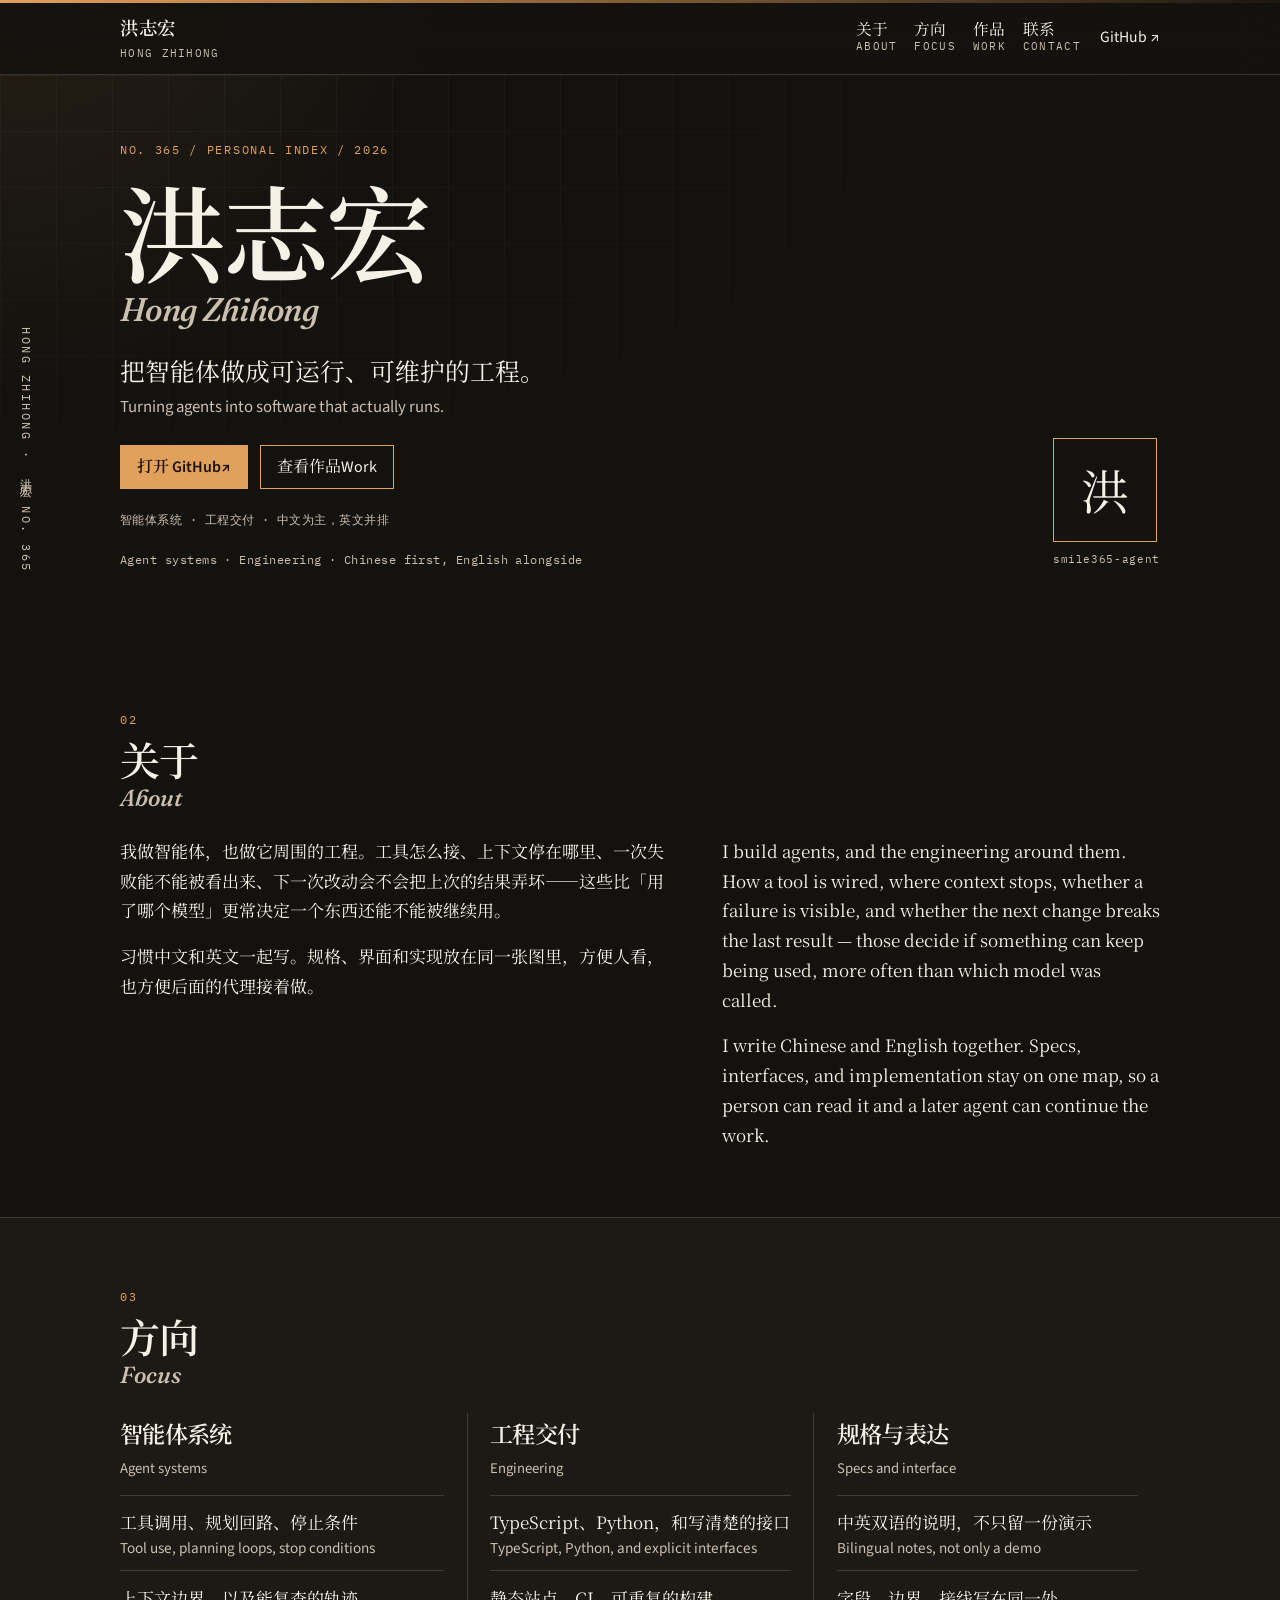
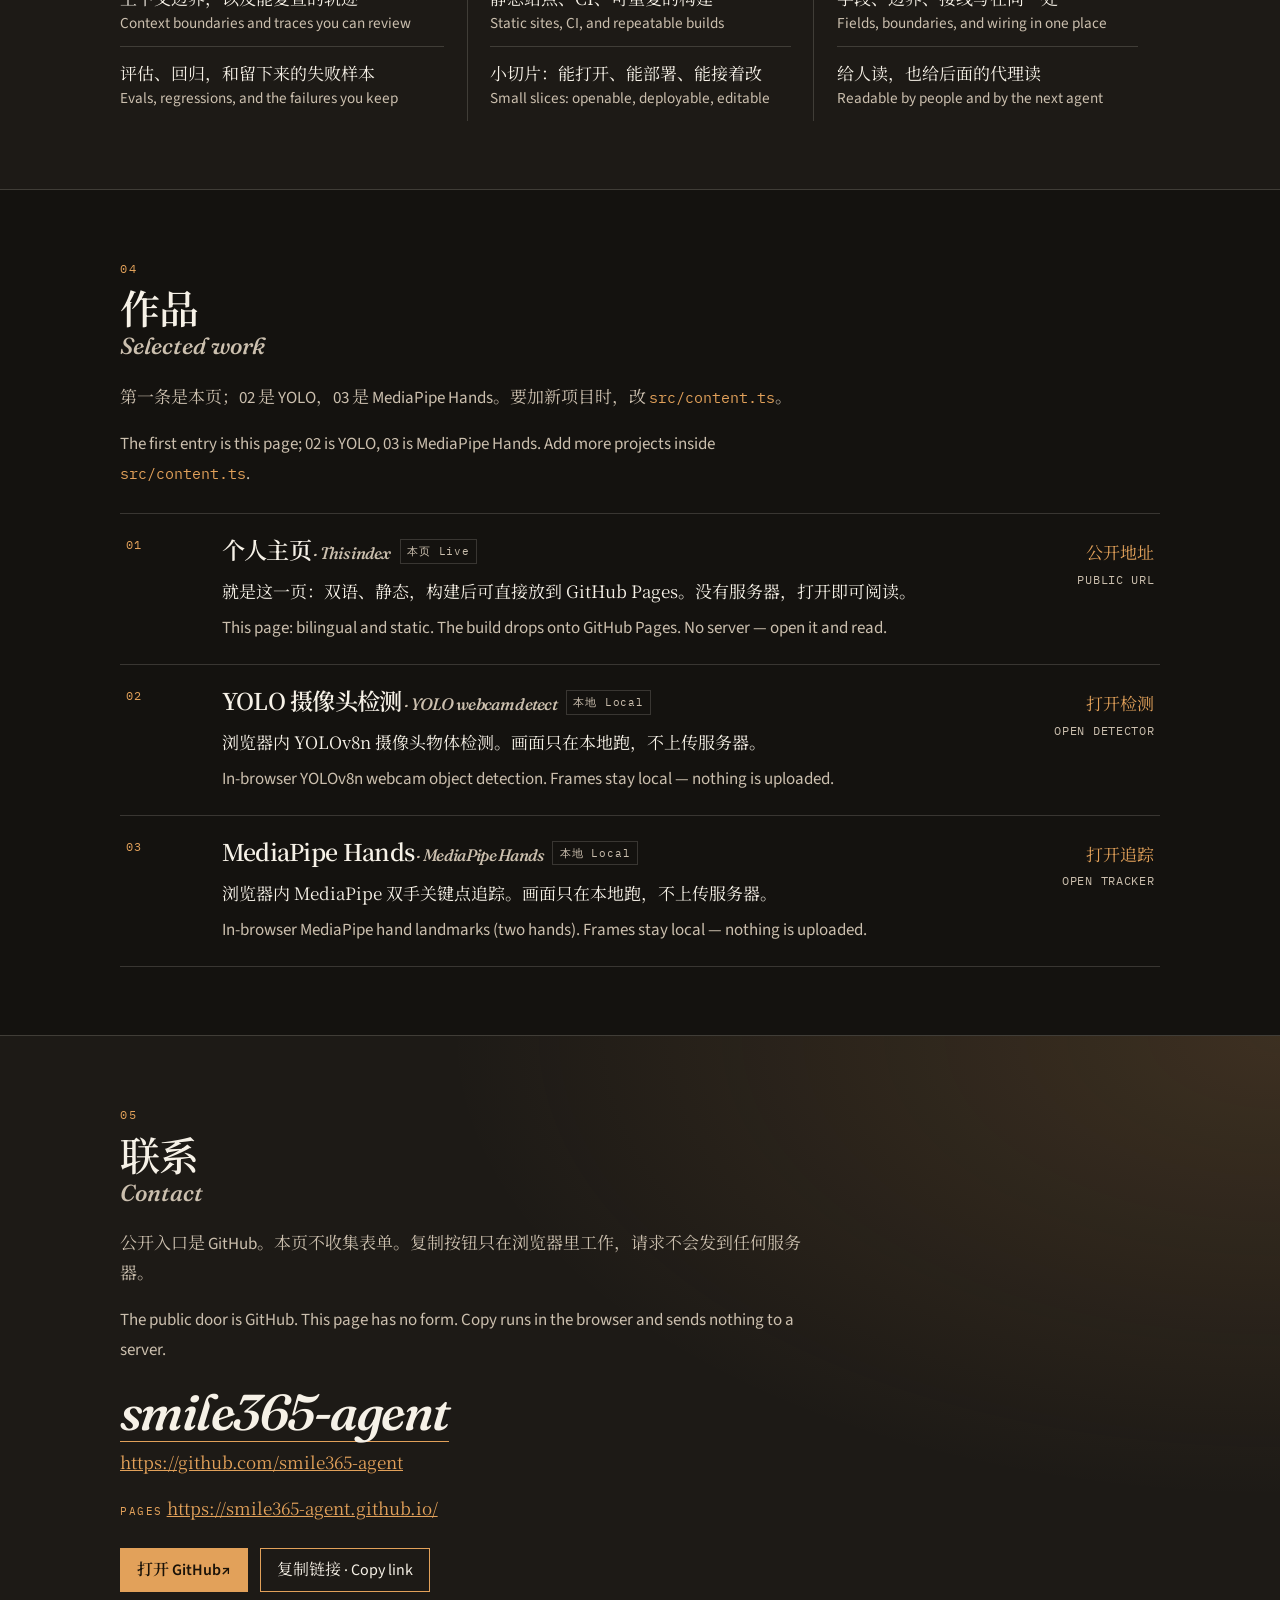
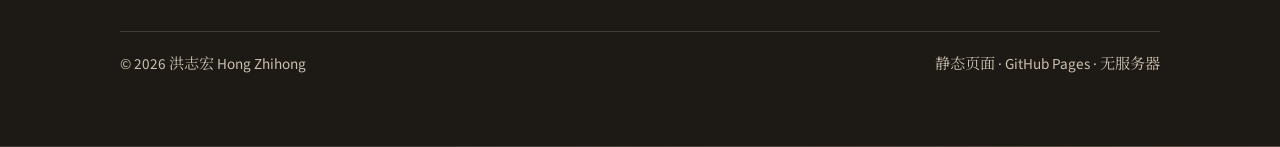
<file: index.html>
<!doctype html>
<html lang="zh-CN">
  <head>
    <meta charset="UTF-8" />
    <link rel="icon" type="image/svg+xml" href="./favicon.svg" />
    <meta name="viewport" content="width=device-width, initial-scale=1.0" />
    <meta name="theme-color" content="#14120f" />
    <meta
      name="description"
      content="洪志宏 Hong Zhihong。把智能体做成可运行、可维护的工程。Personal index for agent systems and engineering."
    />
    <meta name="author" content="洪志宏" />
    <link rel="canonical" href="https://smile365-agent.github.io/" />
    <meta property="og:title" content="洪志宏 · Hong Zhihong" />
    <meta
      property="og:description"
      content="把智能体做成可运行、可维护的工程。Turning agents into software that actually runs."
    />
    <meta property="og:type" content="website" />
    <meta property="og:url" content="https://smile365-agent.github.io/" />
    <meta property="og:locale" content="zh_CN" />
    <meta property="og:locale:alternate" content="en_US" />
    <link rel="preconnect" href="https://fonts.googleapis.com" />
    <link rel="preconnect" href="https://fonts.gstatic.com" crossorigin />
    <link
      href="https://fonts.googleapis.com/css2?family=Fraunces:ital,opsz,wght@0,9..144,560;1,9..144,500&family=IBM+Plex+Mono:wght@400;500&family=Noto+Serif+SC:wght@500;600&family=Source+Sans+3:ital,wght@0,400;0,600;1,400&display=swap"
      rel="stylesheet"
    />
    <title>洪志宏 · Hong Zhihong</title>
    <script type="module">
var e=(e,t)=>()=>(t||(e((t={exports:{}}).exports,t,t.exports),e=null),t.exports),t=e((e=>{var t=Symbol.for(`react.transitional.element`),n=Symbol.for(`react.portal`),r=Symbol.for(`react.fragment`),i=Symbol.for(`react.strict_mode`),a=Symbol.for(`react.profiler`),o=Symbol.for(`react.consumer`),s=Symbol.for(`react.context`),c=Symbol.for(`react.forward_ref`),l=Symbol.for(`react.suspense`),u=Symbol.for(`react.memo`),d=Symbol.for(`react.lazy`),f=Symbol.for(`react.activity`),p=Symbol.for(`react.view_transition`),m=Symbol.iterator;function h(e){return typeof e!=`object`||!e?null:(e=m&&e[m]||e[`@@iterator`],typeof e==`function`?e:null)}var g={isMounted:function(){return!1},enqueueForceUpdate:function(){},enqueueReplaceState:function(){},enqueueSetState:function(){}},_=Object.assign,v={};function y(e,t,n){this.props=e,this.context=t,this.refs=v,this.updater=n||g}y.prototype.isReactComponent={},y.prototype.setState=function(e,t){if(typeof e!=`object`&&typeof e!=`function`&&e!=null)throw Error(`takes an object of state variables to update or a function which returns an object of state variables.`);this.updater.enqueueSetState(this,e,t,`setState`)},y.prototype.forceUpdate=function(e){this.updater.enqueueForceUpdate(this,e,`forceUpdate`)};function b(){}b.prototype=y.prototype;function ee(e,t,n){this.props=e,this.context=t,this.refs=v,this.updater=n||g}var te=ee.prototype=new b;te.constructor=ee,_(te,y.prototype),te.isPureReactComponent=!0;var ne=Array.isArray;function re(){}var x={H:null,A:null,T:null,S:null},ie=Object.prototype.hasOwnProperty;function S(e,n,r){var i=r.ref;return{$$typeof:t,type:e,key:n,ref:i===void 0?null:i,props:r}}function ae(e,t){return S(e.type,t,e.props)}function oe(e){return typeof e==`object`&&!!e&&e.$$typeof===t}function se(e){var t={"=":`=0`,":":`=2`};return`$`+e.replace(/[=:]/g,function(e){return t[e]})}var ce=/\/+/g;function le(e,t){return typeof e==`object`&&e&&e.key!=null?se(``+e.key):t.toString(36)}function ue(e){switch(e.status){case`fulfilled`:return e.value;case`rejected`:throw e.reason;default:switch(typeof e.status==`string`?e.then(re,re):(e.status=`pending`,e.then(function(t){e.status===`pending`&&(e.status=`fulfilled`,e.value=t)},function(t){e.status===`pending`&&(e.status=`rejected`,e.reason=t)})),e.status){case`fulfilled`:return e.value;case`rejected`:throw e.reason}}throw e}function de(e,r,i,a,o){var s=typeof e;(s===`undefined`||s===`boolean`)&&(e=null);var c=!1;if(e===null)c=!0;else switch(s){case`bigint`:case`string`:case`number`:c=!0;break;case`object`:switch(e.$$typeof){case t:case n:c=!0;break;case d:return c=e._init,de(c(e._payload),r,i,a,o)}}if(c)return o=o(e),c=a===``?`.`+le(e,0):a,ne(o)?(i=``,c!=null&&(i=c.replace(ce,`$&/`)+`/`),de(o,r,i,``,function(e){return e})):o!=null&&(oe(o)&&(o=ae(o,i+(o.key==null||e&&e.key===o.key?``:(``+o.key).replace(ce,`$&/`)+`/`)+c)),r.push(o)),1;c=0;var l=a===``?`.`:a+`:`;if(ne(e))for(var u=0;u<e.length;u++)a=e[u],s=l+le(a,u),c+=de(a,r,i,s,o);else if(u=h(e),typeof u==`function`)for(e=u.call(e),u=0;!(a=e.next()).done;)a=a.value,s=l+le(a,u++),c+=de(a,r,i,s,o);else if(s===`object`){if(typeof e.then==`function`)return de(ue(e),r,i,a,o);throw r=String(e),Error(`Objects are not valid as a React child (found: `+(r===`[object Object]`?`object with keys {`+Object.keys(e).join(`, `)+`}`:r)+`). If you meant to render a collection of children, use an array instead.`)}return c}function fe(e,t,n){if(e==null)return e;var r=[],i=0;return de(e,r,``,``,function(e){return t.call(n,e,i++)}),r}function pe(e){if(e._status===-1){var t=e._result,n=t();n.then(function(t){(e._status===0||e._status===-1)&&(e._status=1,e._result=t,n.status===void 0&&(n.status=`fulfilled`,n.value=t))},function(t){(e._status===0||e._status===-1)&&(e._status=2,e._result=t,n.status===void 0&&(n.status=`rejected`,n.reason=t))}),e._status===-1&&(e._status=0,e._result=n)}if(e._status===1)return e._result.default;throw e._result}var me=typeof reportError==`function`?reportError:function(e){if(typeof window==`object`&&typeof window.ErrorEvent==`function`){var t=new window.ErrorEvent(`error`,{bubbles:!0,cancelable:!0,message:typeof e==`object`&&e&&typeof e.message==`string`?String(e.message):String(e),error:e});if(!window.dispatchEvent(t))return}else if(typeof process==`object`&&typeof process.emit==`function`){process.emit(`uncaughtException`,e);return}console.error(e)};function he(e){var t=x.T,n={};n.types=t===null?null:t.types,x.T=n;try{var r=e(),i=x.S;i!==null&&i(n,r),typeof r==`object`&&r&&typeof r.then==`function`&&r.then(re,me)}catch(e){me(e)}finally{t!==null&&n.types!==null&&(t.types=n.types),x.T=t}}function ge(e){var t=x.T;if(t!==null){var n=t.types;n===null?t.types=[e]:n.indexOf(e)===-1&&n.push(e)}else he(ge.bind(null,e))}var _e={map:fe,forEach:function(e,t,n){fe(e,function(){t.apply(this,arguments)},n)},count:function(e){var t=0;return fe(e,function(){t++}),t},toArray:function(e){return fe(e,function(e){return e})||[]},only:function(e){if(!oe(e))throw Error(`React.Children.only expected to receive a single React element child.`);return e}};e.Activity=f,e.Children=_e,e.Component=y,e.Fragment=r,e.Profiler=a,e.PureComponent=ee,e.StrictMode=i,e.Suspense=l,e.ViewTransition=p,e.__CLIENT_INTERNALS_DO_NOT_USE_OR_WARN_USERS_THEY_CANNOT_UPGRADE=x,e.__COMPILER_RUNTIME={__proto__:null,c:function(e){return x.H.useMemoCache(e)}},e.addTransitionType=ge,e.cache=function(e){return function(){return e.apply(null,arguments)}},e.cacheSignal=function(){return null},e.cloneElement=function(e,t,n){if(e==null)throw Error(`The argument must be a React element, but you passed `+e+`.`);var r=_({},e.props),i=e.key;if(t!=null)for(a in t.key!==void 0&&(i=``+t.key),t)!ie.call(t,a)||a===`key`||a===`__self`||a===`__source`||a===`ref`&&t.ref===void 0||(r[a]=t[a]);var a=arguments.length-2;if(a===1)r.children=n;else if(1<a){for(var o=Array(a),s=0;s<a;s++)o[s]=arguments[s+2];r.children=o}return S(e.type,i,r)},e.createContext=function(e){return e={$$typeof:s,_currentValue:e,_currentValue2:e,_threadCount:0,Provider:null,Consumer:null},e.Provider=e,e.Consumer={$$typeof:o,_context:e},e},e.createElement=function(e,t,n){var r,i={},a=null;if(t!=null)for(r in t.key!==void 0&&(a=``+t.key),t)ie.call(t,r)&&r!==`key`&&r!==`__self`&&r!==`__source`&&(i[r]=t[r]);var o=arguments.length-2;if(o===1)i.children=n;else if(1<o){for(var s=Array(o),c=0;c<o;c++)s[c]=arguments[c+2];i.children=s}if(e&&e.defaultProps)for(r in o=e.defaultProps,o)i[r]===void 0&&(i[r]=o[r]);return S(e,a,i)},e.createRef=function(){return{current:null}},e.forwardRef=function(e){return{$$typeof:c,render:e}},e.isValidElement=oe,e.lazy=function(e){return{$$typeof:d,_payload:{_status:-1,_result:e},_init:pe}},e.memo=function(e,t){return{$$typeof:u,type:e,compare:t===void 0?null:t}},e.startTransition=he,e.unstable_useCacheRefresh=function(){return x.H.useCacheRefresh()},e.use=function(e){return x.H.use(e)},e.useActionState=function(e,t,n){return x.H.useActionState(e,t,n)},e.useCallback=function(e,t){return x.H.useCallback(e,t)},e.useContext=function(e){return x.H.useContext(e)},e.useDebugValue=function(){},e.useDeferredValue=function(e,t){return x.H.useDeferredValue(e,t)},e.useEffect=function(e,t){return x.H.useEffect(e,t)},e.useEffectEvent=function(e){return x.H.useEffectEvent(e)},e.useId=function(){return x.H.useId()},e.useImperativeHandle=function(e,t,n){return x.H.useImperativeHandle(e,t,n)},e.useInsertionEffect=function(e,t){return x.H.useInsertionEffect(e,t)},e.useLayoutEffect=function(e,t){return x.H.useLayoutEffect(e,t)},e.useMemo=function(e,t){return x.H.useMemo(e,t)},e.useOptimistic=function(e,t){return x.H.useOptimistic(e,t)},e.useReducer=function(e,t,n){return x.H.useReducer(e,t,n)},e.useRef=function(e){return x.H.useRef(e)},e.useState=function(e){return x.H.useState(e)},e.useSyncExternalStore=function(e,t,n){return x.H.useSyncExternalStore(e,t,n)},e.useTransition=function(){return x.H.useTransition()},e.version=`19.3.1`})),n=e(((e,n)=>{n.exports=t()})),r=e((e=>{function t(e,t){var n=e.length;e.push(t);a:for(;0<n;){var r=n-1>>>1,a=e[r];if(0<i(a,t))e[r]=t,e[n]=a,n=r;else break a}}function n(e){return e.length===0?null:e[0]}function r(e){if(e.length===0)return null;var t=e[0],n=e.pop();if(n!==t){e[0]=n;a:for(var r=0,a=e.length,o=a>>>1;r<o;){var s=2*(r+1)-1,c=e[s],l=s+1,u=e[l];if(0>i(c,n))l<a&&0>i(u,c)?(e[r]=u,e[l]=n,r=l):(e[r]=c,e[s]=n,r=s);else if(l<a&&0>i(u,n))e[r]=u,e[l]=n,r=l;else break a}}return t}function i(e,t){var n=e.sortIndex-t.sortIndex;return n===0?e.id-t.id:n}if(e.unstable_now=void 0,typeof performance==`object`&&typeof performance.now==`function`){var a=performance;e.unstable_now=function(){return a.now()}}else{var o=Date,s=o.now();e.unstable_now=function(){return o.now()-s}}var c=[],l=[],u=1,d=null,f=3,p=!1,m=!1,h=!1,g=!1,_=typeof setTimeout==`function`?setTimeout:null,v=typeof clearTimeout==`function`?clearTimeout:null,y=typeof setImmediate<`u`?setImmediate:null;function b(e){for(var i=n(l);i!==null;){if(i.callback===null)r(l);else if(i.startTime<=e)r(l),i.sortIndex=i.expirationTime,t(c,i);else break;i=n(l)}}function ee(e){if(h=!1,b(e),!m){if(n(c)!==null)m=!0,te||(te=!0,ae());else{var t=n(l);t!==null&&ce(ee,t.startTime-e)}}}var te=!1,ne=-1,re=5,x=-1;function ie(){return g?!0:!(e.unstable_now()-x<re)}function S(){if(g=!1,te){var t=e.unstable_now();x=t;var i=!0;try{a:{m=!1,h&&(h=!1,v(ne),ne=-1),p=!0;var a=f;try{b:{for(b(t),d=n(c);d!==null&&!(d.expirationTime>t&&ie());){var o=d.callback;if(typeof o==`function`){d.callback=null,f=d.priorityLevel;var s=o(d.expirationTime<=t);if(t=e.unstable_now(),typeof s==`function`){d.callback=s,b(t),i=!0;break b}d===n(c)&&r(c),b(t)}else r(c);d=n(c)}if(d!==null)i=!0;else{var u=n(l);u!==null&&ce(ee,u.startTime-t),i=!1}}break a}finally{d=null,f=a,p=!1}i=void 0}}finally{i?ae():te=!1}}}var ae;if(typeof y==`function`)ae=function(){y(S)};else if(typeof MessageChannel<`u`){var oe=new MessageChannel,se=oe.port2;oe.port1.onmessage=S,ae=function(){se.postMessage(null)}}else ae=function(){_(S,0)};function ce(t,n){ne=_(function(){t(e.unstable_now())},n)}e.unstable_IdlePriority=5,e.unstable_ImmediatePriority=1,e.unstable_LowPriority=4,e.unstable_NormalPriority=3,e.unstable_Profiling=null,e.unstable_UserBlockingPriority=2,e.unstable_cancelCallback=function(e){e.callback=null},e.unstable_forceFrameRate=function(e){0>e||125<e?console.error(`forceFrameRate takes a positive int between 0 and 125, forcing frame rates higher than 125 fps is not supported`):re=0<e?Math.floor(1e3/e):5},e.unstable_getCurrentPriorityLevel=function(){return f},e.unstable_next=function(e){switch(f){case 1:case 2:case 3:var t=3;break;default:t=f}var n=f;f=t;try{return e()}finally{f=n}},e.unstable_requestPaint=function(){g=!0},e.unstable_runWithPriority=function(e,t){switch(e){case 1:case 2:case 3:case 4:case 5:break;default:e=3}var n=f;f=e;try{return t()}finally{f=n}},e.unstable_scheduleCallback=function(r,i,a){var o=e.unstable_now();switch(typeof a==`object`&&a?(a=a.delay,a=typeof a==`number`&&0<a?o+a:o):a=o,r){case 1:var s=-1;break;case 2:s=250;break;case 5:s=1073741823;break;case 4:s=1e4;break;default:s=5e3}return s=a+s,r={id:u++,callback:i,priorityLevel:r,startTime:a,expirationTime:s,sortIndex:-1},a>o?(r.sortIndex=a,t(l,r),n(c)===null&&r===n(l)&&(h?(v(ne),ne=-1):h=!0,ce(ee,a-o))):(r.sortIndex=s,t(c,r),m||p||(m=!0,te||(te=!0,ae()))),r},e.unstable_shouldYield=ie,e.unstable_wrapCallback=function(e){var t=f;return function(){var n=f;f=t;try{return e.apply(this,arguments)}finally{f=n}}}})),i=e(((e,t)=>{t.exports=r()})),a=e((e=>{var t=n();function r(e){var t=`https://react.dev/errors/`+e;if(1<arguments.length){t+=`?args[]=`+encodeURIComponent(arguments[1]);for(var n=2;n<arguments.length;n++)t+=`&args[]=`+encodeURIComponent(arguments[n])}return`Minified React error #`+e+`; visit `+t+` for the full message or use the non-minified dev environment for full errors and additional helpful warnings.`}function i(){}var a={d:{f:i,r:function(){throw Error(r(522))},D:i,C:i,L:i,m:i,X:i,S:i,M:i},p:0,findDOMNode:null},o=Symbol.for(`react.portal`),s=Symbol.for(`react.recoverable`),c=Symbol.for(`react.optimistic_key`);function l(e,t,n){var r=3<arguments.length&&arguments[3]!==void 0?arguments[3]:null;return{$$typeof:o,key:r==null?null:r===c?c:``+r,children:e,containerInfo:t,implementation:n}}var u=t.__CLIENT_INTERNALS_DO_NOT_USE_OR_WARN_USERS_THEY_CANNOT_UPGRADE;function d(e,t){if(e===`font`)return``;if(typeof t==`string`)return t===`use-credentials`?t:``}e.__DOM_INTERNALS_DO_NOT_USE_OR_WARN_USERS_THEY_CANNOT_UPGRADE=a,e.browser=function(e){return{$$typeof:s,_reason:e}},e.createPortal=function(e,t){var n=2<arguments.length&&arguments[2]!==void 0?arguments[2]:null;if(!t||t.nodeType!==1&&t.nodeType!==9&&t.nodeType!==11)throw Error(r(299));return l(e,t,null,n)},e.flushSync=function(e){var t=u.T,n=a.p;try{if(u.T=null,a.p=2,e)return e()}finally{u.T=t,a.p=n,a.d.f()}},e.preconnect=function(e,t){typeof e==`string`&&(t?(t=t.crossOrigin,t=typeof t==`string`?t===`use-credentials`?t:``:void 0):t=null,a.d.C(e,t))},e.prefetchDNS=function(e){typeof e==`string`&&a.d.D(e)},e.preinit=function(e,t){if(typeof e==`string`&&t&&typeof t.as==`string`){var n=t.as,r=d(n,t.crossOrigin),i=typeof t.integrity==`string`?t.integrity:void 0,o=typeof t.fetchPriority==`string`?t.fetchPriority:void 0;n===`style`?a.d.S(e,typeof t.precedence==`string`?t.precedence:void 0,{crossOrigin:r,integrity:i,fetchPriority:o}):n===`script`&&a.d.X(e,{crossOrigin:r,integrity:i,fetchPriority:o,nonce:typeof t.nonce==`string`?t.nonce:void 0})}},e.preinitModule=function(e,t){if(typeof e==`string`){if(typeof t==`object`&&t){if(t.as==null||t.as===`script`){var n=d(t.as,t.crossOrigin);a.d.M(e,{crossOrigin:n,integrity:typeof t.integrity==`string`?t.integrity:void 0,nonce:typeof t.nonce==`string`?t.nonce:void 0,fetchPriority:typeof t.fetchPriority==`string`?t.fetchPriority:void 0})}}else t??a.d.M(e)}},e.preload=function(e,t){if(typeof e==`string`&&typeof t==`object`&&t&&typeof t.as==`string`){var n=t.as,r=d(n,t.crossOrigin);a.d.L(e,n,{crossOrigin:r,integrity:typeof t.integrity==`string`?t.integrity:void 0,nonce:typeof t.nonce==`string`?t.nonce:void 0,type:typeof t.type==`string`?t.type:void 0,fetchPriority:typeof t.fetchPriority==`string`?t.fetchPriority:void 0,referrerPolicy:typeof t.referrerPolicy==`string`?t.referrerPolicy:void 0,imageSrcSet:typeof t.imageSrcSet==`string`?t.imageSrcSet:void 0,imageSizes:typeof t.imageSizes==`string`?t.imageSizes:void 0,media:typeof t.media==`string`?t.media:void 0})}},e.preloadModule=function(e,t){if(typeof e==`string`){if(t){var n=d(t.as,t.crossOrigin);a.d.m(e,{as:typeof t.as==`string`&&t.as!==`script`?t.as:void 0,crossOrigin:n,integrity:typeof t.integrity==`string`?t.integrity:void 0,nonce:typeof t.nonce==`string`?t.nonce:void 0,fetchPriority:typeof t.fetchPriority==`string`?t.fetchPriority:void 0})}else a.d.m(e)}},e.requestFormReset=function(e){a.d.r(e)},e.unstable_batchedUpdates=function(e,t){return e(t)},e.useFormState=function(e,t,n){return u.H.useFormState(e,t,n)},e.useFormStatus=function(){return u.H.useHostTransitionStatus()},e.version=`19.3.1`})),o=e(((e,t)=>{function n(){if(typeof __REACT_DEVTOOLS_GLOBAL_HOOK__<`u`&&typeof __REACT_DEVTOOLS_GLOBAL_HOOK__.checkDCE==`function`)try{__REACT_DEVTOOLS_GLOBAL_HOOK__.checkDCE(n)}catch(e){console.error(e)}}n(),t.exports=a()})),s=e((e=>{var t=i(),r=n(),a=o();function s(e){var t=`https://react.dev/errors/`+e;if(1<arguments.length){t+=`?args[]=`+encodeURIComponent(arguments[1]);for(var n=2;n<arguments.length;n++)t+=`&args[]=`+encodeURIComponent(arguments[n])}return`Minified React error #`+e+`; visit `+t+` for the full message or use the non-minified dev environment for full errors and additional helpful warnings.`}function c(e){return!(!e||e.nodeType!==1&&e.nodeType!==9&&e.nodeType!==11)}function l(e){for(var t=e,n=t;n&&!n.alternate;)t=n,t.flags&4098&&(e=t.return),n=t.return;for(;t.return;)t=t.return;return t.tag===3?e:null}function u(e){if(e.tag===13){var t=e.memoizedState;if(t===null&&(e=e.alternate,e!==null&&(t=e.memoizedState)),t!==null)return t.dehydrated}return null}function d(e){if(e.tag===31){var t=e.memoizedState;if(t===null&&(e=e.alternate,e!==null&&(t=e.memoizedState)),t!==null)return t.dehydrated}return null}function f(e){if(l(e)!==e)throw Error(s(188))}function p(e){var t=e.alternate;if(!t){if(t=l(e),t===null)throw Error(s(188));return t===e?e:null}for(var n=e,r=t;;){var i=n.return;if(i===null)break;var a=i.alternate;if(a===null){if(r=i.return,r!==null){n=r;continue}break}if(i.child===a.child){for(a=i.child;a;){if(a===n)return f(i),e;if(a===r)return f(i),t;a=a.sibling}throw Error(s(188))}if(n.return!==r.return)n=i,r=a;else{for(var o=!1,c=i.child;c;){if(c===n){o=!0,n=i,r=a;break}if(c===r){o=!0,r=i,n=a;break}c=c.sibling}if(!o){for(c=a.child;c;){if(c===n){o=!0,n=a,r=i;break}if(c===r){o=!0,r=a,n=i;break}c=c.sibling}if(!o)throw Error(s(189))}}if(n.alternate!==r)throw Error(s(190))}if(n.tag!==3)throw Error(s(188));return n.stateNode.current===n?e:t}function m(e){var t=e.tag;if(t===5||t===26||t===27||t===6)return e;for(e=e.child;e!==null;){if(t=m(e),t!==null)return t;e=e.sibling}return null}function h(e,t,n,r,i,a){for(;e!==null;){if((e.tag===5||e.tag===27||e.tag===6)&&n(e,r,i,a)||(e.tag!==22||e.memoizedState===null)&&(t||e.tag!==5&&e.tag!==27)&&h(e.child,t,n,r,i,a))return!0;e=e.sibling}return!1}function g(e){for(e=e.return;e!==null;){if(e.tag===3||e.tag===5||e.tag===27)return e;e=e.return}return null}function _(e){var t=!1;for(e=e.return;e!==null&&(e.tag===4&&(t=!0),e.tag!==3&&e.tag!==5&&e.tag!==27);)e=e.return;return t}function v(e){var t=[null,null],n=g(e);return n===null||y(t,e,n.child,{foundSelf:!1}),t}function y(e,t,n,r){for(;n!==null;){if(n===t)r.foundSelf=!0;else if(n.tag===5||n.tag===27||n.tag===6){if(r.foundSelf)return e[1]=n,!0;e[0]=n}else if((n.tag!==22||n.memoizedState===null)&&y(e,t,n.child,r))return!0;n=n.sibling}return!1}function b(e){switch(e.tag){case 5:case 27:case 6:return e.stateNode;case 3:return e.stateNode.containerInfo;default:throw Error(s(559))}}var ee=null,te=null;function ne(e,t,n){return e===n||e===t&&(ee=e,!0)}function re(e,t,n){return e===n?(te=e,!1):e===t&&(te!==null&&(ee=e),!0)}function x(e){if(e===null)return null;do e=e===null?null:e.return;while(e&&e.tag!==5&&e.tag!==27&&e.tag!==3);return e||null}function ie(e,t,n){for(var r=0,i=e;i;i=n(i))r++;i=0;for(var a=t;a;a=n(a))i++;for(;0<r-i;)e=n(e),r--;for(;0<i-r;)t=n(t),i--;for(;r--;){if(e===t||t!==null&&e===t.alternate)return e;e=n(e),t=n(t)}return null}var S=Object.assign,ae=Symbol.for(`react.element`),oe=Symbol.for(`react.transitional.element`),se=Symbol.for(`react.portal`),ce=Symbol.for(`react.fragment`),le=Symbol.for(`react.strict_mode`),ue=Symbol.for(`react.profiler`),de=Symbol.for(`react.consumer`),fe=Symbol.for(`react.context`),pe=Symbol.for(`react.forward_ref`),me=Symbol.for(`react.suspense`),he=Symbol.for(`react.suspense_list`),ge=Symbol.for(`react.memo`),_e=Symbol.for(`react.lazy`),ve=Symbol.for(`react.activity`),ye=Symbol.for(`react.legacy_hidden`),be=Symbol.for(`react.memo_cache_sentinel`),xe=Symbol.for(`react.view_transition`),Se=Symbol.for(`react.recoverable`),Ce=Symbol.iterator;function we(e){return typeof e!=`object`||!e?null:(e=Ce&&e[Ce]||e[`@@iterator`],typeof e==`function`?e:null)}var Te=Symbol.for(`react.client.reference`);function Ee(e){if(e==null)return null;if(typeof e==`function`)return e.$$typeof===Te?null:e.displayName||e.name||null;if(typeof e==`string`)return e;switch(e){case ce:return`Fragment`;case ue:return`Profiler`;case le:return`StrictMode`;case me:return`Suspense`;case he:return`SuspenseList`;case ve:return`Activity`;case xe:return`ViewTransition`}if(typeof e==`object`)switch(e.$$typeof){case se:return`Portal`;case fe:return e.displayName||`Context`;case de:return(e._context.displayName||`Context`)+`.Consumer`;case pe:var t=e.render;return e=e.displayName,e||=(e=t.displayName||t.name||``,e===``?`ForwardRef`:`ForwardRef(`+e+`)`),e;case ge:return t=e.displayName||null,t===null?Ee(e.type)||`Memo`:t;case _e:t=e._payload,e=e._init;try{return Ee(e(t))}catch{}}return null}var De=Array.isArray,C=r.__CLIENT_INTERNALS_DO_NOT_USE_OR_WARN_USERS_THEY_CANNOT_UPGRADE,w=a.__DOM_INTERNALS_DO_NOT_USE_OR_WARN_USERS_THEY_CANNOT_UPGRADE,Oe={pending:!1,data:null,method:null,action:null},ke=[],Ae=-1;function je(e){return{current:e}}function Me(e){0>Ae||(e.current=ke[Ae],ke[Ae]=null,Ae--)}function T(e,t){Ae++,ke[Ae]=e.current,e.current=t}var Ne=je(null),Pe=je(null),Fe=je(null),Ie=je(null);function Le(e,t){switch(T(Fe,t),T(Pe,e),T(Ne,null),t.nodeType){case 9:case 11:e=(e=t.documentElement)&&(e=e.namespaceURI)?up(e):0;break;default:if(e=t.tagName,t=t.namespaceURI)t=up(t),e=dp(t,e);else switch(e){case`svg`:e=1;break;case`math`:e=2;break;default:e=0}}Me(Ne),T(Ne,e)}function Re(){Me(Ne),Me(Pe),Me(Fe)}function ze(e){var t=e.memoizedState;t!==null&&(sh._currentValue=t.memoizedState,T(Ie,e)),t=Ne.current;var n=dp(t,e.type);t!==n&&(T(Pe,e),T(Ne,n))}function Be(e){Pe.current===e&&(Me(Ne),Me(Pe)),Ie.current===e&&(Me(Ie),sh._currentValue=Oe)}var Ve,He;function Ue(e){if(Ve===void 0)try{throw Error()}catch(e){var t=e.stack.trim().match(/\n( *(at )?)/);Ve=t&&t[1]||``,He=-1<e.stack.indexOf(`
    at`)?` (<anonymous>)`:-1<e.stack.indexOf(`@`)?`@unknown:0:0`:``}return`
`+Ve+e+He}var We=!1;function Ge(e,t){if(!e||We)return``;We=!0;var n=Error.prepareStackTrace;Error.prepareStackTrace=void 0;try{var r={DetermineComponentFrameRoot:function(){try{if(t){var n=function(){throw Error()};if(Object.defineProperty(n.prototype,"props",{set:function(){throw Error()}}),typeof Reflect==`object`&&Reflect.construct){try{Reflect.construct(n,[])}catch(e){var r=e}Reflect.construct(e,[],n)}else{try{n.call()}catch(e){r=e}n=!1;try{var i=Object.getOwnPropertyDescriptor(e.prototype,`props`);Object.defineProperty(e.prototype,"props",{configurable:!0,set:function(){throw Error()}}),n=!0,new e}finally{n&&(i===void 0?delete e.prototype.props:Object.defineProperty(e.prototype,"props",i))}}}else{try{throw Error()}catch(e){r=e}(n=e())&&typeof n.catch==`function`&&n.catch(function(){})}}catch(e){if(e&&r&&typeof e.stack==`string`)return[e.stack,r.stack]}return[null,null]}};r.DetermineComponentFrameRoot.displayName=`DetermineComponentFrameRoot`;var i=Object.getOwnPropertyDescriptor(r.DetermineComponentFrameRoot,`name`);i&&i.configurable&&Object.defineProperty(r.DetermineComponentFrameRoot,"name",{value:`DetermineComponentFrameRoot`});var a=r.DetermineComponentFrameRoot(),o=a[0],s=a[1];if(o&&s){var c=o.split(`
`),l=s.split(`
`);for(i=r=0;r<c.length&&!c[r].includes(`DetermineComponentFrameRoot`);)r++;for(;i<l.length&&!l[i].includes(`DetermineComponentFrameRoot`);)i++;if(r===c.length||i===l.length)for(r=c.length-1,i=l.length-1;1<=r&&0<=i&&c[r]!==l[i];)i--;for(;1<=r&&0<=i;r--,i--)if(c[r]!==l[i]){if(r!==1||i!==1)do if(r--,i--,0>i||c[r]!==l[i]){var u=`
`+c[r].replace(` at new `,` at `);return e.displayName&&u.includes(`<anonymous>`)&&(u=u.replace(`<anonymous>`,e.displayName)),u}while(1<=r&&0<=i);break}}}finally{We=!1,Error.prepareStackTrace=n}return(n=e?e.displayName||e.name:``)?Ue(n):``}function Ke(e,t){switch(e.tag){case 26:case 27:case 5:return Ue(e.type);case 16:return Ue(`Lazy`);case 13:return e.child!==t&&t!==null?Ue(`Suspense Fallback`):Ue(`Suspense`);case 19:return Ue(`SuspenseList`);case 0:case 15:return Ge(e.type,!1);case 11:return Ge(e.type.render,!1);case 1:return Ge(e.type,!0);case 31:return Ue(`Activity`);case 30:return Ue(`ViewTransition`);default:return``}}function qe(e){try{var t=``,n=null;do t+=Ke(e,n),n=e,e=e.return;while(e);return t}catch(e){return`
Error generating stack: `+e.message+`
`+e.stack}}var Je=Object.prototype.hasOwnProperty,Ye=t.unstable_scheduleCallback,Xe=t.unstable_cancelCallback,Ze=t.unstable_shouldYield,Qe=t.unstable_requestPaint,$e=t.unstable_now,et=t.unstable_getCurrentPriorityLevel,tt=t.unstable_ImmediatePriority,nt=t.unstable_UserBlockingPriority,rt=t.unstable_NormalPriority,it=t.unstable_LowPriority,at=t.unstable_IdlePriority,ot=t.log,st=t.unstable_setDisableYieldValue,ct=null,lt=null;function ut(e){if(typeof ot==`function`&&st(e),lt&&typeof lt.setStrictMode==`function`)try{lt.setStrictMode(ct,e)}catch{}}var dt=Math.clz32?Math.clz32:mt,ft=Math.log,pt=Math.LN2;function mt(e){return e>>>=0,e===0?32:31-(ft(e)/pt|0)|0}var ht=256,gt=262144,_t=4194304;function vt(e){var t=e&42;if(t!==0)return t;switch(e&-e){case 1:return 1;case 2:return 2;case 4:return 4;case 8:return 8;case 16:return 16;case 32:return 32;case 64:return 64;case 128:return 128;case 256:case 512:case 1024:case 2048:case 4096:case 8192:case 16384:case 32768:case 65536:case 131072:return e&-e;case 262144:case 524288:case 1048576:case 2097152:return e&3932160;case 4194304:case 8388608:case 16777216:case 33554432:return e&62914560;case 67108864:return 67108864;case 134217728:return 134217728;case 268435456:return 268435456;case 536870912:return 536870912;case 1073741824:return 0;default:return e}}function yt(e,t,n){var r=e.pendingLanes;if(r===0)return 0;var i=0,a=e.suspendedLanes,o=e.pingedLanes;e=e.warmLanes;var s=r&134217727;return s===0?(s=r&~a,s===0?o===0?n||(n=r&~e,n!==0&&(i=vt(n))):i=vt(o):i=vt(s)):(r=s&~a,r===0?(o&=s,o===0?n||(n=s&~e,n!==0&&(i=vt(n))):i=vt(o)):i=vt(r)),i===0?0:t!==0&&t!==i&&(t&a)===0&&(a=i&-i,n=t&-t,a>=n||a===32&&n&4194048)?t:i}function bt(e,t){return(e.pendingLanes&~(e.suspendedLanes&~e.pingedLanes)&t)===0}function xt(e,t){t&8&&(t|=t&32);var n=e.entangledLanes;if(n!==0)for(e=e.entanglements,n&=t;0<n;){var r=31-dt(n),i=1<<r;t|=e[r],n&=~i}return t}function St(e,t){switch(e){case 1:case 2:case 4:case 8:case 64:return t+250;case 16:case 32:case 128:case 256:case 512:case 1024:case 2048:case 4096:case 8192:case 16384:case 32768:case 65536:case 131072:case 262144:case 524288:case 1048576:case 2097152:return t+5e3;case 4194304:case 8388608:case 16777216:case 33554432:return-1;case 67108864:case 134217728:case 268435456:case 536870912:case 1073741824:return-1;default:return-1}}function Ct(){var e=_t;return _t<<=1,!(_t&62914560)&&(_t=4194304),e}function wt(e){for(var t=[],n=0;31>n;n++)t.push(e);return t}function Tt(e,t){e.pendingLanes|=t,t!==268435456&&(e.suspendedLanes=0,e.pingedLanes=0,e.warmLanes=0)}function Et(e,t,n,r,i,a){var o=e.pendingLanes;e.pendingLanes=n,e.suspendedLanes=0,e.pingedLanes=0,e.warmLanes=0,e.expiredLanes&=n,e.entangledLanes&=n,e.errorRecoveryDisabledLanes&=n,e.shellSuspendCounter=0;var s=e.entanglements,c=e.expirationTimes,l=e.hiddenUpdates;for(n=o&~n;0<n;){var u=31-dt(n),d=1<<u;s[u]=0,c[u]=-1;var f=l[u];if(f!==null)for(l[u]=null,u=0;u<f.length;u++){var p=f[u];p!==null&&(p.lane&=-536870913)}n&=~d}r!==0&&Dt(e,r,0),a!==0&&i===0&&e.tag!==0&&(e.suspendedLanes|=a&~(o&~t))}function Dt(e,t,n){e.pendingLanes|=t,e.suspendedLanes&=~t;var r=31-dt(t);e.entangledLanes|=t,e.entanglements[r]=e.entanglements[r]|1073741824|n&261930}function Ot(e,t){var n=e.entangledLanes|=t;for(e=e.entanglements;n;){var r=31-dt(n),i=1<<r;i&t|e[r]&t&&(e[r]|=t),n&=~i}}function kt(e,t){var n=t&-t;return n=n&42?1:At(n),(n&(e.suspendedLanes|t))===0?n:0}function At(e){switch(e){case 2:e=1;break;case 8:e=4;break;case 32:e=16;break;case 256:case 512:case 1024:case 2048:case 4096:case 8192:case 16384:case 32768:case 65536:case 131072:case 262144:case 524288:case 1048576:case 2097152:case 4194304:case 8388608:case 16777216:case 33554432:e=128;break;case 268435456:e=134217728;break;default:e=0}return e}function jt(e){return e&=-e,2<e?8<e?e&134217727?32:268435456:8:2}function Mt(){var e=w.p;return e===0?(e=window.event,e===void 0?32:Ch(e.type)):e}function Nt(e,t){var n=w.p;try{return w.p=e,t()}finally{w.p=n}}var Pt=Math.random().toString(36).slice(2),Ft=`__reactFiber$`+Pt,It=`__reactProps$`+Pt,Lt=`__reactContainer$`+Pt,Rt=`__reactEvents$`+Pt,zt=`__reactListeners$`+Pt,Bt=`__reactHandles$`+Pt,Vt=`__reactResources$`+Pt,Ht=`__reactMarker$`+Pt,Ut=`__reactLoad$`+Pt;function Wt(e){delete e[Ft],delete e[It],delete e[zt],delete e[Bt]}function Gt(e){var t;if(t=e[Ft])return t;for(var n=e.parentNode;n;){if(t=n[Lt]||n[Ft]){if(n=t.alternate,t.child!==null||n!==null&&n.child!==null)for(e=fm(e);e!==null;){if(n=e[Ft])return n;e=fm(e)}return t}e=n,n=e.parentNode}return null}function Kt(e){if(e=e[Ft]||e[Lt]){var t=e.tag;if(t===5||t===6||t===13||t===31||t===26||t===27||t===3)return e}return null}function qt(e){var t=e.tag;if(t===5||t===26||t===27||t===6)return e.stateNode;throw Error(s(33))}function Jt(e){var t=e[Vt];return t||=e[Vt]={hoistableStyles:new Map,hoistableScripts:new Map},t}function E(e){e[Ht]=!0}function Yt(e){e[Ut]=void 0}var Xt=new Set,Zt={};function Qt(e,t){$t(e,t),$t(e+`Capture`,t)}function $t(e,t){for(Zt[e]=t,e=0;e<t.length;e++)Xt.add(t[e])}var en=RegExp(`^[:A-Z_a-z\\u00C0-\\u00D6\\u00D8-\\u00F6\\u00F8-\\u02FF\\u0370-\\u037D\\u037F-\\u1FFF\\u200C-\\u200D\\u2070-\\u218F\\u2C00-\\u2FEF\\u3001-\\uD7FF\\uF900-\\uFDCF\\uFDF0-\\uFFFD][:A-Z_a-z\\u00C0-\\u00D6\\u00D8-\\u00F6\\u00F8-\\u02FF\\u0370-\\u037D\\u037F-\\u1FFF\\u200C-\\u200D\\u2070-\\u218F\\u2C00-\\u2FEF\\u3001-\\uD7FF\\uF900-\\uFDCF\\uFDF0-\\uFFFD\\-.0-9\\u00B7\\u0300-\\u036F\\u203F-\\u2040]*$`),tn={},nn={};function rn(e){return Je.call(nn,e)?!0:Je.call(tn,e)?!1:en.test(e)?nn[e]=!0:(tn[e]=!0,!1)}var D=!1;function an(){var e=D;return D=!1,e}function on(e,t,n){if(rn(t)){if(n===null)e.removeAttribute(t);else{switch(typeof n){case`undefined`:case`function`:case`symbol`:e.removeAttribute(t);return;case`boolean`:var r=t.toLowerCase().slice(0,5);if(r!==`data-`&&r!==`aria-`){e.removeAttribute(t);return}}e.setAttribute(t,n)}}}function sn(e,t,n){if(n===null)e.removeAttribute(t);else{switch(typeof n){case`undefined`:case`function`:case`symbol`:case`boolean`:e.removeAttribute(t);return}e.setAttribute(t,n)}}function cn(e,t,n,r){if(r===null)e.removeAttribute(n);else{switch(typeof r){case`undefined`:case`function`:case`symbol`:case`boolean`:e.removeAttribute(n);return}e.setAttributeNS(t,n,r)}}function ln(e){switch(typeof e){case`bigint`:case`boolean`:case`number`:case`string`:case`undefined`:return e;case`object`:return e;default:return``}}function un(e){var t=e.type;return(e=e.nodeName)&&e.toLowerCase()===`input`&&(t===`checkbox`||t===`radio`)}function dn(e,t,n){var r=Object.getOwnPropertyDescriptor(e.constructor.prototype,t);if(!e.hasOwnProperty(t)&&r!==void 0&&typeof r.get==`function`&&typeof r.set==`function`){var i=r.get,a=r.set;return Object.defineProperty(e,t,{configurable:!0,get:function(){return i.call(this)},set:function(e){n=``+e,a.call(this,e)}}),Object.defineProperty(e,t,{enumerable:r.enumerable}),{getValue:function(){return n},setValue:function(e){n=``+e},stopTracking:function(){e._valueTracker=null,delete e[t]}}}}function fn(e){if(!e._valueTracker){var t=un(e)?`checked`:`value`;e._valueTracker=dn(e,t,``+e[t])}}function pn(e){if(!e)return!1;var t=e._valueTracker;if(!t)return!0;var n=t.getValue(),r=``;return e&&(r=un(e)?e.checked?`true`:`false`:e.value),e=r,e!==n&&(t.setValue(e),!0)}var mn=/[\n"\\]/g;function hn(e){return e.replace(mn,function(e){return`\\`+e.charCodeAt(0).toString(16)+` `})}function gn(e,t,n,r,i,a,o,s){e.name=``,o!=null&&typeof o!=`function`&&typeof o!=`symbol`&&typeof o!=`boolean`?e.type=o:e.removeAttribute(`type`),t==null?o!==`submit`&&o!==`reset`||e.removeAttribute(`value`):o===`number`?(t===0&&e.value===``||e.value!=t)&&(e.value=``+ln(t)):e.value!==``+ln(t)&&(e.value=``+ln(t)),t==null?n==null?r!=null&&e.removeAttribute(`value`):vn(e,ln(n)):o===`number`&&e.value==t?vn(e,ln(e.value)):vn(e,ln(t)),i==null&&a!=null&&(e.defaultChecked=!!a),i!=null&&(e.checked=i&&typeof i!=`function`&&typeof i!=`symbol`),s!=null&&typeof s!=`function`&&typeof s!=`symbol`&&typeof s!=`boolean`?e.name=``+ln(s):e.removeAttribute(`name`)}function _n(e,t,n,r,i,a,o,s){if(a!=null&&typeof a!=`function`&&typeof a!=`symbol`&&typeof a!=`boolean`&&(e.type=a),t!=null||n!=null){if(!(a!==`submit`&&a!==`reset`||t!=null)){fn(e);return}n=n==null?``:``+ln(n),t=t==null?n:``+ln(t),s||t===e.value||(e.value=t),e.defaultValue=t}r??=i,r=typeof r!=`function`&&typeof r!=`symbol`&&!!r,e.checked=s?e.checked:!!r,e.defaultChecked=!!r,o!=null&&typeof o!=`function`&&typeof o!=`symbol`&&typeof o!=`boolean`&&(e.name=o),fn(e)}function vn(e,t){e.defaultValue!==``+t&&(e.defaultValue=``+t)}function yn(e,t,n,r){if(e=e.options,t){t={};for(var i=0;i<n.length;i++)t[`$`+n[i]]=!0;for(n=0;n<e.length;n++)i=t.hasOwnProperty(`$`+e[n].value),e[n].selected!==i&&(e[n].selected=i),i&&r&&(e[n].defaultSelected=!0)}else{for(n=``+ln(n),t=null,i=0;i<e.length;i++){if(e[i].value===n){e[i].selected=!0,r&&(e[i].defaultSelected=!0);return}t!==null||e[i].disabled||(t=e[i])}t!==null&&(t.selected=!0)}}function bn(e,t,n){t!=null&&(t=``+ln(t),t!==e.value&&(e.value=t),n==null)?e.defaultValue!==t&&(e.defaultValue=t):e.defaultValue=n==null?``:``+ln(n)}function xn(e,t,n,r){if(t==null){if(r!=null){if(n!=null)throw Error(s(92));if(De(r)){if(1<r.length)throw Error(s(93));r=r[0]}n=r}n??=``,t=n}n=ln(t),e.defaultValue=n,r=e.textContent,r===n&&r!==``&&r!==null&&(e.value=r),fn(e)}function Sn(e,t){if(t){var n=e.firstChild;if(n&&n===e.lastChild&&n.nodeType===3){n.nodeValue=t;return}}e.textContent=t}var Cn=new Set(`animationIterationCount aspectRatio borderImageOutset borderImageSlice borderImageWidth boxFlex boxFlexGroup boxOrdinalGroup columnCount columns flex flexGrow flexPositive flexShrink flexNegative flexOrder gridArea gridRow gridRowEnd gridRowSpan gridRowStart gridColumn gridColumnEnd gridColumnSpan gridColumnStart fontWeight lineClamp lineHeight opacity order orphans scale tabSize widows zIndex zoom fillOpacity floodOpacity stopOpacity strokeDasharray strokeDashoffset strokeMiterlimit strokeOpacity strokeWidth MozAnimationIterationCount MozBoxFlex MozBoxFlexGroup MozLineClamp msAnimationIterationCount msFlex msZoom msFlexGrow msFlexNegative msFlexOrder msFlexPositive msFlexShrink msGridColumn msGridColumnSpan msGridRow msGridRowSpan WebkitAnimationIterationCount WebkitBoxFlex WebKitBoxFlexGroup WebkitBoxOrdinalGroup WebkitColumnCount WebkitColumns WebkitFlex WebkitFlexGrow WebkitFlexPositive WebkitFlexShrink WebkitLineClamp`.split(` `));function wn(e,t,n){var r=t.indexOf(`--`)===0;n==null||typeof n==`boolean`||n===``?r?e.setProperty(t,``):t===`float`?e.cssFloat=``:e[t]=``:r?e.setProperty(t,n):typeof n!=`number`||n===0||Cn.has(t)?t===`float`?e.cssFloat=n:e[t]=(``+n).trim():e[t]=n+`px`}function Tn(e,t,n){if(t!=null&&typeof t!=`object`)throw Error(s(62));if(e=e.style,n!=null){for(var r in n)!n.hasOwnProperty(r)||t!=null&&t.hasOwnProperty(r)||(r.indexOf(`--`)===0?e.setProperty(r,``):r===`float`?e.cssFloat=``:e[r]=``,D=!0);for(var i in t)r=t[i],t.hasOwnProperty(i)&&n[i]!==r&&(wn(e,i,r),D=!0)}else for(var a in t)t.hasOwnProperty(a)&&wn(e,a,t[a])}function En(e){if(e.indexOf(`-`)===-1)return!1;switch(e){case`annotation-xml`:case`color-profile`:case`font-face`:case`font-face-src`:case`font-face-uri`:case`font-face-format`:case`font-face-name`:case`missing-glyph`:return!1;default:return!0}}var Dn=new Map([[`acceptCharset`,`accept-charset`],[`htmlFor`,`for`],[`httpEquiv`,`http-equiv`],[`crossOrigin`,`crossorigin`],[`accentHeight`,`accent-height`],[`alignmentBaseline`,`alignment-baseline`],[`arabicForm`,`arabic-form`],[`baselineShift`,`baseline-shift`],[`capHeight`,`cap-height`],[`clipPath`,`clip-path`],[`clipRule`,`clip-rule`],[`colorInterpolation`,`color-interpolation`],[`colorInterpolationFilters`,`color-interpolation-filters`],[`colorProfile`,`color-profile`],[`colorRendering`,`color-rendering`],[`dominantBaseline`,`dominant-baseline`],[`enableBackground`,`enable-background`],[`fillOpacity`,`fill-opacity`],[`fillRule`,`fill-rule`],[`floodColor`,`flood-color`],[`floodOpacity`,`flood-opacity`],[`fontFamily`,`font-family`],[`fontSize`,`font-size`],[`fontSizeAdjust`,`font-size-adjust`],[`fontStretch`,`font-stretch`],[`fontStyle`,`font-style`],[`fontVariant`,`font-variant`],[`fontWeight`,`font-weight`],[`glyphName`,`glyph-name`],[`glyphOrientationHorizontal`,`glyph-orientation-horizontal`],[`glyphOrientationVertical`,`glyph-orientation-vertical`],[`horizAdvX`,`horiz-adv-x`],[`horizOriginX`,`horiz-origin-x`],[`imageRendering`,`image-rendering`],[`letterSpacing`,`letter-spacing`],[`lightingColor`,`lighting-color`],[`markerEnd`,`marker-end`],[`markerMid`,`marker-mid`],[`markerStart`,`marker-start`],[`maskType`,`mask-type`],[`overlinePosition`,`overline-position`],[`overlineThickness`,`overline-thickness`],[`paintOrder`,`paint-order`],[`panose-1`,`panose-1`],[`pointerEvents`,`pointer-events`],[`renderingIntent`,`rendering-intent`],[`shapeRendering`,`shape-rendering`],[`stopColor`,`stop-color`],[`stopOpacity`,`stop-opacity`],[`strikethroughPosition`,`strikethrough-position`],[`strikethroughThickness`,`strikethrough-thickness`],[`strokeDasharray`,`stroke-dasharray`],[`strokeDashoffset`,`stroke-dashoffset`],[`strokeLinecap`,`stroke-linecap`],[`strokeLinejoin`,`stroke-linejoin`],[`strokeMiterlimit`,`stroke-miterlimit`],[`strokeOpacity`,`stroke-opacity`],[`strokeWidth`,`stroke-width`],[`textAnchor`,`text-anchor`],[`textDecoration`,`text-decoration`],[`textRendering`,`text-rendering`],[`transformOrigin`,`transform-origin`],[`underlinePosition`,`underline-position`],[`underlineThickness`,`underline-thickness`],[`unicodeBidi`,`unicode-bidi`],[`unicodeRange`,`unicode-range`],[`unitsPerEm`,`units-per-em`],[`vAlphabetic`,`v-alphabetic`],[`vHanging`,`v-hanging`],[`vIdeographic`,`v-ideographic`],[`vMathematical`,`v-mathematical`],[`vectorEffect`,`vector-effect`],[`vertAdvY`,`vert-adv-y`],[`vertOriginX`,`vert-origin-x`],[`vertOriginY`,`vert-origin-y`],[`wordSpacing`,`word-spacing`],[`writingMode`,`writing-mode`],[`xmlnsXlink`,`xmlns:xlink`],[`xHeight`,`x-height`]]),On=/^[\u0000-\u001F ]*j[\r\n\t]*a[\r\n\t]*v[\r\n\t]*a[\r\n\t]*s[\r\n\t]*c[\r\n\t]*r[\r\n\t]*i[\r\n\t]*p[\r\n\t]*t[\r\n\t]*:/i;function kn(e){return On.test(``+e)?`javascript:throw new Error('React has blocked a javascript: URL as a security precaution.')`:e}function An(){}var jn=null;function Mn(e){return e=e.target||e.srcElement||window,e.correspondingUseElement&&(e=e.correspondingUseElement),e.nodeType===3?e.parentNode:e}var Nn=null,Pn=null;function Fn(e){var t=Kt(e);if(t&&(e=t.stateNode)){var n=e[It]||null;a:switch(e=t.stateNode,t.type){case`input`:if(gn(e,n.value,n.defaultValue,n.defaultValue,n.checked,n.defaultChecked,n.type,n.name),t=n.name,n.type===`radio`&&t!=null){for(n=e;n.parentNode;)n=n.parentNode;for(n=n.querySelectorAll(`input[name="`+hn(``+t)+`"][type="radio"]`),t=0;t<n.length;t++){var r=n[t];if(r!==e&&r.form===e.form){var i=r[It]||null;if(!i)throw Error(s(90));gn(r,i.value,i.defaultValue,i.defaultValue,i.checked,i.defaultChecked,i.type,i.name)}}for(t=0;t<n.length;t++)r=n[t],r.form===e.form&&pn(r)}break a;case`textarea`:bn(e,n.value,n.defaultValue);break a;case`select`:t=n.value,t!=null&&yn(e,!!n.multiple,t,!1)}}}var In=!1;function Ln(e,t,n){if(In)return e(t,n);In=!0;try{return e(t)}finally{if(In=!1,(Nn!==null||Pn!==null)&&(zd(),Nn&&(t=Nn,e=Pn,Pn=Nn=null,Fn(t),e)))for(t=0;t<e.length;t++)Fn(e[t])}}function Rn(e,t){var n=e.stateNode;if(n===null)return null;var r=n[It]||null;if(r===null)return null;n=r[t];a:switch(t){case`onClick`:case`onClickCapture`:case`onDoubleClick`:case`onDoubleClickCapture`:case`onMouseDown`:case`onMouseDownCapture`:case`onMouseMove`:case`onMouseMoveCapture`:case`onMouseUp`:case`onMouseUpCapture`:case`onMouseEnter`:(r=!r.disabled)||(e=e.type,r=e!==`button`&&e!==`input`&&e!==`select`&&e!==`textarea`),e=!r;break a;default:e=!1}if(e)return null;if(n&&typeof n!=`function`)throw Error(s(231,t,typeof n));return n}var zn=typeof window<`u`&&window.document!==void 0&&window.document.createElement!==void 0,Bn=!1;if(zn)try{var Vn={};Object.defineProperty(Vn,"passive",{get:function(){Bn=!0}}),window.addEventListener(`test`,Vn,Vn),window.removeEventListener(`test`,Vn,Vn)}catch{Bn=!1}var Hn=null,Un=null,Wn=null;function Gn(){if(Wn)return Wn;var e,t=Un,n=t.length,r,i=`value`in Hn?Hn.value:Hn.textContent,a=i.length;for(e=0;e<n&&t[e]===i[e];e++);var o=n-e;for(r=1;r<=o&&t[n-r]===i[a-r];r++);return Wn=i.slice(e,1<r?1-r:void 0)}function Kn(e){var t=e.keyCode;return`charCode`in e?(e=e.charCode,e===0&&t===13&&(e=13)):e=t,e===10&&(e=13),32<=e||e===13?e:0}function qn(){return!0}function Jn(){return!1}function Yn(e){function t(t,n,r,i,a){for(var o in this._reactName=t,this._targetInst=r,this.type=n,this.nativeEvent=i,this.target=a,this.currentTarget=null,e)e.hasOwnProperty(o)&&(t=e[o],this[o]=t?t(i):i[o]);return this.isDefaultPrevented=(i.defaultPrevented==null?!1===i.returnValue:i.defaultPrevented)?qn:Jn,this.isPropagationStopped=Jn,this}return S(t.prototype,{preventDefault:function(){this.defaultPrevented=!0;var e=this.nativeEvent;e&&(e.preventDefault?e.preventDefault():typeof e.returnValue!=`unknown`&&(e.returnValue=!1),this.isDefaultPrevented=qn)},stopPropagation:function(){var e=this.nativeEvent;e&&(e.stopPropagation?e.stopPropagation():typeof e.cancelBubble!=`unknown`&&(e.cancelBubble=!0),this.isPropagationStopped=qn)},persist:function(){},isPersistent:qn}),t}var Xn={eventPhase:0,bubbles:0,cancelable:0,timeStamp:function(e){return e.timeStamp||Date.now()},defaultPrevented:0,isTrusted:0},Zn=Yn(Xn),Qn=S({},Xn,{view:0,detail:0}),$n=Yn(Qn),er,tr,nr,rr=S({},Qn,{screenX:0,screenY:0,clientX:0,clientY:0,pageX:0,pageY:0,ctrlKey:0,shiftKey:0,altKey:0,metaKey:0,getModifierState:mr,button:0,buttons:0,relatedTarget:function(e){return e.relatedTarget===void 0?e.fromElement===e.srcElement?e.toElement:e.fromElement:e.relatedTarget},movementX:function(e){return`movementX`in e?e.movementX:(e!==nr&&(nr&&e.type===`mousemove`?(er=e.screenX-nr.screenX,tr=e.screenY-nr.screenY):tr=er=0,nr=e),er)},movementY:function(e){return`movementY`in e?e.movementY:tr}}),ir=Yn(rr),ar=Yn(S({},rr,{dataTransfer:0})),or=Yn(S({},Qn,{relatedTarget:0})),sr=Yn(S({},Xn,{animationName:0,elapsedTime:0,pseudoElement:0})),cr=Yn(S({},Xn,{clipboardData:function(e){return`clipboardData`in e?e.clipboardData:window.clipboardData}})),lr=Yn(S({},Xn,{data:0})),ur={Esc:`Escape`,Spacebar:` `,Left:`ArrowLeft`,Up:`ArrowUp`,Right:`ArrowRight`,Down:`ArrowDown`,Del:`Delete`,Win:`OS`,Menu:`ContextMenu`,Apps:`ContextMenu`,Scroll:`ScrollLock`,MozPrintableKey:`Unidentified`},dr={8:`Backspace`,9:`Tab`,12:`Clear`,13:`Enter`,16:`Shift`,17:`Control`,18:`Alt`,19:`Pause`,20:`CapsLock`,27:`Escape`,32:` `,33:`PageUp`,34:`PageDown`,35:`End`,36:`Home`,37:`ArrowLeft`,38:`ArrowUp`,39:`ArrowRight`,40:`ArrowDown`,45:`Insert`,46:`Delete`,112:`F1`,113:`F2`,114:`F3`,115:`F4`,116:`F5`,117:`F6`,118:`F7`,119:`F8`,120:`F9`,121:`F10`,122:`F11`,123:`F12`,144:`NumLock`,145:`ScrollLock`,224:`Meta`},fr={Alt:`altKey`,Control:`ctrlKey`,Meta:`metaKey`,Shift:`shiftKey`};function pr(e){var t=this.nativeEvent;return t.getModifierState?t.getModifierState(e):(e=fr[e])?!!t[e]:!1}function mr(){return pr}var hr=Yn(S({},Qn,{key:function(e){if(e.key){var t=ur[e.key]||e.key;if(t!==`Unidentified`)return t}return e.type===`keypress`?(e=Kn(e),e===13?`Enter`:String.fromCharCode(e)):e.type===`keydown`||e.type===`keyup`?dr[e.keyCode]||`Unidentified`:``},code:0,location:0,ctrlKey:0,shiftKey:0,altKey:0,metaKey:0,repeat:0,locale:0,getModifierState:mr,charCode:function(e){return e.type===`keypress`?Kn(e):0},keyCode:function(e){return e.type===`keydown`||e.type===`keyup`?e.keyCode:0},which:function(e){return e.type===`keypress`?Kn(e):e.type===`keydown`||e.type===`keyup`?e.keyCode:0}})),gr=Yn(S({},rr,{pointerId:0,width:0,height:0,pressure:0,tangentialPressure:0,tiltX:0,tiltY:0,twist:0,pointerType:0,isPrimary:0})),_r=Yn(S({},Xn,{submitter:0})),vr=Yn(S({},Qn,{touches:0,targetTouches:0,changedTouches:0,altKey:0,metaKey:0,ctrlKey:0,shiftKey:0,getModifierState:mr})),yr=Yn(S({},Xn,{propertyName:0,elapsedTime:0,pseudoElement:0})),br=Yn(S({},rr,{deltaX:function(e){return`deltaX`in e?e.deltaX:`wheelDeltaX`in e?-e.wheelDeltaX:0},deltaY:function(e){return`deltaY`in e?e.deltaY:`wheelDeltaY`in e?-e.wheelDeltaY:`wheelDelta`in e?-e.wheelDelta:0},deltaZ:0,deltaMode:0})),xr=Yn(S({},Xn,{newState:0,oldState:0,source:0})),Sr=[9,13,27,32],Cr=zn&&`CompositionEvent`in window,wr=null;zn&&`documentMode`in document&&(wr=document.documentMode);var Tr=zn&&`TextEvent`in window&&!wr,Er=zn&&(!Cr||wr&&8<wr&&11>=wr),Dr=` `,Or=!1;function kr(e,t){switch(e){case`keyup`:return Sr.indexOf(t.keyCode)!==-1;case`keydown`:return t.keyCode!==229;case`keypress`:case`mousedown`:case`focusout`:return!0;default:return!1}}function Ar(e){return e=e.detail,typeof e==`object`&&`data`in e?e.data:null}var jr=!1;function Mr(e,t){switch(e){case`compositionend`:return Ar(t);case`keypress`:return t.which===32?(Or=!0,Dr):null;case`textInput`:return e=t.data,e===Dr&&Or?null:e;default:return null}}function Nr(e,t){if(jr)return e===`compositionend`||!Cr&&kr(e,t)?(e=Gn(),Wn=Un=Hn=null,jr=!1,e):null;switch(e){case`paste`:return null;case`keypress`:if(!(t.ctrlKey||t.altKey||t.metaKey)||t.ctrlKey&&t.altKey){if(t.char&&1<t.char.length)return t.char;if(t.which)return String.fromCharCode(t.which)}return null;case`compositionend`:return Er&&t.locale!==`ko`?null:t.data;default:return null}}var Pr={color:!0,date:!0,datetime:!0,"datetime-local":!0,email:!0,month:!0,number:!0,password:!0,range:!0,search:!0,tel:!0,text:!0,time:!0,url:!0,week:!0};function Fr(e){var t=e&&e.nodeName&&e.nodeName.toLowerCase();return t===`input`?!!Pr[e.type]:t===`textarea`}function Ir(e,t,n,r){Nn?Pn?Pn.push(r):Pn=[r]:Nn=r,t=Jf(t,`onChange`),0<t.length&&(n=new Zn(`onChange`,`change`,null,n,r),e.push({event:n,listeners:t}))}var Lr=null,Rr=null;function zr(e){Vf(e,0)}function Br(e){if(pn(qt(e)))return e}function Vr(e,t){if(e===`change`)return t}var Hr=!1;if(zn){var Ur;if(zn){var Wr=`oninput`in document;if(!Wr){var Gr=document.createElement(`div`);Gr.setAttribute(`oninput`,`return;`),Wr=typeof Gr.oninput==`function`}Ur=Wr}else Ur=!1;Hr=Ur&&(!document.documentMode||9<document.documentMode)}function Kr(){Lr&&(Lr.detachEvent(`onpropertychange`,qr),Rr=Lr=null)}function qr(e){if(e.propertyName===`value`&&Br(Rr)){var t=[];Ir(t,Rr,e,Mn(e)),Ln(zr,t)}}function Jr(e,t,n){e===`focusin`?(Kr(),Lr=t,Rr=n,Lr.attachEvent(`onpropertychange`,qr)):e===`focusout`&&Kr()}function Yr(e){if(e===`selectionchange`||e===`keyup`||e===`keydown`)return Br(Rr)}function Xr(e,t){if(e===`click`)return Br(t)}function Zr(e,t){if(e===`input`||e===`change`)return Br(t)}function Qr(e,t){return e===t&&(e!==0||1/e==1/t)||e!==e&&t!==t}var $r=typeof Object.is==`function`?Object.is:Qr;function ei(e,t){if($r(e,t))return!0;if(typeof e!=`object`||!e||typeof t!=`object`||!t)return!1;var n=Object.keys(e),r=Object.keys(t);if(n.length!==r.length)return!1;for(r=0;r<n.length;r++){var i=n[r];if(!Je.call(t,i)||!$r(e[i],t[i]))return!1}return!0}function ti(e){if(e||=typeof document<`u`?document:void 0,e===void 0)return null;try{return e.activeElement||e.body}catch{return e.body}}function ni(e){for(;e&&e.firstChild;)e=e.firstChild;return e}function ri(e,t){var n=ni(e);e=0;for(var r;n;){if(n.nodeType===3){if(r=e+n.textContent.length,e<=t&&r>=t)return{node:n,offset:t-e};e=r}a:{for(;n;){if(n.nextSibling){n=n.nextSibling;break a}n=n.parentNode}n=void 0}n=ni(n)}}function ii(e,t){return e&&t?e===t?!0:e&&e.nodeType===3?!1:t&&t.nodeType===3?ii(e,t.parentNode):`contains`in e?e.contains(t):e.compareDocumentPosition?!!(e.compareDocumentPosition(t)&16):!1:!1}function ai(e){e=e!=null&&e.ownerDocument!=null&&e.ownerDocument.defaultView!=null?e.ownerDocument.defaultView:window;for(var t=ti(e.document);t instanceof e.HTMLIFrameElement;){try{var n=typeof t.contentWindow.location.href==`string`}catch{n=!1}if(n)e=t.contentWindow;else break;t=ti(e.document)}return t}function oi(e){var t=e&&e.nodeName&&e.nodeName.toLowerCase();return t&&(t===`input`&&(e.type===`text`||e.type===`search`||e.type===`tel`||e.type===`url`||e.type===`password`)||t===`textarea`||e.contentEditable===`true`)}var si=zn&&`documentMode`in document&&11>=document.documentMode,ci=null,li=null,ui=null,di=!1;function fi(e,t,n){var r=n.window===n?n.document:n.nodeType===9?n:n.ownerDocument;di||ci==null||ci!==ti(r)||(r=ci,`selectionStart`in r&&oi(r)?r={start:r.selectionStart,end:r.selectionEnd}:(r=(r.ownerDocument&&r.ownerDocument.defaultView||window).getSelection(),r={anchorNode:r.anchorNode,anchorOffset:r.anchorOffset,focusNode:r.focusNode,focusOffset:r.focusOffset}),ui&&ei(ui,r)||(ui=r,r=Jf(li,`onSelect`),0<r.length&&(t=new Zn(`onSelect`,`select`,null,t,n),e.push({event:t,listeners:r}),t.target=ci)))}function pi(e,t){var n={};return n[e.toLowerCase()]=t.toLowerCase(),n[`Webkit`+e]=`webkit`+t,n[`Moz`+e]=`moz`+t,n}var mi={animationend:pi(`Animation`,`AnimationEnd`),animationiteration:pi(`Animation`,`AnimationIteration`),animationstart:pi(`Animation`,`AnimationStart`),transitionrun:pi(`Transition`,`TransitionRun`),transitionstart:pi(`Transition`,`TransitionStart`),transitioncancel:pi(`Transition`,`TransitionCancel`),transitionend:pi(`Transition`,`TransitionEnd`)},hi={},gi={};zn&&(gi=document.createElement(`div`).style,`AnimationEvent`in window||(delete mi.animationend.animation,delete mi.animationiteration.animation,delete mi.animationstart.animation),`TransitionEvent`in window||delete mi.transitionend.transition);function _i(e){if(hi[e])return hi[e];if(!mi[e])return e;var t=mi[e],n;for(n in t)if(t.hasOwnProperty(n)&&n in gi)return hi[e]=t[n];return e}var vi=_i(`animationend`),yi=_i(`animationiteration`),bi=_i(`animationstart`),xi=_i(`transitionrun`),Si=_i(`transitionstart`),Ci=_i(`transitioncancel`),wi=_i(`transitionend`),Ti=new Map,Ei=`abort auxClick beforeToggle cancel canPlay canPlayThrough click close contextMenu copy cut drag dragEnd dragEnter dragExit dragLeave dragOver dragStart drop durationChange emptied encrypted ended error fullscreenChange fullscreenError gotPointerCapture input invalid keyDown keyPress keyUp load loadedData loadedMetadata loadStart lostPointerCapture mouseDown mouseMove mouseOut mouseOver mouseUp paste pause play playing pointerCancel pointerDown pointerMove pointerOut pointerOver pointerUp progress rateChange reset resize seeked seeking stalled submit suspend timeUpdate touchCancel touchEnd touchStart volumeChange scroll toggle touchMove waiting wheel`.split(` `);Ei.push(`scrollEnd`);function Di(e,t){Ti.set(e,t),Qt(t,[e])}var Oi=0;function ki(e,t){if(e.name!=null&&e.name!==`auto`)return e.name;if(t.autoName!==null)return t.autoName;e=bd.identifierPrefix;var n=Oi++;return e=`_`+e+`t_`+n.toString(32)+`_`,t.autoName=e}function Ai(e){if(e==null||typeof e==`string`)return e;var t=null,n=Od;if(n!==null)for(var r=0;r<n.length;r++){var i=e[n[r]];if(i!=null){if(i===`none`)return`none`;t=t==null?i:t+(` `+i)}}return t??e.default}function ji(e,t){return e=Ai(e),t=Ai(t),t==null?e===`auto`?null:e:t===`auto`?null:t}var Mi=typeof reportError==`function`?reportError:function(e){if(typeof window==`object`&&typeof window.ErrorEvent==`function`){var t=new window.ErrorEvent(`error`,{bubbles:!0,cancelable:!0,message:typeof e==`object`&&e&&typeof e.message==`string`?String(e.message):String(e),error:e});if(!window.dispatchEvent(t))return}else if(typeof process==`object`&&typeof process.emit==`function`){process.emit(`uncaughtException`,e);return}console.error(e)},Ni=[],Pi=0,Fi=0;function Ii(){for(var e=Pi,t=Fi=Pi=0;t<e;){var n=Ni[t];Ni[t++]=null;var r=Ni[t];Ni[t++]=null;var i=Ni[t];Ni[t++]=null;var a=Ni[t];if(Ni[t++]=null,r!==null&&i!==null){var o=r.pending;o===null?i.next=i:(i.next=o.next,o.next=i),r.pending=i}a!==0&&Bi(n,i,a)}}function Li(e,t,n,r){Ni[Pi++]=e,Ni[Pi++]=t,Ni[Pi++]=n,Ni[Pi++]=r,Fi|=r,e.lanes|=r,e=e.alternate,e!==null&&(e.lanes|=r)}function Ri(e,t,n,r){return Li(e,t,n,r),Vi(e)}function zi(e,t){return Li(e,null,null,t),Vi(e)}function Bi(e,t,n){e.lanes|=n;var r=e.alternate;r!==null&&(r.lanes|=n);for(var i=!1,a=e.return;a!==null;)a.childLanes|=n,r=a.alternate,r!==null&&(r.childLanes|=n),a.tag===22&&(e=a.stateNode,e===null||e._visibility&1||(i=!0)),e=a,a=a.return;return e.tag===3?(a=e.stateNode,i&&t!==null&&(i=31-dt(n),e=a.hiddenUpdates,r=e[i],r===null?e[i]=[t]:r.push(t),t.lane=n|536870912),a):null}function Vi(e){if(50<kd)throw kd=0,Ad=null,Error(s(185));for(var t=e.return;t!==null;)e=t,t=e.return;return e.tag===3?e.stateNode:null}var Hi={};function Ui(e,t,n,r){this.tag=e,this.key=n,this.sibling=this.child=this.return=this.stateNode=this.type=this.elementType=null,this.index=0,this.refCleanup=this.ref=null,this.pendingProps=t,this.dependencies=this.memoizedState=this.updateQueue=this.memoizedProps=null,this.mode=r,this.subtreeFlags=this.flags=0,this.deletions=null,this.childLanes=this.lanes=0,this.alternate=null}function Wi(e,t,n,r){return new Ui(e,t,n,r)}function Gi(e){return e=e.prototype,!(!e||!e.isReactComponent)}function Ki(e,t){var n=e.alternate;return n===null?(n=Wi(e.tag,t,e.key,e.mode),n.elementType=e.elementType,n.type=e.type,n.stateNode=e.stateNode,n.alternate=e,e.alternate=n):(n.pendingProps=t,n.type=e.type,n.flags=0,n.subtreeFlags=0,n.deletions=null),n.flags=e.flags&1206910976,n.childLanes=e.childLanes,n.lanes=e.lanes,n.child=e.child,n.memoizedProps=e.memoizedProps,n.memoizedState=e.memoizedState,n.updateQueue=e.updateQueue,t=e.dependencies,n.dependencies=t===null?null:{lanes:t.lanes,firstContext:t.firstContext},n.sibling=e.sibling,n.index=e.index,n.ref=e.ref,n.refCleanup=e.refCleanup,n}function qi(e,t){e.flags&=1206910978;var n=e.alternate;return n===null?(e.childLanes=0,e.lanes=t,e.child=null,e.subtreeFlags=0,e.memoizedProps=null,e.memoizedState=null,e.updateQueue=null,e.dependencies=null,e.stateNode=null):(e.childLanes=n.childLanes,e.lanes=n.lanes,e.child=n.child,e.subtreeFlags=0,e.deletions=null,e.memoizedProps=n.memoizedProps,e.memoizedState=n.memoizedState,e.updateQueue=n.updateQueue,e.type=n.type,t=n.dependencies,e.dependencies=t===null?null:{lanes:t.lanes,firstContext:t.firstContext}),e}function Ji(e,t,n,r,i,a){var o=0;if(r=e,typeof r==`function`)Gi(r)&&(o=1);else if(typeof r==`string`)o=qm(e,n,Ne.current)?26:e===`html`||e===`head`||e===`body`?27:5;else a:switch(r){case ve:return e=Wi(31,n,t,i),e.elementType=ve,e.lanes=a,e;case ce:return Yi(n.children,i,a,t);case le:o=8,i|=24;break;case ue:return e=Wi(12,n,t,i|2),e.elementType=ue,e.lanes=a,e;case me:return e=Wi(13,n,t,i),e.elementType=me,e.lanes=a,e;case he:return e=Wi(19,n,t,i),e.elementType=he,e.lanes=a,e;case ye:case xe:return e=i|32,e=Wi(30,n,t,e),e.elementType=xe,e.lanes=a,e.stateNode={autoName:null,paired:null,clones:null,ref:null},e;default:if(typeof r==`object`&&r)switch(r.$$typeof){case fe:o=10;break a;case de:o=9;break a;case pe:o=11;break a;case ge:o=14;break a;case _e:o=16,r=null;break a}o=29,n=Error(s(130,e===null?`null`:typeof e,``)),r=null}return t=Wi(o,n,t,i),t.elementType=e,t.type=r,t.lanes=a,t}function Yi(e,t,n,r){return e=Wi(7,e,r,t),e.lanes=n,e}function Xi(e,t,n){return e=Wi(6,e,null,t),e.lanes=n,e}function Zi(e){var t=Wi(18,null,null,0);return t.stateNode=e,t}function Qi(e,t,n){return t=Wi(4,e.children===null?[]:e.children,e.key,t),t.lanes=n,t.stateNode={containerInfo:e.containerInfo,pendingChildren:null,implementation:e.implementation},t}var $i=new WeakMap;function ea(e,t){if(typeof e==`object`&&e){var n=$i.get(e);return n===void 0?(t={value:e,source:t,stack:qe(t)},$i.set(e,t),t):n}return{value:e,source:t,stack:qe(t)}}var ta=[],na=0,ra=null,ia=0,aa=[],oa=0,sa=null,ca=1,la=``;function ua(e,t){ta[na++]=ia,ta[na++]=ra,ra=e,ia=t}function da(e,t,n){aa[oa++]=ca,aa[oa++]=la,aa[oa++]=sa,sa=e;var r=ca;e=la;var i=32-dt(r)-1;r&=~(1<<i),n+=1;var a=32-dt(t)+i;if(30<a){var o=i-i%5;a=(r&(1<<o)-1).toString(32),r>>=o,i-=o,ca=1<<32-dt(t)+i|n<<i|r,la=a+e}else ca=1<<a|n<<i|r,la=e}function fa(e){e.return!==null&&(ua(e,1),da(e,1,0))}function pa(e){for(;e===ra;)ra=ta[--na],ta[na]=null,ia=ta[--na],ta[na]=null;for(;e===sa;)sa=aa[--oa],aa[oa]=null,la=aa[--oa],aa[oa]=null,ca=aa[--oa],aa[oa]=null}function ma(e,t){aa[oa++]=ca,aa[oa++]=la,aa[oa++]=sa,ca=t.id,la=t.overflow,sa=e}var O=null,k=null,A=!1,ha=null,ga=!1,_a=Error(s(519));function va(e){throw wa(ea(Error(s(418,1<arguments.length&&arguments[1]!==void 0&&arguments[1]?`text`:`HTML`,``)),e)),_a}function ya(e){var t=e.stateNode,n=e.type,r=e.memoizedProps;switch(t[Ft]=e,t[It]=r,n){case`dialog`:Q(`cancel`,t),Q(`close`,t);break;case`iframe`:case`object`:case`embed`:Q(`load`,t);break;case`video`:case`audio`:for(n=0;n<zf.length;n++)Q(zf[n],t);break;case`source`:Q(`error`,t);break;case`img`:case`image`:case`link`:Q(`error`,t),Q(`load`,t);break;case`details`:Q(`toggle`,t);break;case`input`:Q(`invalid`,t),_n(t,r.value,r.defaultValue,r.checked,r.defaultChecked,r.type,r.name,!0);break;case`select`:Q(`invalid`,t);break;case`textarea`:Q(`invalid`,t),xn(t,r.value,r.defaultValue,r.children)}n=r.children,typeof n!=`string`&&typeof n!=`number`&&typeof n!=`bigint`||t.textContent===``+n||!0===r.suppressHydrationWarning||ep(t.textContent,n)?(r.popover!=null&&(Q(`beforetoggle`,t),Q(`toggle`,t)),r.onScroll!=null&&Q(`scroll`,t),r.onScrollEnd!=null&&Q(`scrollend`,t),r.onClick!=null&&(t.onclick=An),t=!0):t=!1,t||va(e,!0)}function ba(e){for(O=e.return;O;)switch(O.tag){case 5:case 31:case 13:ga=!1;return;case 27:case 3:ga=!0;return;default:O=O.return}}function xa(e){if(e!==O)return!1;if(!A)return ba(e),A=!0,!1;var t=e.tag,n;if((n=t!==3&&t!==27)&&((n=t===5)&&(n=e.type,n=n===`form`||n===`button`||pp(e.type,e.memoizedProps)),n=!n),n&&k&&va(e),ba(e),t===13){if(e=e.memoizedState,e=e===null?null:e.dehydrated,!e)throw Error(s(317));k=dm(e)}else if(t===31){if(e=e.memoizedState,e=e===null?null:e.dehydrated,!e)throw Error(s(317));k=dm(e)}else t===27?(t=k,Sp(e.type)?(e=um,um=null,k=e):k=t):k=O?lm(e.stateNode.nextSibling):null;return!0}function Sa(){k=O=null,A=!1}function Ca(){var e=ha;return e!==null&&(pd===null?pd=e:pd.push.apply(pd,e),ha=null),e}function wa(e){ha===null?ha=[e]:ha.push(e)}var Ta=je(null),Ea=null,Da=null;function Oa(e,t,n){T(Ta,t._currentValue),t._currentValue=n}function ka(e){e._currentValue=Ta.current,Me(Ta)}function Aa(e,t,n){for(;e!==null;){var r=e.alternate;if((e.childLanes&t)===t?r!==null&&(r.childLanes&t)!==t&&(r.childLanes|=t):(e.childLanes|=t,r!==null&&(r.childLanes|=t)),e===n)break;e=e.return}}function ja(e,t,n,r){var i=e.child;for(i!==null&&(i.return=e);i!==null;){var a=i.dependencies;if(a!==null){var o=i.child;a=a.firstContext;a:for(;a!==null;){var c=a;a=i;for(var l=0;l<t.length;l++)if(c.context===t[l]){a.lanes|=n,c=a.alternate,c!==null&&(c.lanes|=n),Aa(a.return,n,e),r||(o=null);break a}a=c.next}}else if(i.tag===18){if(o=i.return,o===null)throw Error(s(341));o.lanes|=n,a=o.alternate,a!==null&&(a.lanes|=n),Aa(o,n,e),o=null}else i.tag===13&&i.memoizedState!==null&&i.memoizedState.dehydrated===null?(i.lanes|=n,o=i.alternate,o!==null&&(o.lanes|=n),Aa(i.return,n,e),o=i.child,o=o===null?null:o.sibling):o=i.child;if(o!==null)o.return=i;else for(o=i;o!==null;){if(o===e){o=null;break}if(i=o.sibling,i!==null){i.return=o.return,o=i;break}o=o.return}i=o}}function Ma(e,t,n,r){e=null;for(var i=t,a=!1;i!==null;){if(!a){if(i.flags&524288)a=!0;else if(i.flags&262144)break}if(i.tag===10){var o=i.alternate;if(o===null)throw Error(s(387));if(o=o.memoizedProps,o!==null){var c=i.type;$r(i.pendingProps.value,o.value)||(e===null?e=[c]:e.push(c))}}else if(i===Ie.current){if(o=i.alternate,o===null)throw Error(s(387));o.memoizedState.memoizedState!==i.memoizedState.memoizedState&&(e===null?e=[sh]:e.push(sh))}i=i.return}return e!==null&&ja(t,e,n,r),t.flags|=262144,e!==null}function Na(e){for(e=e.firstContext;e!==null;){if(!$r(e.context._currentValue,e.memoizedValue))return!0;e=e.next}return!1}function Pa(e){Ea=e,Da=null,e=e.dependencies,e!==null&&(e.firstContext=null)}function Fa(e){return La(Ea,e)}function Ia(e,t){return Ea===null&&Pa(e),La(e,t)}function La(e,t){var n=t._currentValue;if(t={context:t,memoizedValue:n,next:null},Da===null){if(e===null)throw Error(s(308));Da=t,e.dependencies={lanes:0,firstContext:t},e.flags|=524288}else Da=Da.next=t;return n}var Ra=typeof AbortController<`u`?AbortController:function(){var e=[],t=this.signal={aborted:!1,addEventListener:function(t,n){e.push(n)}};this.abort=function(){t.aborted=!0,e.forEach(function(e){return e()})}},za=t.unstable_scheduleCallback,Ba=t.unstable_NormalPriority,j={$$typeof:fe,Consumer:null,Provider:null,_currentValue:null,_currentValue2:null,_threadCount:0};function Va(){return{controller:new Ra,data:new Map,refCount:0}}function Ha(e){e.refCount--,e.refCount===0&&za(Ba,function(){e.controller.abort()})}function Ua(e,t){if(e.pendingLanes&4194048){var n=e.transitionTypes;for(n===null&&(n=e.transitionTypes=[]),e=0;e<t.length;e++){var r=t[e];n.indexOf(r)===-1&&n.push(r)}}}var Wa=null;function Ga(e){var t=e.transitionTypes;return e.transitionTypes=null,t}var Ka=null,qa=0,Ja=0,Ya=null;function Xa(e,t){if(Ka===null){var n=Ka=[];qa=0,Ja=Pf(),Ya={status:`pending`,value:void 0,then:function(e){n.push(e)}}}return qa++,t.then(Za,Za),t}function Za(){if(--qa===0&&(Wa=null,Ka!==null)){Ya!==null&&(Ya.status=`fulfilled`);var e=Ka;Ka=null,Ja=0,Ya=null;for(var t=0;t<e.length;t++)(0,e[t])()}}function Qa(e,t){var n=[],r={status:`pending`,value:null,reason:null,then:function(e){n.push(e)}};return e.then(function(){r.status=`fulfilled`,r.value=t;for(var e=0;e<n.length;e++)(0,n[e])(t)},function(e){for(r.status=`rejected`,r.reason=e,e=0;e<n.length;e++)(0,n[e])(void 0)}),r}var $a=C.S;C.S=function(e,t){if(gd=$e(),typeof t==`object`&&t&&typeof t.then==`function`&&Xa(e,t),Wa!==null)for(var n=bf;n!==null;)Ua(n,Wa),n=n.next;if(n=e.types,n!==null){for(var r=bf;r!==null;)Ua(r,n),r=r.next;if(Ja!==0){r=Wa,r===null&&(r=Wa=[]);for(var i=0;i<n.length;i++){var a=n[i];r.indexOf(a)===-1&&r.push(a)}}}$a!==null&&$a(e,t)};var eo=je(null);function to(){var e=eo.current;return e===null?G.pooledCache:e}function no(e,t){t===null?T(eo,eo.current):T(eo,t.pool)}function ro(){var e=to();return e===null?null:{parent:j._currentValue,pool:e}}var io=Error(s(460)),ao=Error(s(474)),oo=Error(s(542)),so={then:function(){}};function co(e){return e=e.status,e===`fulfilled`||e===`rejected`}function lo(e,t,n){switch(n=e[n],n===void 0?e.push(t):n!==t&&(t.then(An,An),t=n),t.status){case`fulfilled`:return t.value;case`rejected`:throw e=t.reason,mo(e),e===void 0&&!(`reason`in t)?Error(s(600)):e;default:if(typeof t.status==`string`)t.then(An,An);else{if(e=G,e!==null&&100<e.shellSuspendCounter)throw Error(s(482));e=t,e.status=`pending`,e.then(function(e){if(t.status===`pending`){var n=t;n.status=`fulfilled`,n.value=e}},function(e){if(t.status===`pending`){var n=t;n.status=`rejected`,n.reason=e}})}switch(t.status){case`fulfilled`:return t.value;case`rejected`:throw e=t.reason,mo(e),e}throw fo=t,io}}function uo(e){try{var t=e._init;return t(e._payload)}catch(e){throw typeof e==`object`&&e&&typeof e.then==`function`?(fo=e,io):e}}var fo=null;function po(){if(fo===null)throw Error(s(459));var e=fo;return fo=null,e}function mo(e){if(e===io||e===oo)throw Error(s(483))}var ho=null,go=0;function _o(e){var t=go;return go+=1,ho===null&&(ho=[]),lo(ho,e,t)}function vo(e,t){t=t.props.ref,e.ref=t===void 0?null:t}function yo(e,t){throw t.$$typeof===ae?Error(s(525)):(e=Object.prototype.toString.call(t),Error(s(31,e===`[object Object]`?`object with keys {`+Object.keys(t).join(`, `)+`}`:e)))}function bo(e){function t(t,n){if(e){var r=t.deletions;r===null?(t.deletions=[n],t.flags|=16):r.push(n)}}function n(n,r){if(!e)return null;for(;r!==null;)t(n,r),r=r.sibling;return null}function r(e){for(var t=new Map;e!==null;)e.key===null?t.set(e.index,e):t.set(e.key,e),e=e.sibling;return t}function i(e,t){return e=Ki(e,t),e.index=0,e.sibling=null,e}function a(t,n,r){return t.index=r,e?(r=t.alternate,r===null?(t.flags|=134217730,n):(r=r.index,r<n?(t.flags|=2,n):r)):(t.flags|=1048576,n)}function o(t){return e&&t.alternate===null&&(t.flags|=134217730),t}function c(e,t,n,r){return t===null||t.tag!==6?(t=Xi(n,e.mode,r),t.return=e,t):(t=i(t,n),t.return=e,t)}function l(e,t,n,r){var a=n.type;return a===ce?(e=d(e,t,n.props.children,r,n.key),vo(e,n),e):t!==null&&(t.elementType===a||typeof a==`object`&&a&&a.$$typeof===_e&&uo(a)===t.type)?(t=i(t,n.props),vo(t,n),t.return=e,t):(t=Ji(n.type,n.key,n.props,null,e.mode,r),vo(t,n),t.return=e,t)}function u(e,t,n,r){return t===null||t.tag!==4||t.stateNode.containerInfo!==n.containerInfo||t.stateNode.implementation!==n.implementation?(t=Qi(n,e.mode,r),t.return=e,t):(t=i(t,n.children||[]),t.return=e,t)}function d(e,t,n,r,a){return t===null||t.tag!==7?(t=Yi(n,e.mode,r,a),t.return=e,t):(t=i(t,n),t.return=e,t)}function f(e,t,n){if(typeof t==`string`&&t!==``||typeof t==`number`||typeof t==`bigint`)return t=Xi(``+t,e.mode,n),t.return=e,t;if(typeof t==`object`&&t){switch(t.$$typeof){case oe:return n=Ji(t.type,t.key,t.props,null,e.mode,n),vo(n,t),n.return=e,n;case se:return t=Qi(t,e.mode,n),t.return=e,t;case _e:return t=uo(t),f(e,t,n)}if(De(t)||we(t))return t=Yi(t,e.mode,n,null),t.return=e,t;if(typeof t.then==`function`)return f(e,_o(t),n);if(t.$$typeof===fe)return f(e,Ia(e,t),n);yo(e,t)}return null}function p(e,t,n,r){var i=t===null?null:t.key;if(typeof n==`string`&&n!==``||typeof n==`number`||typeof n==`bigint`)return i===null?c(e,t,``+n,r):null;if(typeof n==`object`&&n){switch(n.$$typeof){case oe:return n.key===i?l(e,t,n,r):null;case se:return n.key===i?u(e,t,n,r):null;case _e:return n=uo(n),p(e,t,n,r)}if(De(n)||we(n))return i===null?d(e,t,n,r,null):null;if(typeof n.then==`function`)return p(e,t,_o(n),r);if(n.$$typeof===fe)return p(e,t,Ia(e,n),r);yo(e,n)}return null}function m(e,t,n,r,i){if(typeof r==`string`&&r!==``||typeof r==`number`||typeof r==`bigint`)return e=e.get(n)||null,c(t,e,``+r,i);if(typeof r==`object`&&r){switch(r.$$typeof){case oe:return e=e.get(r.key===null?n:r.key)||null,l(t,e,r,i);case se:return e=e.get(r.key===null?n:r.key)||null,u(t,e,r,i);case _e:return r=uo(r),m(e,t,n,r,i)}if(De(r)||we(r))return e=e.get(n)||null,d(t,e,r,i,null);if(typeof r.then==`function`)return m(e,t,n,_o(r),i);if(r.$$typeof===fe)return m(e,t,n,Ia(t,r),i);yo(t,r)}return null}function h(i,o,s,c){for(var l=null,u=null,d=o,h=o=0,g=null;d!==null&&h<s.length;h++){d.index>h?(g=d,d=null):g=d.sibling;var _=p(i,d,s[h],c);if(_===null){d===null&&(d=g);break}e&&d&&_.alternate===null&&t(i,d),o=a(_,o,h),u===null?l=_:u.sibling=_,u=_,d=g}if(h===s.length)return n(i,d),A&&ua(i,h),l;if(d===null){for(;h<s.length;h++)d=f(i,s[h],c),d!==null&&(o=a(d,o,h),u===null?l=d:u.sibling=d,u=d);return A&&ua(i,h),l}for(d=r(d);h<s.length;h++)g=m(d,i,h,s[h],c),g!==null&&(e&&(_=g.alternate,_!==null&&d.delete(_.key===null?h:_.key)),o=a(g,o,h),u===null?l=g:u.sibling=g,u=g);return e&&d.forEach(function(e){return t(i,e)}),A&&ua(i,h),l}function g(i,o,c,l){if(c==null)throw Error(s(151));for(var u=null,d=null,h=o,g=o=0,_=null,v=c.next();h!==null&&!v.done;g++,v=c.next()){h.index>g?(_=h,h=null):_=h.sibling;var y=p(i,h,v.value,l);if(y===null){h===null&&(h=_);break}e&&h&&y.alternate===null&&t(i,h),o=a(y,o,g),d===null?u=y:d.sibling=y,d=y,h=_}if(v.done)return n(i,h),A&&ua(i,g),u;if(h===null){for(;!v.done;g++,v=c.next())v=f(i,v.value,l),v!==null&&(o=a(v,o,g),d===null?u=v:d.sibling=v,d=v);return A&&ua(i,g),u}for(h=r(h);!v.done;g++,v=c.next())v=m(h,i,g,v.value,l),v!==null&&(e&&(_=v.alternate,_!==null&&h.delete(_.key===null?g:_.key)),o=a(v,o,g),d===null?u=v:d.sibling=v,d=v);return e&&h.forEach(function(e){return t(i,e)}),A&&ua(i,g),u}function _(e,r,a,c){if(typeof a==`object`&&a&&a.type===ce&&a.key===null&&a.props.ref===void 0&&(a=a.props.children),typeof a==`object`&&a){switch(a.$$typeof){case oe:a:{for(var l=a.key;r!==null;){if(r.key===l){if(l=a.type,l===ce){if(r.tag===7){n(e,r.sibling),c=i(r,a.props.children),vo(c,a),c.return=e,e=c;break a}}else if(r.elementType===l||typeof l==`object`&&l&&l.$$typeof===_e&&uo(l)===r.type){n(e,r.sibling),c=i(r,a.props),vo(c,a),c.return=e,e=c;break a}n(e,r);break}t(e,r),r=r.sibling}a.type===ce?(c=Yi(a.props.children,e.mode,c,a.key),vo(c,a),c.return=e,e=c):(c=Ji(a.type,a.key,a.props,null,e.mode,c),vo(c,a),c.return=e,e=c)}return o(e);case se:a:{for(l=a.key;r!==null;){if(r.key===l){if(r.tag===4&&r.stateNode.containerInfo===a.containerInfo&&r.stateNode.implementation===a.implementation){n(e,r.sibling),c=i(r,a.children||[]),c.return=e,e=c;break a}n(e,r);break}t(e,r),r=r.sibling}c=Qi(a,e.mode,c),c.return=e,e=c}return o(e);case _e:return a=uo(a),_(e,r,a,c)}if(De(a))return h(e,r,a,c);if(we(a)){if(l=we(a),typeof l!=`function`)throw Error(s(150));return a=l.call(a),g(e,r,a,c)}if(typeof a.then==`function`)return _(e,r,_o(a),c);if(a.$$typeof===fe)return _(e,r,Ia(e,a),c);yo(e,a)}return typeof a==`string`&&a!==``||typeof a==`number`||typeof a==`bigint`?(a=``+a,r!==null&&r.tag===6?(n(e,r.sibling),c=i(r,a),c.return=e,e=c):(n(e,r),c=Xi(a,e.mode,c),c.return=e,e=c),o(e)):n(e,r)}return function(e,t,n,r){try{go=0;var i=_(e,t,n,r);return ho=null,i}catch(t){if(t===io||t===oo)throw t;var a=Wi(29,t,null,e.mode);return a.lanes=r,a.return=e,a}}}var xo=bo(!0),So=bo(!1),Co=!1;function wo(e){e.updateQueue={baseState:e.memoizedState,firstBaseUpdate:null,lastBaseUpdate:null,shared:{pending:null,lanes:0,hiddenCallbacks:null},callbacks:null}}function To(e,t){e=e.updateQueue,t.updateQueue===e&&(t.updateQueue={baseState:e.baseState,firstBaseUpdate:e.firstBaseUpdate,lastBaseUpdate:e.lastBaseUpdate,shared:e.shared,callbacks:null})}function Eo(e){return{lane:e,tag:0,payload:null,callback:null,next:null}}function Do(e,t,n){var r=e.updateQueue;if(r===null)return null;if(r=r.shared,W&2){var i=r.pending;return i===null?t.next=t:(t.next=i.next,i.next=t),r.pending=t,t=Vi(e),Bi(e,null,n),t}return Li(e,r,t,n),Vi(e)}function Oo(e,t,n){if(t=t.updateQueue,t!==null&&(t=t.shared,n&4194048)){var r=t.lanes;r&=e.pendingLanes,n|=r,t.lanes=n,Ot(e,n)}}function ko(e,t){var n=e.updateQueue,r=e.alternate;if(r!==null&&(r=r.updateQueue,n===r)){var i=null,a=null;if(n=n.firstBaseUpdate,n!==null){do{var o={lane:n.lane,tag:n.tag,payload:n.payload,callback:null,next:null};a===null?i=a=o:a=a.next=o,n=n.next}while(n!==null);a===null?i=a=t:a=a.next=t}else i=a=t;n={baseState:r.baseState,firstBaseUpdate:i,lastBaseUpdate:a,shared:r.shared,callbacks:r.callbacks},e.updateQueue=n}else e=n.lastBaseUpdate,e===null?n.firstBaseUpdate=t:e.next=t,n.lastBaseUpdate=t}var Ao=!1;function jo(){if(Ao){var e=Ya;if(e!==null)throw e}}function Mo(e,t,n,r){Ao=!1;var i=e.updateQueue;Co=!1;var a=i.firstBaseUpdate,o=i.lastBaseUpdate,s=i.shared.pending;if(s!==null){i.shared.pending=null;var c=s,l=c.next;c.next=null,o===null?a=l:o.next=l,o=c;var u=e.alternate;u!==null&&(u=u.updateQueue,s=u.lastBaseUpdate,s!==o&&(s===null?u.firstBaseUpdate=l:s.next=l,u.lastBaseUpdate=c))}if(a!==null){var d=i.baseState;o=0,u=l=c=null,s=a;do{var f=s.lane&-536870913,p=f!==s.lane;if(p?(q&f)===f:(r&f)===f){f!==0&&f===Ja&&(Ao=!0),u!==null&&(u=u.next={lane:0,tag:s.tag,payload:s.payload,callback:null,next:null});a:{var m=e,h=s;f=t;var g=n;switch(h.tag){case 1:if(m=h.payload,typeof m==`function`){d=m.call(g,d,f);break a}d=m;break a;case 3:m.flags=m.flags&-65537|128;case 0:if(m=h.payload,f=typeof m==`function`?m.call(g,d,f):m,f==null)break a;d=S({},d,f);break a;case 2:Co=!0}}f=s.callback,f!==null&&(e.flags|=64,p&&(e.flags|=8192),p=i.callbacks,p===null?i.callbacks=[f]:p.push(f))}else p={lane:f,tag:s.tag,payload:s.payload,callback:s.callback,next:null},u===null?(l=u=p,c=d):u=u.next=p,o|=f;if(s=s.next,s===null){if(s=i.shared.pending,s===null)break;p=s,s=p.next,p.next=null,i.lastBaseUpdate=p,i.shared.pending=null}}while(1);u===null&&(c=d),i.baseState=c,i.firstBaseUpdate=l,i.lastBaseUpdate=u,a===null&&(i.shared.lanes=0),sd|=o,e.lanes=o,e.memoizedState=d}}function No(e,t){if(typeof e!=`function`)throw Error(s(191,e));e.call(t)}function Po(e,t){var n=e.callbacks;if(n!==null)for(e.callbacks=null,e=0;e<n.length;e++)No(n[e],t)}var Fo=je(null),Io=je(0);function Lo(e,t){e=od,T(Io,e),T(Fo,t),od=e|t.baseLanes}function Ro(){T(Io,od),T(Fo,Fo.current)}function zo(){od=Io.current,Me(Fo),Me(Io)}var Bo=je(null),Vo=null;function Ho(e){var t=e.alternate;T(qo,qo.current&1),T(Bo,e),Vo===null&&(t===null||Fo.current!==null||t.memoizedState!==null)&&(Vo=e)}function Uo(e){T(qo,qo.current),T(Bo,e),Vo===null&&(Vo=e)}function Wo(e){e.tag===22?(T(qo,qo.current),T(Bo,e),Vo===null&&(Vo=e)):Go()}function Go(){T(qo,qo.current),T(Bo,Bo.current)}function Ko(e){Me(Bo),Vo===e&&(Vo=null),Me(qo)}var qo=je(0);function Jo(e,t){T(Bo,Bo.current),T(qo,t)}function Yo(e){Me(qo),Me(Bo),Vo===e&&(Vo=null)}function Xo(e){for(var t=e;t!==null;){if(t.tag===13){var n=t.memoizedState;if(n!==null&&(n=n.dehydrated,n===null||om(n)||sm(n)))return t}else if(t.tag===19&&t.memoizedProps.revealOrder!==`independent`){if(t.flags&128)return t}else if(t.child!==null){t.child.return=t,t=t.child;continue}if(t===e)break;for(;t.sibling===null;){if(t.return===null||t.return===e)return null;t=t.return}t.sibling.return=t.return,t=t.sibling}return null}var Zo=0,M=null,N=null,P=null,Qo=!1,$o=!1,es=!1,ts=0,ns=0,rs=null,is=0;function F(){throw Error(s(321))}function as(e,t){if(t===null)return!1;for(var n=0;n<t.length&&n<e.length;n++)if(!$r(e[n],t[n]))return!1;return!0}function os(e,t,n,r,i,a){return Zo=a,M=t,t.memoizedState=null,t.updateQueue=null,t.lanes=0,C.H=e===null||e.memoizedState===null?Sc:Cc,es=!1,a=n(r,i),es=!1,$o&&(a=cs(t,n,r,i)),ss(e),a}function ss(e){C.H=xc;var t=N!==null&&N.next!==null;if(Zo=0,P=N=M=null,Qo=!1,ns=0,rs=null,t)throw Error(s(300));e===null||L||(e=e.dependencies,e!==null&&Na(e)&&(L=!0))}function cs(e,t,n,r){M=e;var i=0;do{if($o&&(rs=null),ns=0,$o=!1,25<=i)throw Error(s(301));if(i+=1,P=N=null,e.updateQueue!=null){var a=e.updateQueue;a.lastEffect=null,a.events=null,a.stores=null,a.memoCache!=null&&(a.memoCache.index=0)}C.H=wc,a=t(n,r)}while($o);return a}function ls(){var e=C.H,t=e.useState()[0];return t=typeof t.then==`function`?hs(t):t,e=e.useState()[0],(N===null?null:N.memoizedState)!==e&&(M.flags|=1024),t}function us(){var e=ts!==0;return ts=0,e}function ds(e,t,n){t.updateQueue=e.updateQueue,t.flags&=-2053,e.lanes&=~n}function fs(e){if(Qo){for(e=e.memoizedState;e!==null;){var t=e.queue;t!==null&&(t.pending=null),e=e.next}Qo=!1}Zo=0,P=N=M=null,$o=!1,ns=ts=0,rs=null}function ps(){var e={memoizedState:null,baseState:null,baseQueue:null,queue:null,next:null};return P===null?M.memoizedState=P=e:P=P.next=e,P}function I(){if(N===null){var e=M.alternate;e=e===null?null:e.memoizedState}else e=N.next;var t=P===null?M.memoizedState:P.next;if(t!==null)P=t,N=e;else{if(e===null)throw M.alternate===null?Error(s(467)):Error(s(310));N=e,e={memoizedState:N.memoizedState,baseState:N.baseState,baseQueue:N.baseQueue,queue:N.queue,next:null},P===null?M.memoizedState=P=e:P=P.next=e}return P}function ms(){return{lastEffect:null,events:null,stores:null,memoCache:null}}function hs(e){var t=ns;return ns+=1,rs===null&&(rs=[]),e=lo(rs,e,t),t=M,(P===null?t.memoizedState:P.next)===null&&(t=t.alternate,C.H=t===null||t.memoizedState===null?Sc:Cc),e}function gs(e){if(typeof e==`object`&&e){if(typeof e.then==`function`)return hs(e);if(e.$$typeof===Se)return;if(e.$$typeof===fe)return Fa(e)}throw Error(s(438,String(e)))}function _s(e){var t=null,n=M.updateQueue;if(n!==null&&(t=n.memoCache),t==null){var r=M.alternate;r!==null&&(r=r.updateQueue,r!==null&&(r=r.memoCache,r!=null&&(t={data:r.data.map(function(e){return e.slice()}),index:0})))}if(t??={data:[],index:0},n===null&&(n=ms(),M.updateQueue=n),n.memoCache=t,n=t.data[t.index],n===void 0)for(n=t.data[t.index]=Array(e),r=0;r<e;r++)n[r]=be;return t.index++,n}function vs(e,t){return typeof t==`function`?t(e):t}function ys(e){return bs(I(),N,e)}function bs(e,t,n){var r=e.queue;if(r===null)throw Error(s(311));r.lastRenderedReducer=n;var i=e.baseQueue,a=r.pending;if(a!==null){if(i!==null){var o=i.next;i.next=a.next,a.next=o}t.baseQueue=i=a,r.pending=null}if(a=e.baseState,i===null)e.memoizedState=a;else{t=i.next;var c=o=null,l=null,u=t,d=!1;do{var f=u.lane&-536870913;if(f===u.lane?(Zo&f)===f:(q&f)===f){var p=u.revertLane;if(p===0)l!==null&&(l=l.next={lane:0,revertLane:0,gesture:null,action:u.action,hasEagerState:u.hasEagerState,eagerState:u.eagerState,next:null}),f===Ja&&(d=!0);else if((Zo&p)===p){u=u.next,p===Ja&&(d=!0);continue}else f={lane:0,revertLane:u.revertLane,gesture:null,action:u.action,hasEagerState:u.hasEagerState,eagerState:u.eagerState,next:null},l===null?(c=l=f,o=a):l=l.next=f,M.lanes|=p,sd|=p;f=u.action,es&&n(a,f),a=u.hasEagerState?u.eagerState:n(a,f)}else p={lane:f,revertLane:u.revertLane,gesture:u.gesture,action:u.action,hasEagerState:u.hasEagerState,eagerState:u.eagerState,next:null},l===null?(c=l=p,o=a):l=l.next=p,M.lanes|=f,sd|=f;u=u.next}while(u!==null&&u!==t);if(l===null?o=a:l.next=c,!$r(a,e.memoizedState)&&(L=!0,d&&(n=Ya,n!==null)))throw n;e.memoizedState=a,e.baseState=o,e.baseQueue=l,r.lastRenderedState=a}return i===null&&(r.lanes=0),[e.memoizedState,r.dispatch]}function xs(e){var t=I(),n=t.queue;if(n===null)throw Error(s(311));n.lastRenderedReducer=e;var r=n.dispatch,i=n.pending,a=t.memoizedState;if(i!==null){n.pending=null;var o=i=i.next;do a=e(a,o.action),o=o.next;while(o!==i);$r(a,t.memoizedState)||(L=!0),t.memoizedState=a,t.baseQueue===null&&(t.baseState=a),n.lastRenderedState=a}return[a,r]}function Ss(e,t,n){var r=M,i=I(),a=A;if(a){if(n===void 0)throw Error(s(407));n=n()}else n=t();var o=!$r((N||i).memoizedState,n);if(o&&(i.memoizedState=n,L=!0),i=i.queue,qs(Ts.bind(null,r,i,e),[e]),e=i.getSnapshot!==t||o||P!==null&&!!(P.memoizedState.tag&1),Hs(e?9:8,{destroy:void 0},ws.bind(null,r,i,n,t),null),e){if(r.flags|=2048,G===null)throw Error(s(349));a||Zo&127||Cs(r,t,n)}return n}function Cs(e,t,n){e.flags|=16384,e={getSnapshot:t,value:n},t=M.updateQueue,t===null?(t=ms(),M.updateQueue=t,t.stores=[e]):(n=t.stores,n===null?t.stores=[e]:n.push(e))}function ws(e,t,n,r){t.value=n,t.getSnapshot=r,Es(t)&&Ds(e)}function Ts(e,t,n){return n(function(){Es(t)&&Ds(e)})}function Es(e){var t=e.getSnapshot;e=e.value;try{var n=t();return!$r(e,n)}catch{return!0}}function Ds(e){var t=zi(e,2);t!==null&&Pd(t,e,2)}function Os(e){var t=ps();if(typeof e==`function`){var n=e;if(e=n(),es){ut(!0);try{n()}finally{ut(!1)}}}return t.memoizedState=t.baseState=e,t.queue={pending:null,lanes:0,dispatch:null,lastRenderedReducer:vs,lastRenderedState:e},t}function ks(e,t,n,r){return e.baseState=n,bs(e,N,typeof r==`function`?r:vs)}function As(e,t,n,r,i){if(vc(e))throw Error(s(485));if(e=t.action,e!==null){var a={payload:i,action:e,next:null,isTransition:!0,status:`pending`,value:null,reason:null,listeners:[],then:function(e){a.listeners.push(e)}};C.T===null?a.isTransition=!1:n(!0),r(a),n=t.pending,n===null?(a.next=t.pending=a,js(t,a)):(a.next=n.next,t.pending=n.next=a)}}function js(e,t){var n=t.action,r=t.payload,i=e.state;if(t.isTransition){var a=C.T,o={};o.types=a===null?null:a.types,C.T=o;try{var s=n(i,r),c=C.S;c!==null&&c(o,s),Ms(e,t,s)}catch(n){Ps(e,t,n)}finally{a!==null&&o.types!==null&&(a.types=o.types),C.T=a}}else try{a=n(i,r),Ms(e,t,a)}catch(n){Ps(e,t,n)}}function Ms(e,t,n){typeof n==`object`&&n&&typeof n.then==`function`?n.then(function(n){Ns(e,t,n)},function(n){return Ps(e,t,n)}):Ns(e,t,n)}function Ns(e,t,n){t.status=`fulfilled`,t.value=n,Fs(t),e.state=n,t=e.pending,t!==null&&(n=t.next,n===t?e.pending=null:(n=n.next,t.next=n,js(e,n)))}function Ps(e,t,n){var r=e.pending;if(e.pending=null,r!==null){r=r.next;do t.status=`rejected`,t.reason=n,Fs(t),t=t.next;while(t!==r)}e.action=null}function Fs(e){e=e.listeners;for(var t=0;t<e.length;t++)(0,e[t])()}function Is(e,t){return t}function Ls(e,t){if(A){var n=G.formState;if(n!==null){a:{var r=M;if(A){if(k){b:{for(var i=k,a=ga;i.nodeType!==8;)if(!a||(i=lm(i.nextSibling),i===null)){i=null;break b}a=i.data,i=a===`F!`||a===`F`?i:null}if(i){k=lm(i.nextSibling),r=i.data===`F!`;break a}}va(r)}r=!1}r&&(t=n[0])}}return n=ps(),n.memoizedState=n.baseState=t,r={pending:null,lanes:0,dispatch:null,lastRenderedReducer:Is,lastRenderedState:t},n.queue=r,n=hc.bind(null,M,r),r.dispatch=n,r=Os(!1),a=_c.bind(null,M,!1,r.queue),r=ps(),i={state:t,dispatch:null,action:e,pending:null},r.queue=i,n=As.bind(null,M,i,a,n),i.dispatch=n,r.memoizedState=e,[t,n,!1]}function Rs(e){return zs(I(),N,e)}function zs(e,t,n){if(t=bs(e,t,Is)[0],e=ys(vs)[0],typeof t==`object`&&t&&typeof t.then==`function`)try{var r=hs(t)}catch(e){throw e===io?oo:e}else r=t;t=I();var i=t.queue,a=i.dispatch;return n!==t.memoizedState&&(M.flags|=2048,Hs(9,{destroy:void 0},Bs.bind(null,i,n),null)),[r,a,e]}function Bs(e,t){e.action=t}function Vs(e){var t=I(),n=N;if(n!==null)return zs(t,n,e);I(),t=t.memoizedState,n=I();var r=n.queue.dispatch;return n.memoizedState=e,[t,r,!1]}function Hs(e,t,n,r){return e={tag:e,create:n,deps:r,inst:t,next:null},t=M.updateQueue,t===null&&(t=ms(),M.updateQueue=t),n=t.lastEffect,n===null?t.lastEffect=e.next=e:(r=n.next,n.next=e,e.next=r,t.lastEffect=e),e}function Us(){return I().memoizedState}function Ws(e,t,n,r){var i=ps();M.flags|=e,i.memoizedState=Hs(1|t,{destroy:void 0},n,r===void 0?null:r)}function Gs(e,t,n,r){var i=I();r=r===void 0?null:r;var a=i.memoizedState.inst;N!==null&&r!==null&&as(r,N.memoizedState.deps)?i.memoizedState=Hs(t,a,n,r):(M.flags|=e,i.memoizedState=Hs(1|t,a,n,r))}function Ks(e,t){Ws(8390656,8,e,t)}function qs(e,t){Gs(2048,8,e,t)}function Js(e){M.flags|=4;var t=M.updateQueue;if(t===null)t=ms(),M.updateQueue=t,t.events=[e];else{var n=t.events;n===null?t.events=[e]:n.push(e)}}function Ys(e){var t=I().memoizedState;return Js({ref:t,nextImpl:e}),function(){if(W&2)throw Error(s(440));return t.impl.apply(void 0,arguments)}}function Xs(e,t){return Gs(4,2,e,t)}function Zs(e,t){return Gs(4,4,e,t)}function Qs(e,t){if(typeof t==`function`){e=e();var n=t(e);return function(){typeof n==`function`?n():t(null)}}if(t!=null)return e=e(),t.current=e,function(){t.current=null}}function $s(e,t,n){n=n==null?null:n.concat([e]),Gs(4,4,Qs.bind(null,t,e),n)}function ec(){}function tc(e,t){var n=I();t=t===void 0?null:t;var r=n.memoizedState;return t!==null&&as(t,r[1])?r[0]:(n.memoizedState=[e,t],e)}function nc(e,t){var n=I();t=t===void 0?null:t;var r=n.memoizedState;if(t!==null&&as(t,r[1]))return r[0];if(r=e(),es){ut(!0);try{e()}finally{ut(!1)}}return n.memoizedState=[r,t],r}function rc(e,t,n){return n===void 0||Zo&1073741824&&!(q&261930)?e.memoizedState=t:(e.memoizedState=n,e=Md(),M.lanes|=e,sd|=e,n)}function ic(e,t,n,r){return $r(n,t)?n:Fo.current===null?!(Zo&106)||Zo&1073741824&&!(q&261930)?(L=!0,e.memoizedState=n):(e=Md(),M.lanes|=e,sd|=e,t):(e=rc(e,n,r),$r(e,t)||(L=!0),e)}function ac(e,t,n,r,i){var a=w.p;w.p=a!==0&&8>a?a:8;var o=C.T,s={};s.types=o===null?null:o.types,C.T=s,_c(e,!1,t,n);try{var c=i(),l=C.S;l!==null&&l(s,c),typeof c==`object`&&c&&typeof c.then==`function`?gc(e,t,Qa(c,r),jd(e)):gc(e,t,r,jd(e))}catch(n){gc(e,t,{then:function(){},status:`rejected`,reason:n},jd())}finally{w.p=a,o!==null&&s.types!==null&&(o.types=s.types),C.T=o}}function oc(){}function sc(e,t,n,r){if(e.tag!==5)throw Error(s(476));var i=cc(e).queue;ac(e,i,t,Oe,n===null?oc:function(){return lc(e),n(r)})}function cc(e){var t=e.memoizedState;if(t!==null)return t;t={memoizedState:Oe,baseState:Oe,baseQueue:null,queue:{pending:null,lanes:0,dispatch:null,lastRenderedReducer:vs,lastRenderedState:Oe},next:null};var n={};return t.next={memoizedState:n,baseState:n,baseQueue:null,queue:{pending:null,lanes:0,dispatch:null,lastRenderedReducer:vs,lastRenderedState:n},next:null},e.memoizedState=t,e=e.alternate,e!==null&&(e.memoizedState=t),t}function lc(e){var t=cc(e);t.next===null&&(t=e.alternate.memoizedState),gc(e,t.next.queue,{},jd())}function uc(){return Fa(sh)}function dc(){return I().memoizedState}function fc(){return I().memoizedState}function pc(e){for(var t=e.return;t!==null;){switch(t.tag){case 24:case 3:var n=jd();e=Eo(n);var r=Do(t,e,n);r!==null&&(Pd(r,t,n),Oo(r,t,n)),t={cache:Va()},e.payload=t;return}t=t.return}}function mc(e,t,n){var r=jd();n={lane:r,revertLane:0,gesture:null,action:n,hasEagerState:!1,eagerState:null,next:null},vc(e)?yc(t,n):(n=Ri(e,t,n,r),n!==null&&(Pd(n,e,r),bc(n,t,r)))}function hc(e,t,n){gc(e,t,n,jd())}function gc(e,t,n,r){var i={lane:r,revertLane:0,gesture:null,action:n,hasEagerState:!1,eagerState:null,next:null};if(vc(e))yc(t,i);else{var a=e.alternate;if(e.lanes===0&&(a===null||a.lanes===0)&&(a=t.lastRenderedReducer,a!==null))try{var o=t.lastRenderedState,s=a(o,n);if(i.hasEagerState=!0,i.eagerState=s,$r(s,o))return Li(e,t,i,0),G===null&&Ii(),!1}catch{}if(n=Ri(e,t,i,r),n!==null)return Pd(n,e,r),bc(n,t,r),!0}return!1}function _c(e,t,n,r){if(r={lane:2,revertLane:Pf(),gesture:null,action:r,hasEagerState:!1,eagerState:null,next:null},vc(e)){if(t)throw Error(s(479))}else t=Ri(e,n,r,2),t!==null&&Pd(t,e,2)}function vc(e){var t=e.alternate;return e===M||t!==null&&t===M}function yc(e,t){$o=Qo=!0;var n=e.pending;n===null?t.next=t:(t.next=n.next,n.next=t),e.pending=t}function bc(e,t,n){if(n&4194048){var r=t.lanes;r&=e.pendingLanes,n|=r,t.lanes=n,Ot(e,n)}}var xc={readContext:Fa,use:gs,useCallback:F,useContext:F,useEffect:F,useImperativeHandle:F,useLayoutEffect:F,useInsertionEffect:F,useMemo:F,useReducer:F,useRef:F,useState:F,useDebugValue:F,useDeferredValue:F,useTransition:F,useSyncExternalStore:F,useId:F,useHostTransitionStatus:F,useFormState:F,useActionState:F,useOptimistic:F,useMemoCache:F,useCacheRefresh:F,useEffectEvent:F},Sc={readContext:Fa,use:gs,useCallback:function(e,t){return ps().memoizedState=[e,t===void 0?null:t],e},useContext:Fa,useEffect:Ks,useImperativeHandle:function(e,t,n){n=n==null?null:n.concat([e]),Ws(4194308,4,Qs.bind(null,t,e),n)},useLayoutEffect:function(e,t){return Ws(4194308,4,e,t)},useInsertionEffect:function(e,t){Ws(4,2,e,t)},useMemo:function(e,t){var n=ps();t=t===void 0?null:t;var r=e();if(es){ut(!0);try{e()}finally{ut(!1)}}return n.memoizedState=[r,t],r},useReducer:function(e,t,n){var r=ps();if(n!==void 0){var i=n(t);if(es){ut(!0);try{n(t)}finally{ut(!1)}}}else i=t;return r.memoizedState=r.baseState=i,e={pending:null,lanes:0,dispatch:null,lastRenderedReducer:e,lastRenderedState:i},r.queue=e,e=e.dispatch=mc.bind(null,M,e),[r.memoizedState,e]},useRef:function(e){var t=ps();return e={current:e},t.memoizedState=e},useState:function(e){e=Os(e);var t=e.queue,n=hc.bind(null,M,t);return t.dispatch=n,[e.memoizedState,n]},useDebugValue:ec,useDeferredValue:function(e,t){return rc(ps(),e,t)},useTransition:function(){var e=Os(!1);return e=ac.bind(null,M,e.queue,!0,!1),ps().memoizedState=e,[!1,e]},useSyncExternalStore:function(e,t,n){var r=M,i=ps();if(A){if(n===void 0)throw Error(s(407));n=n()}else{if(n=t(),G===null)throw Error(s(349));q&127||Cs(r,t,n)}i.memoizedState=n;var a={value:n,getSnapshot:t};return i.queue=a,Ks(Ts.bind(null,r,a,e),[e]),r.flags|=2048,Hs(9,{destroy:void 0},ws.bind(null,r,a,n,t),null),n},useId:function(){var e=ps(),t=G.identifierPrefix;if(A){var n=la,r=ca;n=(r&~(1<<32-dt(r)-1)).toString(32)+n,t=`_`+t+`R_`+n,n=ts++,0<n&&(t+=`H`+n.toString(32)),t+=`_`}else n=is++,t=`_`+t+`r_`+n.toString(32)+`_`;return e.memoizedState=t},useHostTransitionStatus:uc,useFormState:Ls,useActionState:Ls,useOptimistic:function(e){var t=ps();t.memoizedState=t.baseState=e;var n={pending:null,lanes:0,dispatch:null,lastRenderedReducer:null,lastRenderedState:null};return t.queue=n,t=_c.bind(null,M,!0,n),n.dispatch=t,[e,t]},useMemoCache:_s,useCacheRefresh:function(){return ps().memoizedState=pc.bind(null,M)},useEffectEvent:function(e){var t=ps(),n={impl:e};return t.memoizedState=n,function(){if(W&2)throw Error(s(440));return n.impl.apply(void 0,arguments)}}},Cc={readContext:Fa,use:gs,useCallback:tc,useContext:Fa,useEffect:qs,useImperativeHandle:$s,useInsertionEffect:Xs,useLayoutEffect:Zs,useMemo:nc,useReducer:ys,useRef:Us,useState:function(){return ys(vs)},useDebugValue:ec,useDeferredValue:function(e,t){return ic(I(),N.memoizedState,e,t)},useTransition:function(){var e=ys(vs)[0],t=I().memoizedState;return[typeof e==`boolean`?e:hs(e),t]},useSyncExternalStore:Ss,useId:dc,useHostTransitionStatus:uc,useFormState:Rs,useActionState:Rs,useOptimistic:function(e,t){return ks(I(),N,e,t)},useMemoCache:_s,useCacheRefresh:fc,useEffectEvent:Ys},wc={readContext:Fa,use:gs,useCallback:tc,useContext:Fa,useEffect:qs,useImperativeHandle:$s,useInsertionEffect:Xs,useLayoutEffect:Zs,useMemo:nc,useReducer:xs,useRef:Us,useState:function(){return xs(vs)},useDebugValue:ec,useDeferredValue:function(e,t){var n=I();return N===null?rc(n,e,t):ic(n,N.memoizedState,e,t)},useTransition:function(){var e=xs(vs)[0],t=I().memoizedState;return[typeof e==`boolean`?e:hs(e),t]},useSyncExternalStore:Ss,useId:dc,useHostTransitionStatus:uc,useFormState:Vs,useActionState:Vs,useOptimistic:function(e,t){var n=I();return N===null?(n.baseState=e,[e,n.queue.dispatch]):ks(n,N,e,t)},useMemoCache:_s,useCacheRefresh:fc,useEffectEvent:Ys};function Tc(e,t,n,r){t=e.memoizedState,n=n(r,t),n=n==null?t:S({},t,n),e.memoizedState=n,e.lanes===0&&(e.updateQueue.baseState=n)}var Ec={enqueueSetState:function(e,t,n){e=e._reactInternals;var r=jd(),i=Eo(r);i.payload=t,n!=null&&(i.callback=n),t=Do(e,i,r),t!==null&&(Pd(t,e,r),Oo(t,e,r))},enqueueReplaceState:function(e,t,n){e=e._reactInternals;var r=jd(),i=Eo(r);i.tag=1,i.payload=t,n!=null&&(i.callback=n),t=Do(e,i,r),t!==null&&(Pd(t,e,r),Oo(t,e,r))},enqueueForceUpdate:function(e,t){e=e._reactInternals;var n=jd(),r=Eo(n);r.tag=2,t!=null&&(r.callback=t),t=Do(e,r,n),t!==null&&(Pd(t,e,n),Oo(t,e,n))}};function Dc(e,t,n,r,i,a,o){return e=e.stateNode,typeof e.shouldComponentUpdate==`function`?e.shouldComponentUpdate(r,a,o):t.prototype&&t.prototype.isPureReactComponent?!ei(n,r)||!ei(i,a):!0}function Oc(e,t,n,r){e=t.state,typeof t.componentWillReceiveProps==`function`&&t.componentWillReceiveProps(n,r),typeof t.UNSAFE_componentWillReceiveProps==`function`&&t.UNSAFE_componentWillReceiveProps(n,r),t.state!==e&&Ec.enqueueReplaceState(t,t.state,null)}function kc(e,t){var n=t;if(`ref`in t)for(var r in n={},t)r!==`ref`&&(n[r]=t[r]);if(e=e.defaultProps)for(var i in n===t&&(n=S({},n)),e)n[i]===void 0&&(n[i]=e[i]);return n}function Ac(e){Mi(e)}function jc(e){console.error(e)}function Mc(e){Mi(e)}function Nc(e,t){try{var n=e.onUncaughtError;n(t.value,{componentStack:t.stack})}catch(e){setTimeout(function(){throw e})}}function Pc(e,t,n){try{var r=e.onCaughtError;r(n.value,{componentStack:n.stack,errorBoundary:t.tag===1?t.stateNode:null})}catch(e){setTimeout(function(){throw e})}}function Fc(e,t,n){return n=Eo(n),n.tag=3,n.payload={element:null},n.callback=function(){Nc(e,t)},n}function Ic(e){return e=Eo(e),e.tag=3,e}function Lc(e,t,n,r){var i=n.type.getDerivedStateFromError;if(typeof i==`function`){var a=r.value;e.payload=function(){return i(a)},e.callback=function(){Pc(t,n,r)}}var o=n.stateNode;o!==null&&typeof o.componentDidCatch==`function`&&(e.callback=function(){Pc(t,n,r),typeof i!=`function`&&(yd===null?yd=new Set([this]):yd.add(this));var e=r.stack;this.componentDidCatch(r.value,{componentStack:e===null?``:e})})}function Rc(e,t,n,r,i){if(n.flags|=32768,typeof r==`object`&&r&&typeof r.then==`function`){if(t=n.alternate,t!==null&&Ma(t,n,i,!0),n=Bo.current,n!==null){switch(n.tag){case 31:case 13:case 19:return Vo===null?Kd():n.alternate===null&&Y===0&&(Y=3),n.flags&=-257,n.flags|=65536,n.lanes=i,r===so?n.flags|=16384:(t=n.updateQueue,t===null?n.updateQueue=new Set([r]):t.add(r),mf(e,r,i)),!1;case 22:return n.flags|=65536,r===so?n.flags|=16384:(t=n.updateQueue,t===null?(t={transitions:null,markerInstances:null,retryQueue:new Set([r])},n.updateQueue=t):(n=t.retryQueue,n===null?t.retryQueue=new Set([r]):n.add(r)),mf(e,r,i)),!1}throw Error(s(435,n.tag))}return mf(e,r,i),Kd(),!1}if(A)return t=Bo.current,t===null?(r!==_a&&(t=Error(s(423),{cause:r}),wa(ea(t,n))),e=e.current.alternate,e.flags|=65536,i&=-i,e.lanes|=i,r=ea(r,n),i=Fc(e.stateNode,r,i),ko(e,i),Y!==4&&(Y=2)):(!(t.flags&65536)&&(t.flags|=256),t.flags|=65536,t.lanes=i,r!==_a&&(e=Error(s(422),{cause:r}),wa(ea(e,n)))),!1;var a=Error(s(520),{cause:r});if(a=ea(a,n),fd===null?fd=[a]:fd.push(a),Y!==4&&(Y=2),t===null)return!0;r=ea(r,n),n=t;do{switch(n.tag){case 3:return n.flags|=65536,e=i&-i,n.lanes|=e,e=Fc(n.stateNode,r,e),ko(n,e),!1;case 1:if(t=n.type,a=n.stateNode,!(n.flags&128)&&(typeof t.getDerivedStateFromError==`function`||a!==null&&typeof a.componentDidCatch==`function`&&(yd===null||!yd.has(a))))return n.flags|=65536,i&=-i,n.lanes|=i,i=Ic(i),Lc(i,e,n,r),ko(n,i),!1;break;case 22:if(n.memoizedState!==null)return n.flags|=65536,!1}n=n.return}while(n!==null);return!1}var zc=Error(s(461)),L=!1;function R(e,t,n,r){t.child=e===null?So(t,null,n,r):xo(t,e.child,n,r)}function Bc(e,t,n,r,i){n=n.render;var a=t.ref;if(`ref`in r){var o={};for(var s in r)s!==`ref`&&(o[s]=r[s])}else o=r;return Pa(t),r=os(e,t,n,o,a,i),s=us(),e!==null&&!L?(ds(e,t,i),ml(e,t,i)):(A&&s&&fa(t),t.flags|=1,R(e,t,r,i),t.child)}function Vc(e,t,n,r,i){if(e===null){var a=n.type;return typeof a==`function`&&!Gi(a)&&a.defaultProps===void 0&&n.compare===null?(t.tag=15,t.type=a,Hc(e,t,a,r,i)):(e=Ji(n.type,null,r,t,t.mode,i),e.ref=t.ref,e.return=t,t.child=e)}if(a=e.child,!hl(e,i)){var o=a.memoizedProps;if(n=n.compare,n=n===null?ei:n,n(o,r)&&e.ref===t.ref)return ml(e,t,i)}return t.flags|=1,e=Ki(a,r),e.ref=t.ref,e.return=t,t.child=e}function Hc(e,t,n,r,i){if(e!==null){var a=e.memoizedProps;if(ei(a,r)&&e.ref===t.ref){if(L=!1,t.pendingProps=r=a,hl(e,i))e.flags&131072&&(L=!0);else return t.lanes=e.lanes,ml(e,t,i)}}return Xc(e,t,n,r,i)}function Uc(e,t,n,r){var i=r.children,a=e===null?null:e.memoizedState;if(e===null&&t.stateNode===null&&(t.stateNode={_visibility:1,_pendingMarkers:null,_retryCache:null,_transitions:null}),r.mode===`hidden`){if(t.flags&128){if(a=a===null?n:a.baseLanes|n,e!==null){for(r=t.child=e.child,i=0;r!==null;)i=i|r.lanes|r.childLanes,r=r.sibling;r=i&~a}else r=0,t.child=null;return Gc(e,t,a,n,r)}if(n&536870912)t.memoizedState={baseLanes:0,cachePool:null},e!==null&&no(t,a===null?null:a.cachePool),a===null?Ro():Lo(t,a),Wo(t);else return r=t.lanes=536870912,Gc(e,t,a===null?n:a.baseLanes|n,n,r)}else a===null?(e!==null&&no(t,null),Ro(),Go()):(no(t,a.cachePool),Lo(t,a),Go(),t.memoizedState=null);return R(e,t,i,n),t.child}function Wc(e,t){return e!==null&&e.tag===22||t.stateNode!==null||(t.stateNode={_visibility:1,_pendingMarkers:null,_retryCache:null,_transitions:null}),t.sibling}function Gc(e,t,n,r,i){var a=to();return a=a===null?null:{parent:j._currentValue,pool:a},t.memoizedState={baseLanes:n,cachePool:a},e!==null&&no(t,null),Ro(),Wo(t),e!==null&&Ma(e,t,r,!0),t.childLanes=i,null}function Kc(e,t){return t=al({mode:t.mode,children:t.children},e.mode),t.ref=e.ref,e.child=t,t.return=e,t}function qc(e,t,n){return xo(t,e.child,null,n),e=Kc(t,t.pendingProps),e.flags|=2,Ko(t),t.memoizedState=null,e}function Jc(e,t,n){var r=t.pendingProps,i=!!(t.flags&128);if(t.flags&=-129,e===null){if(A){if(r.mode===`hidden`)return e=Kc(t,r),t.lanes=536870912,e.memoizedState={baseLanes:0,cachePool:null},Wc(null,e);if(Uo(t),(e=k)?(e=am(e,ga),e=e!==null&&e.data===`&`?e:null,e!==null&&(t.memoizedState={dehydrated:e,treeContext:sa===null?null:{id:ca,overflow:la},retryLane:536870912,hydrationErrors:null},n=Zi(e),n.return=t,t.child=n,O=t,k=null)):e=null,e===null)throw va(t);return t.lanes=536870912,null}return Kc(t,r)}var a=e.memoizedState;if(a!==null){var o=a.dehydrated;if(Uo(t),i){if(t.flags&256)t.flags&=-257,t=qc(e,t,n);else if(t.memoizedState!==null)t.child=e.child,t.flags|=128,t=null;else throw Error(s(558))}else if(L||Ma(e,t,n,!1),i=(n&e.childLanes)!==0,L||i){if(Fo.current===null){if(r=G,r!==null&&(o=kt(r,n),o!==0&&o!==a.retryLane))throw a.retryLane=o,zi(e,o),Pd(r,e,o),zc;Kd()}t=qc(e,t,n)}else e=a.treeContext,k=lm(o.nextSibling),O=t,A=!0,ha=null,ga=!1,e!==null&&ma(t,e),t=Kc(t,r),t.flags|=134221824;return t}return e=Ki(e.child,{mode:r.mode,children:r.children}),e.ref=t.ref,t.child=e,e.return=t,e}function Yc(e,t){var n=t.ref;if(n===null)e!==null&&e.ref!==null&&(t.flags|=4194816);else{if(typeof n!=`function`&&typeof n!=`object`)throw Error(s(284));(e===null||e.ref!==n)&&(t.flags|=4194816)}}function Xc(e,t,n,r,i){return Pa(t),n=os(e,t,n,r,void 0,i),r=us(),e!==null&&!L?(ds(e,t,i),ml(e,t,i)):(A&&r&&fa(t),t.flags|=1,R(e,t,n,i),t.child)}function Zc(e,t,n,r,i,a){return Pa(t),t.updateQueue=null,n=cs(t,r,n,i),ss(e),r=us(),e!==null&&!L?(ds(e,t,a),ml(e,t,a)):(A&&r&&fa(t),t.flags|=1,R(e,t,n,a),t.child)}function Qc(e,t,n,r,i){if(Pa(t),t.stateNode===null){var a=Hi,o=n.contextType;typeof o==`object`&&o&&(a=Fa(o)),a=new n(r,a),t.memoizedState=a.state!==null&&a.state!==void 0?a.state:null,a.updater=Ec,t.stateNode=a,a._reactInternals=t,a=t.stateNode,a.props=r,a.state=t.memoizedState,a.refs={},wo(t),o=n.contextType,a.context=typeof o==`object`&&o?Fa(o):Hi,a.state=t.memoizedState,o=n.getDerivedStateFromProps,typeof o==`function`&&(Tc(t,n,o,r),a.state=t.memoizedState),typeof n.getDerivedStateFromProps==`function`||typeof a.getSnapshotBeforeUpdate==`function`||typeof a.UNSAFE_componentWillMount!=`function`&&typeof a.componentWillMount!=`function`||(o=a.state,typeof a.componentWillMount==`function`&&a.componentWillMount(),typeof a.UNSAFE_componentWillMount==`function`&&a.UNSAFE_componentWillMount(),o!==a.state&&Ec.enqueueReplaceState(a,a.state,null),Mo(t,r,a,i),jo(),a.state=t.memoizedState),typeof a.componentDidMount==`function`&&(t.flags|=4194308),r=!0}else if(e===null){a=t.stateNode;var s=t.memoizedProps,c=kc(n,s);a.props=c;var l=a.context,u=n.contextType;o=Hi,typeof u==`object`&&u&&(o=Fa(u));var d=n.getDerivedStateFromProps;u=typeof d==`function`||typeof a.getSnapshotBeforeUpdate==`function`,s=t.pendingProps!==s,u||typeof a.UNSAFE_componentWillReceiveProps!=`function`&&typeof a.componentWillReceiveProps!=`function`||(s||l!==o)&&Oc(t,a,r,o),Co=!1;var f=t.memoizedState;a.state=f,Mo(t,r,a,i),jo(),l=t.memoizedState,s||f!==l||Co?(typeof d==`function`&&(Tc(t,n,d,r),l=t.memoizedState),(c=Co||Dc(t,n,c,r,f,l,o))?(u||typeof a.UNSAFE_componentWillMount!=`function`&&typeof a.componentWillMount!=`function`||(typeof a.componentWillMount==`function`&&a.componentWillMount(),typeof a.UNSAFE_componentWillMount==`function`&&a.UNSAFE_componentWillMount()),typeof a.componentDidMount==`function`&&(t.flags|=4194308)):(typeof a.componentDidMount==`function`&&(t.flags|=4194308),t.memoizedProps=r,t.memoizedState=l),a.props=r,a.state=l,a.context=o,r=c):(typeof a.componentDidMount==`function`&&(t.flags|=4194308),r=!1)}else{a=t.stateNode,To(e,t),o=t.memoizedProps,u=kc(n,o),a.props=u,d=t.pendingProps,f=a.context,l=n.contextType,c=Hi,typeof l==`object`&&l&&(c=Fa(l)),s=n.getDerivedStateFromProps,(l=typeof s==`function`||typeof a.getSnapshotBeforeUpdate==`function`)||typeof a.UNSAFE_componentWillReceiveProps!=`function`&&typeof a.componentWillReceiveProps!=`function`||(o!==d||f!==c)&&Oc(t,a,r,c),Co=!1,f=t.memoizedState,a.state=f,Mo(t,r,a,i),jo();var p=t.memoizedState;o!==d||f!==p||Co||e!==null&&e.dependencies!==null&&Na(e.dependencies)?(typeof s==`function`&&(Tc(t,n,s,r),p=t.memoizedState),(u=Co||Dc(t,n,u,r,f,p,c)||e!==null&&e.dependencies!==null&&Na(e.dependencies))?(l||typeof a.UNSAFE_componentWillUpdate!=`function`&&typeof a.componentWillUpdate!=`function`||(typeof a.componentWillUpdate==`function`&&a.componentWillUpdate(r,p,c),typeof a.UNSAFE_componentWillUpdate==`function`&&a.UNSAFE_componentWillUpdate(r,p,c)),typeof a.componentDidUpdate==`function`&&(t.flags|=4),typeof a.getSnapshotBeforeUpdate==`function`&&(t.flags|=1024)):(typeof a.componentDidUpdate!=`function`||o===e.memoizedProps&&f===e.memoizedState||(t.flags|=4),typeof a.getSnapshotBeforeUpdate!=`function`||o===e.memoizedProps&&f===e.memoizedState||(t.flags|=1024),t.memoizedProps=r,t.memoizedState=p),a.props=r,a.state=p,a.context=c,r=u):(typeof a.componentDidUpdate!=`function`||o===e.memoizedProps&&f===e.memoizedState||(t.flags|=4),typeof a.getSnapshotBeforeUpdate!=`function`||o===e.memoizedProps&&f===e.memoizedState||(t.flags|=1024),r=!1)}return a=r,Yc(e,t),r=!!(t.flags&128),a||r?(a=t.stateNode,n=r&&typeof n.getDerivedStateFromError!=`function`?null:a.render(),t.flags|=1,e!==null&&r?(t.child=xo(t,e.child,null,i),t.child=xo(t,null,n,i)):R(e,t,n,i),t.memoizedState=a.state,e=t.child):e=ml(e,t,i),e}function $c(e,t,n,r){return Sa(),t.flags|=256,R(e,t,n,r),t.child}var el={dehydrated:null,treeContext:null,retryLane:0,hydrationErrors:null};function tl(e){return{baseLanes:e,cachePool:ro()}}function nl(e,t,n){return e=e===null?0:e.childLanes&~n,t&&(e|=ud),e}function rl(e,t,n){var r=t.pendingProps,i=!1,a=!!(t.flags&128),o;if((o=a)||(o=e!==null&&e.memoizedState===null?!1:!!(qo.current&2)),o&&(i=!0,t.flags&=-129),o=!!(t.flags&32),t.flags&=-33,e===null){if(A){if(i?Ho(t):Go(),(e=k)?(e=am(e,ga),e=e!==null&&e.data!==`&`?e:null,e!==null&&(t.memoizedState={dehydrated:e,treeContext:sa===null?null:{id:ca,overflow:la},retryLane:536870912,hydrationErrors:null},n=Zi(e),n.return=t,t.child=n,O=t,k=null)):e=null,e===null)throw va(t);return t.lanes=sm(e)?32:536870912,null}return a=r.children,r=r.fallback,i?(Go(),i=t.mode,a=al({mode:`hidden`,children:a},i),r=Yi(r,i,n,null),a.return=t,r.return=t,a.sibling=r,t.child=a,r=t.child,r.memoizedState=tl(n),r.childLanes=nl(e,o,n),t.memoizedState=el,Wc(null,r)):(Ho(t),il(t,a))}var s=e.memoizedState;if(s!==null){var c=s.dehydrated;if(c!==null)return sl(e,t,a,o,r,c,s,n)}return i?(Go(),i=r.fallback,a=t.mode,s=e.child,c=s.sibling,r=Ki(s,{mode:`hidden`,children:r.children}),r.subtreeFlags=s.subtreeFlags&1206910976,c===null?(i=Yi(i,a,n,null),i.flags|=2):i=Ki(c,i),i.return=t,r.return=t,r.sibling=i,t.child=r,Wc(null,r),r=t.child,i=e.child.memoizedState,i===null?i=tl(n):(a=i.cachePool,a===null?a=ro():(s=j._currentValue,a=a.parent===s?a:{parent:s,pool:s}),i={baseLanes:i.baseLanes|n,cachePool:a}),r.memoizedState=i,r.childLanes=nl(e,o,n),t.memoizedState=el,Wc(e.child,r)):(Ho(t),n=e.child,e=n.sibling,n=Ki(n,{mode:`visible`,children:r.children}),n.return=t,n.sibling=null,e!==null&&(o=t.deletions,o===null?(t.deletions=[e],t.flags|=16):o.push(e)),t.child=n,t.memoizedState=null,n)}function il(e,t){return t=al({mode:`visible`,children:t},e.mode),t.return=e,e.child=t}function al(e,t){return e=Wi(22,e,null,t),e.lanes=0,e}function ol(e,t,n){return xo(t,e.child,null,n),e=il(t,t.pendingProps.children),e.flags|=2,t.memoizedState=null,e}function sl(e,t,n,r,i,a,o,c){if(n)return t.flags&256?(Ho(t),t.flags&=-257,ol(e,t,c)):t.memoizedState===null?(Go(),a=i.fallback,o=t.mode,i=al({mode:`visible`,children:i.children},o),a=Yi(a,o,c,null),a.flags|=2,i.return=t,a.return=t,i.sibling=a,t.child=i,xo(t,e.child,null,c),i=t.child,i.memoizedState=tl(c),i.childLanes=nl(e,r,c),t.memoizedState=el,Wc(null,i)):(Go(),t.child=e.child,t.flags|=128,null);if(Ho(t),sm(a)){if(r=a.nextSibling&&a.nextSibling.dataset,r)var l=r.dgst;return r=l,r!==``&&(i=Error(s(419)),i.stack=``,i.digest=r,wa({value:i,source:null,stack:null})),ol(e,t,c)}if(L||Ma(e,t,c,!1),r=(c&e.childLanes)!==0,L||r){if(Fo.current!==null)return ol(e,t,c);if(r=G,r!==null&&(i=kt(r,c),i!==0&&i!==o.retryLane))throw o.retryLane=i,zi(e,i),Pd(r,e,i),zc;return om(a)||Kd(),ol(e,t,c)}return om(a)?(t.flags|=192,t.child=e.child,null):(e=o.treeContext,k=lm(a.nextSibling),O=t,A=!0,ha=null,ga=!1,e!==null&&ma(t,e),t=il(t,i.children),t.flags|=134221824,t)}function cl(e,t,n){e.lanes|=t;var r=e.alternate;r!==null&&(r.lanes|=t),Aa(e.return,t,n)}function ll(e){for(var t=null;e!==null;){var n=e.alternate;n!==null&&Xo(n)===null&&(t=e),e=e.sibling}return t}function ul(e,t,n,r,i,a){var o=e.memoizedState;o===null?e.memoizedState={isBackwards:t,rendering:null,renderingStartTime:0,last:r,tail:n,tailMode:i,treeForkCount:a}:(o.isBackwards=t,o.rendering=null,o.renderingStartTime=0,o.last=r,o.tail=n,o.tailMode=i,o.treeForkCount=a)}function dl(e){var t=e.child;for(e.child=null;t!==null;){var n=t.sibling;t.sibling=e.child,e.child=t,t=n}}function fl(e,t,n){var r=t.pendingProps,i=r.revealOrder,a=r.tail;r=r.children;var o=qo.current;if(t.flags&128)return Jo(t,o),null;var s=!!(o&2);if(s?(o=o&1|2,t.flags|=128):o&=1,Jo(t,o),i===`backwards`&&e!==null?(dl(e),R(e,t,r,n),dl(e)):R(e,t,r,n),r=A?ia:0,!s&&e!==null&&e.flags&128)a:for(e=t.child;e!==null;){if(e.tag===13)e.memoizedState!==null&&cl(e,n,t);else if(e.tag===19)cl(e,n,t);else if(e.child!==null){e.child.return=e,e=e.child;continue}if(e===t)break a;for(;e.sibling===null;){if(e.return===null||e.return===t)break a;e=e.return}e.sibling.return=e.return,e=e.sibling}switch(i){case`backwards`:n=ll(t.child),n===null?(i=t.child,t.child=null):(i=n.sibling,n.sibling=null,dl(t)),ul(t,!0,i,null,a,r);break;case`unstable_legacy-backwards`:for(n=null,i=t.child,t.child=null;i!==null;){if(e=i.alternate,e!==null&&Xo(e)===null){t.child=i;break}e=i.sibling,i.sibling=n,n=i,i=e}ul(t,!0,n,null,a,r);break;case`together`:ul(t,!1,null,null,void 0,r);break;case`independent`:t.memoizedState=null;break;default:n=ll(t.child),n===null?(i=t.child,t.child=null):(i=n.sibling,n.sibling=null),ul(t,!1,i,n,a,r)}return t.child}function pl(e,t,n){var r=t.pendingProps;return Oa(t,t.type,r.value),R(e,t,r.children,n),t.child}function ml(e,t,n){if(e!==null&&(t.dependencies=e.dependencies),sd|=t.lanes,(n&t.childLanes)===0){if(e!==null){if(Ma(e,t,n,!1),(n&t.childLanes)===0)return null}else return null}if(e!==null&&t.child!==e.child)throw Error(s(153));if(t.child!==null){for(e=t.child,n=Ki(e,e.pendingProps),t.child=n,n.return=t;e.sibling!==null;)e=e.sibling,n=n.sibling=Ki(e,e.pendingProps),n.return=t;n.sibling=null}return t.child}function hl(e,t){return(e.lanes&t)!==0||(e=e.dependencies,!!(e!==null&&Na(e)))}function gl(e,t,n){switch(t.tag){case 3:Le(t,t.stateNode.containerInfo),Oa(t,j,e.memoizedState.cache),Sa();break;case 27:case 5:ze(t);break;case 4:Le(t,t.stateNode.containerInfo);break;case 10:Oa(t,t.type,t.memoizedProps.value);break;case 31:if(t.memoizedState!==null)return t.flags|=128,Uo(t),null;break;case 13:var r=t.memoizedState;if(r!==null){if(r.dehydrated!==null)return Ho(t),t.flags|=128,null;r=Ma(e,t,n,!1);var i=t.child.childLanes;return r||(n&i)!==0?rl(e,t,n):(Ho(t),e=ml(e,t,n),e===null?null:e.sibling)}Ho(t);break;case 19:if(t.flags&128)return fl(e,t,n);if(i=!!(e.flags&128),r=(n&t.childLanes)!==0,r||=(Ma(e,t,n,!1),(n&t.childLanes)!==0),i){if(r)return fl(e,t,n);t.flags|=128}if(i=t.memoizedState,i!==null&&(i.rendering=null,i.tail=null,i.lastEffect=null),Jo(t,qo.current),r)break;return null;case 22:return t.lanes=0,Uc(e,t,n,t.pendingProps);case 24:Oa(t,j,e.memoizedState.cache)}return ml(e,t,n)}function _l(e,t,n){if(e!==null){if(e.memoizedProps!==t.pendingProps)L=!0;else{if(!hl(e,n)&&!(t.flags&128))return L=!1,gl(e,t,n);L=!!(e.flags&131072)}}else L=!1,A&&t.flags&1048576&&da(t,ia,t.index);switch(t.lanes=0,t.tag){case 16:a:{var r=t.pendingProps;if(e=uo(t.elementType),t.type=e,typeof e==`function`)Gi(e)?(r=kc(e,r),t.tag=1,t=Qc(null,t,e,r,n)):(t.tag=0,t=Xc(null,t,e,r,n));else{if(e!=null){var i=e.$$typeof;if(i===pe){t.tag=11,t=Bc(null,t,e,r,n);break a}if(i===ge){t.tag=14,t=Vc(null,t,e,r,n);break a}if(i===fe){t.tag=10,t.type=e,t=pl(null,t,n);break a}}throw t=Ee(e)||e,Error(s(306,t,``))}}return t;case 0:return Xc(e,t,t.type,t.pendingProps,n);case 1:return r=t.type,i=kc(r,t.pendingProps),Qc(e,t,r,i,n);case 3:a:{if(Le(t,t.stateNode.containerInfo),e===null)throw Error(s(387));r=t.pendingProps;var a=t.memoizedState;i=a.element,To(e,t),Mo(t,r,null,n);var o=t.memoizedState;if(r=o.cache,Oa(t,j,r),r!==a.cache&&ja(t,[j],n,!0),jo(),r=o.element,a.isDehydrated){if(a={element:r,isDehydrated:!1,cache:o.cache},t.updateQueue.baseState=a,t.memoizedState=a,t.flags&256){t=$c(e,t,r,n);break a}if(r!==i){i=ea(Error(s(424)),t),wa(i),t=$c(e,t,r,n);break a}switch(e=t.stateNode.containerInfo,e.nodeType){case 9:e=e.body;break;default:e=e.nodeName===`HTML`?e.ownerDocument.body:e}for(k=lm(e.firstChild),O=t,A=!0,ha=null,ga=!0,n=So(t,null,r,n),t.child=n;n;)n.flags=n.flags&-3|134221824,n=n.sibling}else{if(Sa(),r===i){t=ml(e,t,n);break a}R(e,t,r,n)}t=t.child}return t;case 26:return Yc(e,t),e===null?(n=Nm(t.type,null,t.pendingProps,null))?t.memoizedState=n:A||(t.stateNode=fp(t.type,t.pendingProps,Fe.current,t)):t.memoizedState=Nm(t.type,e.memoizedProps,t.pendingProps,e.memoizedState),null;case 27:return ze(t),e===null&&A&&(r=t.stateNode=hm(t.type,t.pendingProps,Fe.current),O=t,ga=!0,i=k,Sp(t.type)?(um=i,k=lm(r.firstChild)):k=i),R(e,t,t.pendingProps.children,n),Yc(e,t),e===null&&(t.flags|=4194304),t.child;case 5:return e===null&&A&&((i=r=k)&&(r=rm(r,t.type,t.pendingProps,ga),r===null?i=!1:(t.stateNode=r,O=t,k=lm(r.firstChild),ga=!1,i=!0)),i||va(t)),ze(t),i=t.type,a=t.pendingProps,o=e===null?null:e.memoizedProps,r=a.children,pp(i,a)?r=null:o!==null&&pp(i,o)&&(t.flags|=32),t.memoizedState!==null&&(i=os(e,t,ls,null,null,n),sh._currentValue=i),Yc(e,t),R(e,t,r,n),t.child;case 6:return e===null&&A&&((e=n=k)&&(n=im(n,t.pendingProps,ga),n===null?e=!1:(t.stateNode=n,O=t,k=null,e=!0)),e||va(t)),null;case 13:return rl(e,t,n);case 4:return Le(t,t.stateNode.containerInfo),r=t.pendingProps,e===null?t.child=xo(t,null,r,n):R(e,t,r,n),t.child;case 11:return Bc(e,t,t.type,t.pendingProps,n);case 7:return r=t.pendingProps,Yc(e,t),R(e,t,r,n),t.child;case 8:return R(e,t,t.pendingProps.children,n),t.child;case 12:return R(e,t,t.pendingProps.children,n),t.child;case 10:return pl(e,t,n);case 9:return i=t.type._context,r=t.pendingProps.children,Pa(t),i=Fa(i),r=r(i),t.flags|=1,R(e,t,r,n),t.child;case 14:return Vc(e,t,t.type,t.pendingProps,n);case 15:return Hc(e,t,t.type,t.pendingProps,n);case 19:return fl(e,t,n);case 31:return Jc(e,t,n);case 22:return Uc(e,t,n,t.pendingProps);case 24:return Pa(t),r=Fa(j),e===null?(i=to(),i===null&&(i=G,a=Va(),i.pooledCache=a,a.refCount++,a!==null&&(i.pooledCacheLanes|=n),i=a),t.memoizedState={parent:r,cache:i},wo(t),Oa(t,j,i)):((e.lanes&n)!==0&&(To(e,t),Mo(t,null,null,n),jo()),i=e.memoizedState,a=t.memoizedState,i.parent===r?(r=a.cache,Oa(t,j,r),r!==i.cache&&ja(t,[j],n,!0)):(i={parent:r,cache:r},t.memoizedState=i,t.lanes===0&&(t.memoizedState=t.updateQueue.baseState=i),Oa(t,j,r))),R(e,t,t.pendingProps.children,n),t.child;case 30:return t.stateNode===null&&(t.stateNode={autoName:null,paired:null,clones:null,ref:null}),r=t.pendingProps,r.name!=null&&r.name!==`auto`?t.flags|=e===null?18882560:18874368:A&&fa(t),e!==null&&e.memoizedProps.name!==r.name?t.flags|=4194816:Yc(e,t),R(e,t,r.children,n),t.child;case 29:throw t.pendingProps}throw Error(s(156,t.tag))}function vl(e){e.flags|=4}function yl(e,t,n,r,i){var a;if((a=!!(e.mode&32))&&(a=n===null?Jm(t,r):Jm(t,r)&&(r.src!==n.src||r.srcSet!==n.srcSet)),a){if(e.flags|=16777216,(i&335544128)===i){if(e.stateNode.complete)e.flags|=8192;else if(Ud())e.flags|=8192;else throw fo=so,ao}}else e.flags&=-16777217}function bl(e,t){if(t.type!==`stylesheet`||t.state.loading&4)e.flags&=-16777217;else if(e.flags|=16777216,!Ym(t)){if(Ud())e.flags|=8192;else throw fo=so,ao}}function xl(e,t){t!==null&&(e.flags|=4),e.flags&16384&&(t=e.tag===22?536870912:Ct(),e.lanes|=t,dd|=t)}function Sl(e,t){if(!A)switch(e.tailMode){case`visible`:break;case`collapsed`:for(var n=e.tail,r=null;n!==null;)n.alternate!==null&&(r=n),n=n.sibling;r===null?t||e.tail===null?e.tail=null:e.tail.sibling=null:r.sibling=null;break;default:for(t=e.tail,n=null;t!==null;)t.alternate!==null&&(n=t),t=t.sibling;n===null?e.tail=null:n.sibling=null}}function z(e){var t=e.alternate!==null&&e.alternate.child===e.child,n=0,r=0;if(t)for(var i=e.child;i!==null;)n|=i.lanes|i.childLanes,r|=i.subtreeFlags&1206910976,r|=i.flags&1206910976,i.return=e,i=i.sibling;else for(i=e.child;i!==null;)n|=i.lanes|i.childLanes,r|=i.subtreeFlags,r|=i.flags,i.return=e,i=i.sibling;return e.subtreeFlags|=r,e.childLanes=n,t}function Cl(e,t,n){var r=t.pendingProps;switch(pa(t),t.tag){case 16:case 15:case 0:case 11:case 7:case 8:case 12:case 9:case 14:return z(t),null;case 1:return z(t),null;case 3:return n=t.stateNode,r=null,e!==null&&(r=e.memoizedState.cache),t.memoizedState.cache!==r&&(t.flags|=2048),ka(j),Re(),n.pendingContext&&(n.context=n.pendingContext,n.pendingContext=null),(e===null||e.child===null)&&(xa(t)?vl(t):e===null||e.memoizedState.isDehydrated&&!(t.flags&256)||(t.flags|=1024,Ca())),z(t),null;case 26:var i=t.type,a=t.memoizedState;return e===null?(vl(t),a===null?(z(t),yl(t,i,null,r,n)):(z(t),bl(t,a))):a?a===e.memoizedState?(z(t),t.flags&=-16777217):(vl(t),z(t),bl(t,a)):(e=e.memoizedProps,e!==r&&vl(t),z(t),yl(t,i,e,r,n)),null;case 27:if(Be(t),n=Fe.current,i=t.type,e!==null&&t.stateNode!=null)e.memoizedProps!==r&&vl(t);else{if(!r){if(t.stateNode===null)throw Error(s(166));return z(t),t.subtreeFlags&=-33554433,null}e=Ne.current,xa(t)?ya(t,e):(e=hm(i,r,n),t.stateNode=e,vl(t))}return z(t),t.subtreeFlags&=-33554433,null;case 5:if(Be(t),i=t.type,e!==null&&t.stateNode!=null)e.memoizedProps!==r&&vl(t);else{if(!r){if(t.stateNode===null)throw Error(s(166));return z(t),t.subtreeFlags&=-33554433,null}if(a=Ne.current,xa(t))ya(t,a);else{var o=lp(Fe.current);switch(a){case 1:a=o.createElementNS(`http://www.w3.org/2000/svg`,i);break;case 2:a=o.createElementNS(`http://www.w3.org/1998/Math/MathML`,i);break;default:switch(i){case`svg`:a=o.createElementNS(`http://www.w3.org/2000/svg`,i);break;case`math`:a=o.createElementNS(`http://www.w3.org/1998/Math/MathML`,i);break;case`script`:a=o.createElement(`div`),a.innerHTML=`<script><\/script>`,a=a.removeChild(a.firstChild);break;case`select`:a=typeof r.is==`string`?o.createElement(`select`,{is:r.is}):o.createElement(`select`),r.multiple?a.multiple=!0:r.size&&(a.size=r.size);break;default:a=typeof r.is==`string`?o.createElement(i,{is:r.is}):o.createElement(i)}}a[Ft]=t,a[It]=r;a:for(o=t.child;o!==null;){if(o.tag===5||o.tag===6)a.appendChild(o.stateNode);else if(o.tag!==4&&o.tag!==27&&o.child!==null){o.child.return=o,o=o.child;continue}if(o===t)break a;for(;o.sibling===null;){if(o.return===null||o.return===t)break a;o=o.return}o.sibling.return=o.return,o=o.sibling}t.stateNode=a;a:switch(np(a,i,r),i){case`button`:case`input`:case`select`:case`textarea`:r=!!r.autoFocus;break a;case`img`:r=!0;break a;default:r=!1}r&&vl(t)}}return z(t),t.subtreeFlags&=-33554433,yl(t,t.type,e===null?null:e.memoizedProps,t.pendingProps,n),null;case 6:if(e&&t.stateNode!=null)e.memoizedProps!==r&&vl(t);else{if(typeof r!=`string`&&t.stateNode===null)throw Error(s(166));if(e=Fe.current,xa(t)){if(e=t.stateNode,n=t.memoizedProps,r=null,i=O,i!==null)switch(i.tag){case 27:case 5:r=i.memoizedProps}e[Ft]=t,e=!!(e.nodeValue===n||r!==null&&!0===r.suppressHydrationWarning||ep(e.nodeValue,n)),e||va(t,!0)}else e=lp(e).createTextNode(r),e[Ft]=t,t.stateNode=e}return z(t),null;case 31:if(n=t.memoizedState,e===null||e.memoizedState!==null){if(r=xa(t),n!==null){if(e===null){if(!r)throw Error(s(318));if(e=t.memoizedState,e=e===null?null:e.dehydrated,!e)throw Error(s(557));e[Ft]=t}else Sa(),!(t.flags&128)&&(t.memoizedState=null),t.flags|=4;z(t),e=!1}else n=Ca(),e!==null&&e.memoizedState!==null&&(e.memoizedState.hydrationErrors=n),e=!0;if(!e)return t.flags&256?(Ko(t),t):(Ko(t),null);if(t.flags&128)throw Error(s(558))}return z(t),null;case 13:if(r=t.memoizedState,e===null||e.memoizedState!==null&&e.memoizedState.dehydrated!==null){if(i=xa(t),r!==null&&r.dehydrated!==null){if(e===null){if(!i)throw Error(s(318));if(i=t.memoizedState,i=i===null?null:i.dehydrated,!i)throw Error(s(317));i[Ft]=t}else Sa(),!(t.flags&128)&&(t.memoizedState=null),t.flags|=4;z(t),i=!1}else i=Ca(),e!==null&&e.memoizedState!==null&&(e.memoizedState.hydrationErrors=i),i=!0;if(!i)return t.flags&256?(Ko(t),t):(Ko(t),null)}return Ko(t),t.flags&128?(t.lanes=n,t):(n=r!==null,e=e!==null&&e.memoizedState!==null,n&&(r=t.child,i=null,r.alternate!==null&&r.alternate.memoizedState!==null&&r.alternate.memoizedState.cachePool!==null&&(i=r.alternate.memoizedState.cachePool.pool),a=null,r.memoizedState!==null&&r.memoizedState.cachePool!==null&&(a=r.memoizedState.cachePool.pool),a!==i&&(r.flags|=2048)),n!==e&&n&&(t.child.flags|=8192),xl(t,t.updateQueue),z(t),null);case 4:return Re(),e===null&&Wf(t.stateNode.containerInfo),t.flags|=67108864,z(t),null;case 10:return ka(t.type),z(t),null;case 19:if(Yo(t),r=t.memoizedState,r===null)return z(t),null;if(i=!!(t.flags&128),a=r.rendering,a===null){if(i)Sl(r,!1);else{if(Y!==0||e!==null&&e.flags&128)for(e=t.child;e!==null;){if(a=Xo(e),a!==null){for(t.flags|=128,Sl(r,!1),e=a.updateQueue,t.updateQueue=e,xl(t,e),t.subtreeFlags=0,e=n,n=t.child;n!==null;)qi(n,e),n=n.sibling;return Jo(t,qo.current&1|2),A&&ua(t,r.treeForkCount),t.child}e=e.sibling}r.tail!==null&&$e()>_d&&(t.flags|=128,i=!0,Sl(r,!1),t.lanes=4194304)}}else{if(!i){if(e=Xo(a),e!==null){if(t.flags|=128,i=!0,e=e.updateQueue,t.updateQueue=e,xl(t,e),Sl(r,!0),r.tail===null&&r.tailMode!==`collapsed`&&r.tailMode!==`visible`&&!a.alternate&&!A)return z(t),null}else 2*$e()-r.renderingStartTime>_d&&n!==536870912&&(t.flags|=128,i=!0,Sl(r,!1),t.lanes=4194304)}r.isBackwards?(a.sibling=t.child,t.child=a):(e=r.last,e===null?t.child=a:e.sibling=a,r.last=a)}if(r.tail!==null){e=r.tail;a:{for(n=e;n!==null;){if(n.alternate!==null){n=!1;break a}n=n.sibling}n=!0}return r.rendering=e,r.tail=e.sibling,r.renderingStartTime=$e(),e.sibling=null,a=qo.current,a=i?a&1|2:a&1,r.tailMode===`visible`||r.tailMode===`collapsed`||!n||A?Jo(t,a):(n=a,T(Bo,t),T(qo,n),Vo===null&&(Vo=t)),A&&ua(t,r.treeForkCount),e}return z(t),null;case 22:case 23:return Ko(t),zo(),r=t.memoizedState!==null,e===null?r&&(t.flags|=8192):e.memoizedState!==null!==r&&(t.flags|=8192),r?n&536870912&&!(t.flags&128)&&(z(t),t.subtreeFlags&6&&(t.flags|=8192)):z(t),n=t.updateQueue,n!==null&&xl(t,n.retryQueue),n=null,e!==null&&e.memoizedState!==null&&e.memoizedState.cachePool!==null&&(n=e.memoizedState.cachePool.pool),r=null,t.memoizedState!==null&&t.memoizedState.cachePool!==null&&(r=t.memoizedState.cachePool.pool),r!==n&&(t.flags|=2048),e!==null&&Me(eo),null;case 24:return n=null,e!==null&&(n=e.memoizedState.cache),t.memoizedState.cache!==n&&(t.flags|=2048),ka(j),z(t),null;case 25:return null;case 30:return t.flags|=33554432,z(t),null}throw Error(s(156,t.tag))}function wl(e,t){switch(pa(t),t.tag){case 1:return e=t.flags,e&65536?(t.flags=e&-65537|128,t):null;case 3:return ka(j),Re(),e=t.flags,e&65536&&!(e&128)?(t.flags=e&-65537|128,t):null;case 26:case 27:case 5:return Be(t),null;case 31:if(t.memoizedState!==null){if(Ko(t),t.alternate===null)throw Error(s(340));Sa()}return e=t.flags,e&65536?(t.flags=e&-65537|128,t):null;case 13:if(Ko(t),e=t.memoizedState,e!==null&&e.dehydrated!==null){if(t.alternate===null)throw Error(s(340));Sa()}return e=t.flags,e&65536?(t.flags=e&-65537|128,t):null;case 19:return Yo(t),e=t.flags,e&65536?(t.flags=e&-65537|128,e=t.memoizedState,e!==null&&(e.rendering=null,e.tail=null),t.flags|=4,t):null;case 4:return Re(),null;case 10:return ka(t.type),null;case 22:case 23:return Ko(t),zo(),e!==null&&Me(eo),e=t.flags,e&65536?(t.flags=e&-65537|128,t):null;case 24:return ka(j),null;case 25:return null;default:return null}}function Tl(e,t){switch(pa(t),t.tag){case 3:ka(j),Re();break;case 26:case 27:case 5:Be(t);break;case 4:Re();break;case 31:t.memoizedState!==null&&Ko(t);break;case 13:Ko(t);break;case 19:Yo(t);break;case 10:ka(t.type);break;case 22:case 23:Ko(t),zo(),e!==null&&Me(eo);break;case 24:ka(j)}}function El(e,t){try{var n=t.updateQueue,r=n===null?null:n.lastEffect;if(r!==null){var i=r.next;n=i;do{if((n.tag&e)===e){r=void 0;var a=n.create,o=n.inst;r=a(),o.destroy=r}n=n.next}while(n!==i)}}catch(e){Z(t,t.return,e)}}function Dl(e,t,n){try{var r=t.updateQueue,i=r===null?null:r.lastEffect;if(i!==null){var a=i.next;r=a;do{if((r.tag&e)===e){var o=r.inst,s=o.destroy;if(s!==void 0){o.destroy=void 0,i=t;var c=n,l=s;try{l()}catch(e){Z(i,c,e)}}}r=r.next}while(r!==a)}}catch(e){Z(t,t.return,e)}}function Ol(e){var t=e.updateQueue;if(t!==null){var n=e.stateNode;try{Po(t,n)}catch(t){Z(e,e.return,t)}}}function kl(e,t,n){n.props=kc(e.type,e.memoizedProps),n.state=e.memoizedState;try{n.componentWillUnmount()}catch(n){Z(e,t,n)}}function Al(e,t){try{var n=e.ref;if(n!==null){switch(e.tag){case 26:case 27:case 5:var r=e.stateNode;break;case 30:var i=e.stateNode,a=ki(e.memoizedProps,i);(i.ref===null||i.ref.name!==a)&&(i.ref=Pp(a)),r=i.ref;break;case 7:if(e.stateNode===null){var o=new Fp(e);h(e.child,!1,Qp,o,void 0,void 0),e.stateNode=o}r=e.stateNode;break;default:r=e.stateNode}typeof n==`function`?e.refCleanup=n(r):n.current=r}}catch(n){Z(e,t,n)}}function jl(e,t){var n=e.ref,r=e.refCleanup;if(n!==null){if(typeof r==`function`)try{r()}catch(n){Z(e,t,n)}finally{e.refCleanup=null,e=e.alternate,e!=null&&(e.refCleanup=null)}else if(typeof n==`function`)try{n(null)}catch(n){Z(e,t,n)}else n.current=null}}function Ml(e,t){if((e.tag===5||e.tag===27||e.tag===6)&&e.alternate===null&&t!==null)for(var n=0;n<t.length;n++)em(e.stateNode,t[n])}function Nl(e){for(var t=e.return;t!==null&&(Il(t)&&em(e.stateNode,t.stateNode),!Fl(t));)t=t.return}function Pl(e){for(var t=e.return;t!==null&&(Il(t)&&tm(e.stateNode,t.stateNode),!Fl(t));)t=t.return}function Fl(e){return e.tag===5||e.tag===3||e.tag===27}function Il(e){return e&&e.tag===7&&e.stateNode!==null}function Ll(e){var t=e.type,n=e.memoizedProps,r=e.stateNode;try{a:switch(t){case`button`:case`input`:case`select`:case`textarea`:n.autoFocus&&r.focus();break a;case`img`:n.src?r.src=n.src:n.srcSet&&(r.srcset=n.srcSet)}}catch(t){Z(e,e.return,t)}}function Rl(e,t,n){try{var r=e.stateNode;ip(r,e.type,n,t),r[It]=t}catch(t){Z(e,e.return,t)}}function zl(e){return e.tag===5||e.tag===3||e.tag===26||e.tag===27&&Sp(e.type)||e.tag===4}function Bl(e){a:for(;;){for(;e.sibling===null;){if(e.return===null||zl(e.return))return null;e=e.return}for(e.sibling.return=e.return,e=e.sibling;e.tag!==5&&e.tag!==6&&e.tag!==18;){if(e.tag===27&&Sp(e.type)||e.flags&2||e.child===null||e.tag===4)continue a;e.child.return=e,e=e.child}if(!(e.flags&2))return e.stateNode}}function Vl(e,t,n,r){var i=e.tag;if(i===5||i===6)i=e.stateNode,t?(n.nodeType===9?n.body:n.nodeName===`HTML`?n.ownerDocument.body:n).insertBefore(i,t):(t=n.nodeType===9?n.body:n.nodeName===`HTML`?n.ownerDocument.body:n,t.appendChild(i),n=n._reactRootContainer,n!=null||t.onclick!==null||(t.onclick=An)),Ml(e,r),D=!0;else if(i!==4&&(i===27&&(Ml(e,r),r=null,Sp(e.type)&&(n=e.stateNode,t=null)),e=e.child,e!==null))for(Vl(e,t,n,r),e=e.sibling;e!==null;)Vl(e,t,n,r),e=e.sibling}function Hl(e,t,n,r){var i=e.tag;if(i===5||i===6)i=e.stateNode,t?n.insertBefore(i,t):n.appendChild(i),Ml(e,r),D=!0;else if(i!==4&&(i===27&&(Ml(e,r),r=null,Sp(e.type)&&(n=e.stateNode)),e=e.child,e!==null))for(Hl(e,t,n,r),e=e.sibling;e!==null;)Hl(e,t,n,r),e=e.sibling}function Ul(e){var t=e.stateNode,n=e.memoizedProps;try{for(var r=e.type,i=t.attributes;i.length;)t.removeAttributeNode(i[0]);np(t,r,n),t[Ft]=e,t[It]=n}catch(t){Z(e,e.return,t)}}var Wl=!1,Gl=null;function Kl(e){(e.tag===30||e.subtreeFlags&33554432)&&(Wl=!0)}var ql=null;function Jl(){var e=ql;return ql=null,e}var Yl=0;function Xl(e,t,n,r,i){return Yl=0,Zl(e.child,t,n,r,i)}function Zl(e,t,n,r,i){for(var a=!1;e!==null;){if(e.tag===5){var o=e.stateNode;if(r!==null){var s=Op(o);r.push(s),s.view&&(a=!0)}else a||Op(o).view&&(a=!0);Wl=!0,Tp(o,Yl===0?t:t+`_`+Yl,n),Yl++}else e.tag===22&&e.memoizedState!==null||e.tag===30&&i||Zl(e.child,t,n,r,i)&&(a=!0);e=e.sibling}return a}function Ql(e,t){for(;e!==null;)e.tag===5?Ep(e.stateNode,e.memoizedProps):e.tag===22&&e.memoizedState!==null||e.tag===30&&t||Ql(e.child,t),e=e.sibling}function $l(e){if(e.subtreeFlags&18874368)for(e=e.child;e!==null;){if((e.tag!==22||e.memoizedState===null)&&($l(e),e.tag===30&&e.flags&18874368&&e.stateNode.paired)){var t=e.memoizedProps;if(t.name==null||t.name===`auto`)throw Error(s(544));var n=t.name;t=ji(t.default,t.share),t!==`none`&&(Xl(e,n,t,null,!1)||Ql(e.child,!1))}e=e.sibling}}function eu(e,t){if(e.tag===30){var n=e.stateNode,r=e.memoizedProps,i=ki(r,n),a=ji(r.default,n.paired?r.share:r.enter);a===`none`?$l(e):Xl(e,i,a,null,!1)?($l(e),n.paired||t||Nd(e,r.onEnter)):Ql(e.child,!1)}else if(e.subtreeFlags&33554432)for(e=e.child;e!==null;)eu(e,t),e=e.sibling;else $l(e)}function tu(e){if(Gl!==null&&Gl.size!==0){var t=Gl;if(e.subtreeFlags&18874368)for(e=e.child;e!==null;){if(e.tag!==22||e.memoizedState===null){if(e.tag===30&&e.flags&18874368){var n=e.memoizedProps,r=n.name;if(r!=null&&r!==`auto`){var i=t.get(r);if(i!==void 0){var a=ji(n.default,n.share);if(a!==`none`&&(Xl(e,r,a,null,!1)?(a=e.stateNode,i.paired=a,a.paired=i,Nd(e,n.onShare)):Ql(e.child,!1)),t.delete(r),t.size===0)break}}}tu(e)}e=e.sibling}}}function nu(e){if(e.tag===30){var t=e.memoizedProps,n=ki(t,e.stateNode),r=Gl===null?void 0:Gl.get(n),i=ji(t.default,r===void 0?t.exit:t.share);i!==`none`&&(Xl(e,n,i,null,!1)?r===void 0?Nd(e,t.onExit):(i=e.stateNode,r.paired=i,i.paired=r,Gl.delete(n),Nd(e,t.onShare)):Ql(e.child,!1)),Gl!==null&&tu(e)}else if(e.subtreeFlags&33554432)for(e=e.child;e!==null;)nu(e),e=e.sibling;else Gl!==null&&tu(e)}function ru(e){for(e=e.child;e!==null;){if(e.tag===30){var t=e.memoizedProps,n=ki(t,e.stateNode);t=ji(t.default,t.update),e.flags&=-5,t!==`none`&&Xl(e,n,t,e.memoizedState=[],!1)}else e.subtreeFlags&33554432&&ru(e);e=e.sibling}}function iu(e){if(e.subtreeFlags&18874368)for(e=e.child;e!==null;){if(e.tag!==22||e.memoizedState===null){if(e.tag===30&&e.flags&18874368){var t=e.stateNode;t.paired!==null&&(t.paired=null,Ql(e.child,!1))}iu(e)}e=e.sibling}}function au(e){if(e.tag===30)e.stateNode.paired=null,Ql(e.child,!1),iu(e);else if(e.subtreeFlags&33554432)for(e=e.child;e!==null;)au(e),e=e.sibling;else iu(e)}function ou(e){for(e=e.child;e!==null;)e.tag===30?Ql(e.child,!1):e.subtreeFlags&33554432&&ou(e),e=e.sibling}function su(e,t,n,r,i,a,o){for(var s=!1;t!==null;){if(t.tag===5){var c=t.stateNode;if(a!==null&&Yl<a.length){var l=a[Yl],u=Op(c);(l.view||u.view)&&(s=!0);var d;if(d=!(e.flags&4)){if(u.clip)d=!0;else{d=l.rect;var f=u.rect;d=d.y!==f.y||d.x!==f.x||d.height!==f.height||d.width!==f.width}}d&&(e.flags|=4),u.abs?u=!l.abs:(l=l.rect,u=u.rect,u=l.height!==u.height||l.width!==u.width),u&&(e.flags|=32)}else e.flags|=32;e.flags&4&&Tp(c,Yl===0?n:n+`_`+Yl,i),s&&e.flags&4||(ql===null&&(ql=[]),ql.push(c,Yl===0?r:r+`_`+Yl,t.memoizedProps)),Yl++}else(t.tag!==22||t.memoizedState===null)&&(t.tag===30&&o?e.flags|=t.flags&32:su(e,t.child,n,r,i,a,o)&&(s=!0));t=t.sibling}return s}function cu(e,t){for(e=e.child;e!==null;){if(e.tag===30){var n=e.memoizedProps,r=e.stateNode,i=ki(n,r),a=ji(n.default,n.update);if(t){r=r.clones;var o=r===null?null:r.map(kp)}else o=e.memoizedState,e.memoizedState=null;r=e;var s=e.child;Yl=0,i=su(r,s,i,i,a,o,!1),e.flags&4&&i&&(t||Nd(e,n.onUpdate))}else e.subtreeFlags&33554432&&cu(e,t);e=e.sibling}}var B=!1,V=!1,lu=!1,uu=!1,du=typeof WeakSet==`function`?WeakSet:Set,H=null,fu=!1,pu=!1,mu=!1,hu=!1;function gu(e,t,n){if(e=e.containerInfo,sp=gh,e=ai(e),oi(e)){if(`selectionStart`in e)var r={start:e.selectionStart,end:e.selectionEnd};else a:{r=(r=e.ownerDocument)&&r.defaultView||window;var i=r.getSelection&&r.getSelection();if(i&&i.rangeCount!==0){r=i.anchorNode;var a=i.anchorOffset,o=i.focusNode;i=i.focusOffset;try{r.nodeType,o.nodeType}catch{r=null;break a}var s=0,c=-1,l=-1,u=0,d=0,f=e,p=null;b:for(;;){for(var m;f!==r||a!==0&&f.nodeType!==3||(c=s+a),f!==o||i!==0&&f.nodeType!==3||(l=s+i),f.nodeType===3&&(s+=f.nodeValue.length),(m=f.firstChild)!==null;)p=f,f=m;for(;;){if(f===e)break b;if(p===r&&++u===a&&(c=s),p===o&&++d===i&&(l=s),(m=f.nextSibling)!==null)break;f=p,p=f.parentNode}f=m}r=c===-1||l===-1?null:{start:c,end:l}}else r=null}r||={start:0,end:0}}else r=null;for(cp={focusedElem:e,selectionRange:r},gh=!1,n=(n&335544064)===n,H=t,t=n?9270:1024;H!==null;){if(e=H,n&&(r=e.deletions,r!==null))for(a=0;a<r.length;a++)n&&nu(r[a]);if(e.alternate===null&&e.flags&2)n&&Kl(e),_u(n);else{if(e.tag===22){if(r=e.alternate,e.memoizedState!==null){r!==null&&r.memoizedState===null&&n&&nu(r),_u(n);continue}if(r!==null&&r.memoizedState!==null){n&&Kl(e),_u(n);continue}}r=e.child,(e.subtreeFlags&t)!==0&&r!==null?(r.return=e,H=r):(n&&ru(e),_u(n))}}Gl=null}function _u(e){for(;H!==null;){var t=H,n=e,r=t.alternate,i=t.flags;switch(t.tag){case 0:case 11:case 15:break;case 1:if(i&1024&&r!==null){n=void 0,i=r.memoizedProps,r=r.memoizedState;var a=t.stateNode;try{var o=kc(t.type,i);n=a.getSnapshotBeforeUpdate(o,r),a.__reactInternalSnapshotBeforeUpdate=n}catch(e){Z(t,t.return,e)}}break;case 3:if(i&1024){if(r=t.stateNode.containerInfo,n=r.nodeType,n===9)nm(r);else if(n===1)switch(r.nodeName){case`HEAD`:case`HTML`:case`BODY`:nm(r);break;default:r.textContent=``}}break;case 5:case 26:case 27:case 6:case 4:case 17:break;case 30:n&&r!==null&&(n=ki(r.memoizedProps,r.stateNode),i=t.memoizedProps,i=ji(i.default,i.update),i!==`none`&&Xl(r,n,i,r.memoizedState=[],!0));break;default:if(i&1024)throw Error(s(163))}if(r=t.sibling,r!==null){r.return=t.return,H=r;break}H=t.return}}function vu(e,t,n){var r=n.flags;switch(n.tag){case 0:case 11:case 15:Lu(e,n),r&4&&El(5,n);break;case 1:if(Lu(e,n),r&4){if(e=n.stateNode,t===null)try{e.componentDidMount()}catch(e){Z(n,n.return,e)}else{var i=kc(n.type,t.memoizedProps);t=t.memoizedState;try{e.componentDidUpdate(i,t,e.__reactInternalSnapshotBeforeUpdate)}catch(e){Z(n,n.return,e)}}}r&64&&Ol(n),r&512&&Al(n,n.return);break;case 3:if(Lu(e,n),r&64&&(e=n.updateQueue,e!==null)){if(t=null,n.child!==null)switch(n.child.tag){case 27:case 5:t=n.child.stateNode;break;case 1:t=n.child.stateNode}try{Po(e,t)}catch(e){Z(n,n.return,e)}}break;case 27:t===null&&r&4&&Ul(n);case 26:case 5:Lu(e,n),t===null&&r&4&&Ll(n),r&512&&Al(n,n.return);break;case 12:Lu(e,n);break;case 31:Lu(e,n),r&4&&Eu(e,n);break;case 13:Lu(e,n),r&4&&Du(e,n),r&64&&(e=n.memoizedState,e!==null&&(e=e.dehydrated,e!==null&&(n=_f.bind(null,n),cm(e,n))));break;case 22:if(r=n.memoizedState!==null||B,!r){var a=t!==null&&t.memoizedState!==null||V;t=B,i=V,B=r,(V=a)&&!i?(r=2,n.subtreeFlags&8772&&(r|=1),zu(e,n,r)):Lu(e,n),B=t,V=i}break;case 30:Lu(e,n),r&512&&Al(n,n.return);break;case 7:r&512&&Al(n,n.return);default:Lu(e,n)}}function yu(e,t){for(e=e.child;e!==null;)bu(e,t),e=e.sibling}function bu(e,t){switch(e.tag){case 5:case 26:try{var n=e.stateNode;if(t){var r=n.style;typeof r.setProperty==`function`?r.setProperty(`display`,`none`,`important`):r.display=`none`}else{var i=e.stateNode,a=e.memoizedProps.style,o=a!=null&&a.hasOwnProperty(`display`)?a.display:null;i.style.display=o==null||typeof o==`boolean`?``:(``+o).trim()}}catch(t){Z(e,e.return,t)}xu(e,t);break;case 6:try{e.stateNode.nodeValue=t?``:e.memoizedProps,D=!0}catch(t){Z(e,e.return,t)}break;case 18:try{var s=e.stateNode;t?wp(s,!0):wp(e.stateNode,!1)}catch(t){Z(e,e.return,t)}break;case 22:case 23:e.memoizedState===null&&yu(e,t);break;default:yu(e,t)}}function xu(e,t){if(e.subtreeFlags&67108864)for(e=e.child;e!==null;){a:{var n=e,r=t;switch(n.tag){case 4:bu(n,r);break a;case 22:n.memoizedState===null&&xu(n,r);break a;default:xu(n,r)}}e=e.sibling}}function Su(e){var t=e.alternate;t!==null&&(e.alternate=null,Su(t)),e.child=null,e.deletions=null,e.sibling=null,e.tag===5&&(t=e.stateNode,t!==null&&Wt(t)),e.stateNode=null,e.return=null,e.dependencies=null,e.memoizedProps=null,e.memoizedState=null,e.pendingProps=null,e.stateNode=null,e.updateQueue=null}var U=null,Cu=!1;function wu(e,t,n){for(n=n.child;n!==null;)Tu(e,t,n),n=n.sibling}function Tu(e,t,n){if(lt&&typeof lt.onCommitFiberUnmount==`function`)try{lt.onCommitFiberUnmount(ct,n)}catch{}switch(n.tag){case 26:V||jl(n,t),wu(e,t,n),n.memoizedState?n.memoizedState.count--:n.stateNode&&!V&&(n=n.stateNode,n.parentNode.removeChild(n));break;case 27:V||jl(n,t),Pl(n);var r=U,i=Cu;Sp(n.type)&&(U=n.stateNode,Cu=!1),wu(e,t,n),gm(n.stateNode,n.type,n.memoizedProps),U=r,Cu=i;break;case 5:V||jl(n,t),Pl(n);case 6:if(n.tag===6&&Pl(n),r=U,i=Cu,U=null,wu(e,t,n),U=r,Cu=i,U!==null){if(Cu)try{(U.nodeType===9?U.body:U.nodeName===`HTML`?U.ownerDocument.body:U).removeChild(n.stateNode),D=!0}catch(e){Z(n,t,e)}else try{U.removeChild(n.stateNode),D=!0}catch(e){Z(n,t,e)}}break;case 18:U!==null&&(Cu?(e=U,Cp(e.nodeType===9?e.body:e.nodeName===`HTML`?e.ownerDocument.body:e,n.stateNode),Hh(e)):Cp(U,n.stateNode));break;case 4:r=U,i=Cu,U=n.stateNode.containerInfo,Cu=!0,wu(e,t,n),U=r,Cu=i;break;case 0:case 11:case 14:case 15:Dl(2,n,t),V||Dl(4,n,t),wu(e,t,n);break;case 1:V||(jl(n,t),r=n.stateNode,typeof r.componentWillUnmount==`function`&&kl(n,t,r)),wu(e,t,n);break;case 21:wu(e,t,n);break;case 22:V=(r=V)||n.memoizedState!==null,wu(e,t,n),V=r;break;case 30:jl(n,t),wu(e,t,n);break;case 7:V||jl(n,t),wu(e,t,n);break;default:wu(e,t,n)}}function Eu(e,t){if(t.memoizedState===null&&(e=t.alternate,e!==null&&(e=e.memoizedState,e!==null))){e=e.dehydrated;try{Hh(e)}catch(e){Z(t,t.return,e)}}}function Du(e,t){if(t.memoizedState===null&&(e=t.alternate,e!==null&&(e=e.memoizedState,e!==null&&(e=e.dehydrated,e!==null))))try{Hh(e)}catch(e){Z(t,t.return,e)}}function Ou(e){switch(e.tag){case 31:case 13:case 19:var t=e.stateNode;return t===null&&(t=e.stateNode=new du),t;case 22:return e=e.stateNode,t=e._retryCache,t===null&&(t=e._retryCache=new du),t;default:throw Error(s(435,e.tag))}}function ku(e,t){var n=Ou(e);t.forEach(function(t){if(!n.has(t)){n.add(t);var r=vf.bind(null,e,t);t.then(r,r)}})}function Au(e,t,n){var r=t.deletions;if(r!==null)for(var i=0;i<r.length;i++){var a=r[i],o=e,c=t,l=c;a:for(;l!==null;){switch(l.tag){case 27:if(Sp(l.type)){U=l.stateNode,Cu=!1;break a}break;case 5:U=l.stateNode,Cu=!1;break a;case 3:case 4:U=l.stateNode.containerInfo,Cu=!0;break a}l=l.return}if(U===null)throw Error(s(160));Tu(o,c,a),U=null,Cu=!1,o=a.alternate,o!==null&&(o.return=null),a.return=null}if(t.subtreeFlags&13886)for(t=t.child;t!==null;)Mu(t,e,n),t=t.sibling}var ju=null;function Mu(e,t,n){var r=e.alternate,i=e.flags;switch(e.tag){case 0:case 11:case 14:case 15:if(i&4&&(r=e.updateQueue,r=r===null?null:r.events,r!==null))for(var a=0;a<r.length;a++){var o=r[a];o.ref.impl=o.nextImpl}Au(t,e,n),Nu(e),i&4&&(Dl(3,e,e.return),El(3,e),Dl(5,e,e.return));break;case 1:Au(t,e,n),Nu(e),i&512&&(V||r===null||jl(r,r.return)),i&64&&B&&(e=e.updateQueue,e!==null&&(t=e.callbacks,t!==null&&(n=e.shared.hiddenCallbacks,e.shared.hiddenCallbacks=n===null?t:n.concat(t))));break;case 26:if(a=ju,Au(t,e,n),Nu(e),i&512&&(V||r===null||jl(r,r.return)),i&4){if(i=r===null?null:r.memoizedState,n=e.memoizedState,r===null){if(n===null){if(e.stateNode===null){if(B)e.stateNode=fp(e.type,e.memoizedProps,t.containerInfo,e);else{a:{t=e.type,n=e.memoizedProps,i=a.ownerDocument||a;b:switch(t){case`title`:r=i.getElementsByTagName(`title`)[0],(!r||r[Ht]||r[Ft]||r.namespaceURI===`http://www.w3.org/2000/svg`||r.hasAttribute(`itemprop`))&&(r=i.createElement(t),i.head.insertBefore(r,i.querySelector(`head > title`))),np(r,t,n),r[Ft]=e,E(r),t=r;break a;case`link`:if(a=Gm(`link`,`href`,i).get(t+(n.href||``))){for(o=0;o<a.length;o++)if(r=a[o],r.getAttribute(`href`)===(n.href==null||n.href===``?null:n.href)&&r.getAttribute(`rel`)===(n.rel==null?null:n.rel)&&r.getAttribute(`title`)===(n.title==null?null:n.title)&&r.getAttribute(`crossorigin`)===(n.crossOrigin==null?null:n.crossOrigin)){a.splice(o,1);break b}}r=i.createElement(t),np(r,t,n),i.head.appendChild(r);break;case`meta`:if(a=Gm(`meta`,`content`,i).get(t+(n.content||``))){for(o=0;o<a.length;o++)if(r=a[o],r.getAttribute(`content`)===(n.content==null?null:``+n.content)&&r.getAttribute(`name`)===(n.name==null?null:n.name)&&r.getAttribute(`property`)===(n.property==null?null:n.property)&&r.getAttribute(`http-equiv`)===(n.httpEquiv==null?null:n.httpEquiv)&&r.getAttribute(`charset`)===(n.charSet==null?null:n.charSet)){a.splice(o,1);break b}}r=i.createElement(t),np(r,t,n),i.head.appendChild(r);break;default:throw Error(s(468,t))}r[Ft]=e,E(r),t=r}e.stateNode=t}}else B||Km(a,e.type,e.stateNode)}else e.stateNode=Bm(a,n,e.memoizedProps)}else i===n?n===null&&e.stateNode!==null&&Rl(e,e.memoizedProps,r.memoizedProps):(i===null?(t=r.stateNode,t===null||V||t.parentNode.removeChild(t)):i.count--,n===null?B||Km(a,e.type,e.stateNode):Bm(a,n,e.memoizedProps))}break;case 27:Au(t,e,n),Nu(e),i&512&&(V||r===null||jl(r,r.return)),r!==null&&i&4&&Rl(e,e.memoizedProps,r.memoizedProps);break;case 5:if(a=lu,lu=!1,Au(t,e,n),lu=a,Nu(e),i&512&&(V||r===null||jl(r,r.return)),e.flags&32){t=e.stateNode;try{Sn(t,``),D=!0}catch(t){Z(e,e.return,t)}}i&4&&e.stateNode!=null&&(t=e.memoizedProps,Rl(e,t,r===null?t:r.memoizedProps)),i&1024&&(uu=!0);break;case 6:if(Au(t,e,n),Nu(e),i&4){if(e.stateNode===null)throw Error(s(162));t=e.memoizedProps,n=e.stateNode;try{n.nodeValue=t,D=!0}catch(t){Z(e,e.return,t)}}break;case 3:if(D=!1,Wm=null,a=ju,ju=bm(t.containerInfo),Au(t,e,n),ju=a,Nu(e),i&4&&r!==null&&r.memoizedState.isDehydrated)try{Hh(t.containerInfo)}catch(t){Z(e,e.return,t)}uu&&(uu=!1,Pu(e)),D=!1;break;case 4:i=lu,lu=B,r=an(),a=ju,ju=bm(e.stateNode.containerInfo),Au(t,e,n),Nu(e),ju=a,D&&pu&&(mu=!0),D=r,lu=i;break;case 12:Au(t,e,n),Nu(e);break;case 31:Au(t,e,n),Nu(e),i&4&&(t=e.updateQueue,t!==null&&(e.updateQueue=null,ku(e,t)));break;case 13:Au(t,e,n),Nu(e),e.child.flags&8192&&e.memoizedState!==null!=(r!==null&&r.memoizedState!==null)&&(hd=$e()),i&4&&(t=e.updateQueue,t!==null&&(e.updateQueue=null,ku(e,t)));break;case 22:a=e.memoizedState!==null,o=r!==null&&r.memoizedState!==null;var c=B,l=V,u=lu;B=c||a,lu=u||a,V=l||o,Au(t,e,n),V=l,lu=u,B=c,Nu(e),i&8192&&(t=e.stateNode,t._visibility=a?t._visibility&-2:t._visibility|1,!a||r===null||o||B||V||(t=o||V,n=B,r=V,B=a||B,V=t,Ru(e,2),B=n,V=r),!a&&lu||yu(e,a)),i&4&&(t=e.updateQueue,t!==null&&(n=t.retryQueue,n!==null&&(t.retryQueue=null,ku(e,n))));break;case 19:Au(t,e,n),Nu(e),i&4&&(t=e.updateQueue,t!==null&&(e.updateQueue=null,ku(e,t)));break;case 30:i&512&&(V||r===null||jl(r,r.return)),i=an(),a=pu,o=(n&335544064)===n,c=e.memoizedProps,pu=o&&ji(c.default,c.update)!==`none`,Au(t,e,n),Nu(e),o&&r!==null&&D&&(e.flags|=4),pu=a,D=i;break;case 21:break;case 7:i&512&&(V||r===null||jl(r,r.return)),r&&r.stateNode!==null&&(r.stateNode._fragmentFiber=e);default:Au(t,e,n),Nu(e)}}function Nu(e){var t=e.flags;if(t&2){try{for(var n,r=e.return;r!==null;){if(zl(r)){n=r;break}r=r.return}r=null;for(var i=e.return;i!==null;){if(Il(i)){var a=i.stateNode;r===null?r=[a]:r.push(a)}if(Fl(i))break;i=i.return}var o=r;if(n==null)throw Error(s(160));switch(n.tag){case 27:var c=n.stateNode;Hl(e,Bl(e),c,o);break;case 5:var l=n.stateNode;n.flags&32&&(Sn(l,``),n.flags&=-33),Hl(e,Bl(e),l,o);break;case 3:case 4:var u=n.stateNode.containerInfo;Vl(e,Bl(e),u,o);break;default:throw Error(s(161))}}catch(t){Z(e,e.return,t)}e.flags&=-3}t&4096&&(e.flags&=-4097)}function Pu(e){if(e.subtreeFlags&1024)for(e=e.child;e!==null;){var t=e;Pu(t),t.tag===5&&t.flags&1024&&(t=t.stateNode,gh=!0,t.reset(),gh=!1),e=e.sibling}}function Fu(e,t){if(t.subtreeFlags&9270)for(t=t.child;t!==null;)Iu(t,e),t=t.sibling;else cu(t,!1)}function Iu(e,t){var n=e.alternate;if(n===null)eu(e,!1);else switch(e.tag){case 3:if(hu=fu=!1,Jl(),Fu(t,e),!fu&&!mu){if(e=ql,e!==null)for(var r=0;r<e.length;r+=3){n=e[r];var i=e[r+1];Ep(n,e[r+2]),n=n.ownerDocument.documentElement,n!==null&&n.animate({opacity:[0,0],pointerEvents:[`none`,`none`]},{duration:0,fill:`forwards`,pseudoElement:`::view-transition-group(`+i+`)`})}e=t.containerInfo,e=e.nodeType===9?e.documentElement:e.ownerDocument.documentElement,e!==null&&e.style.viewTransitionName===``&&(e.style.viewTransitionName=`none`,e.animate({opacity:[0,0],pointerEvents:[`none`,`none`]},{duration:0,fill:`forwards`,pseudoElement:`::view-transition-group(root)`}),e.animate({width:[0,0],height:[0,0]},{duration:0,fill:`forwards`,pseudoElement:`::view-transition`})),hu=!0}ql=null;break;case 5:Fu(t,e);break;case 4:r=fu,fu=!1,Fu(t,e),fu&&(mu=!0),fu=r;break;case 22:e.memoizedState===null&&(n.memoizedState===null?Fu(t,e):eu(e,!1));break;case 30:r=fu,i=Jl(),fu=!1,Fu(t,e),fu&&(e.flags|=4);var a=e.memoizedProps,o=e.stateNode;t=ki(a,o),o=ki(n.memoizedProps,o);var s=ji(a.default,a.update);s===`none`?t=!1:(a=n.memoizedState,n.memoizedState=null,n=e.child,Yl=0,t=su(e,n,t,o,s,a,!0),Yl!==(a===null?0:a.length)&&(e.flags|=32)),e.flags&4&&t?(Nd(e,e.memoizedProps.onUpdate),ql=i):i!==null&&(i.push.apply(i,ql),ql=i),fu=e.flags&32?!0:r;break;default:Fu(t,e)}}function Lu(e,t){if(t.subtreeFlags&8772)for(t=t.child;t!==null;)vu(e,t.alternate,t),t=t.sibling}function Ru(e,t){for(e=e.child;e!==null;){var n=e,r=t;switch(n.tag){case 0:case 11:case 14:case 15:Dl(4,n,n.return),Ru(n,r);break;case 1:jl(n,n.return);var i=n.stateNode;typeof i.componentWillUnmount==`function`&&kl(n,n.return,i),Ru(n,r);break;case 27:r&2&&gm(n.stateNode,n.type,n.memoizedProps);case 5:jl(n,n.return),n.tag!==5&&n.tag!==27||Pl(n),Ru(n,r);break;case 6:Pl(n);break;case 26:jl(n,n.return),i=n.stateNode,n.memoizedState!==null||i===null||V||i.parentNode.removeChild(i),Ru(n,r);break;case 22:n.memoizedState===null&&Ru(n,r);break;case 30:jl(n,n.return),Ru(n,r);break;case 7:jl(n,n.return);default:Ru(n,r)}e=e.sibling}}function zu(e,t,n){for(n=t.subtreeFlags&8772?n:n&-2,t=t.child;t!==null;){var r=t.alternate,i=e,a=t,o=a.flags,s=!!(n&1);switch(a.tag){case 0:case 11:case 15:zu(i,a,n),El(4,a);break;case 1:if(zu(i,a,n),r=a,i=r.stateNode,typeof i.componentDidMount==`function`)try{i.componentDidMount()}catch(e){Z(r,r.return,e)}if(r=a,i=r.updateQueue,i!==null){var c=r.stateNode;try{var l=i.shared.hiddenCallbacks;if(l!==null)for(i.shared.hiddenCallbacks=null,i=0;i<l.length;i++)No(l[i],c)}catch(e){Z(r,r.return,e)}}s&&o&64&&Ol(a),Al(a,a.return);break;case 27:n&2&&Ul(a);case 5:a.tag!==5&&a.tag!==27||Nl(a),zu(i,a,n),s&&r===null&&o&4&&Ll(a),Al(a,a.return);break;case 6:Nl(a);break;case 26:c=a.stateNode,a.memoizedState!==null||c===null||B||Km(bm(c.ownerDocument),a.type,c),zu(i,a,n),s&&r===null&&o&4&&Ll(a),Al(a,a.return);break;case 12:zu(i,a,n);break;case 31:zu(i,a,n),s&&o&4&&Eu(i,a);break;case 13:zu(i,a,n),s&&o&4&&Du(i,a);break;case 22:a.memoizedState===null&&zu(i,a,n),Al(a,a.return);break;case 30:zu(i,a,n),Al(a,a.return);break;case 7:Al(a,a.return);default:zu(i,a,n)}t=t.sibling}}function Bu(e,t){var n=null;e!==null&&e.memoizedState!==null&&e.memoizedState.cachePool!==null&&(n=e.memoizedState.cachePool.pool),e=null,t.memoizedState!==null&&t.memoizedState.cachePool!==null&&(e=t.memoizedState.cachePool.pool),e!==n&&(e!=null&&e.refCount++,n!=null&&Ha(n))}function Vu(e,t){e=null,t.alternate!==null&&(e=t.alternate.memoizedState.cache),t=t.memoizedState.cache,t!==e&&(t.refCount++,e!=null&&Ha(e))}function Hu(e,t,n,r){var i=(n&335544064)===n;if(t.subtreeFlags&(i?10262:10256))for(t=t.child;t!==null;)Uu(e,t,n,r),t=t.sibling;else i&&ou(t)}function Uu(e,t,n,r){var i=(n&335544064)===n;i&&t.alternate===null&&t.return!==null&&t.return.alternate!==null&&au(t);var a=t.flags;switch(t.tag){case 0:case 11:case 15:Hu(e,t,n,r),a&2048&&El(9,t);break;case 1:Hu(e,t,n,r);break;case 3:Hu(e,t,n,r),i&&hu&&(e=e.containerInfo,e=e.nodeType===9?e.body:e.nodeName===`HTML`?e.ownerDocument.body:e,e.style.viewTransitionName===`root`&&(e.style.viewTransitionName=``),e=e.ownerDocument.documentElement,e!==null&&e.style.viewTransitionName===`none`&&(e.style.viewTransitionName=``)),a&2048&&(a=null,t.alternate!==null&&(a=t.alternate.memoizedState.cache),t=t.memoizedState.cache,t!==a&&(t.refCount++,a!=null&&Ha(a)));break;case 12:if(a&2048){Hu(e,t,n,r),a=t.stateNode;try{var o=t.memoizedProps,s=o.id,c=o.onPostCommit;typeof c==`function`&&c(s,t.alternate===null?`mount`:`update`,a.passiveEffectDuration,-0)}catch(e){Z(t,t.return,e)}}else Hu(e,t,n,r);break;case 31:Hu(e,t,n,r);break;case 13:Hu(e,t,n,r);break;case 23:break;case 22:o=t.stateNode,s=t.alternate,t.memoizedState===null?(i&&s!==null&&s.memoizedState!==null&&au(t),o._visibility&2?Hu(e,t,n,r):(o._visibility|=2,Wu(e,t,n,r,!!(t.subtreeFlags&10256)||!1))):(i&&s!==null&&s.memoizedState===null&&au(s),o._visibility&2?Hu(e,t,n,r):Gu(e,t)),a&2048&&Bu(s,t);break;case 24:Hu(e,t,n,r),a&2048&&Vu(t.alternate,t);break;case 30:i&&(a=t.alternate,a!==null&&(Ql(a.child,!0),Ql(t.child,!0))),Hu(e,t,n,r);break;default:Hu(e,t,n,r)}}function Wu(e,t,n,r,i){for(i&&=!!(t.subtreeFlags&10256)||!1,t=t.child;t!==null;){var a=e,o=t,s=n,c=r,l=o.flags;switch(o.tag){case 0:case 11:case 15:Wu(a,o,s,c,i),El(8,o);break;case 23:break;case 22:var u=o.stateNode;o.memoizedState===null?(u._visibility|=2,Wu(a,o,s,c,i)):u._visibility&2?Wu(a,o,s,c,i):Gu(a,o),i&&l&2048&&Bu(o.alternate,o);break;case 24:Wu(a,o,s,c,i),i&&l&2048&&Vu(o.alternate,o);break;default:Wu(a,o,s,c,i)}t=t.sibling}}function Gu(e,t){if(t.subtreeFlags&10256)for(t=t.child;t!==null;){var n=e,r=t,i=r.flags;switch(r.tag){case 22:Gu(n,r),i&2048&&Bu(r.alternate,r);break;case 24:Gu(n,r),i&2048&&Vu(r.alternate,r);break;default:Gu(n,r)}t=t.sibling}}var Ku=8192;function qu(e,t,n){if(e.subtreeFlags&Ku)for(e=e.child;e!==null;)Ju(e,t,n),e=e.sibling}function Ju(e,t,n){switch(e.tag){case 26:qu(e,t,n),e.flags&Ku&&(e.memoizedState===null?(e=e.stateNode,(t&335544128)===t&&Zm(n,e)):Qm(n,ju,e.memoizedState,e.memoizedProps));break;case 5:qu(e,t,n),e.flags&Ku&&(e=e.stateNode,(t&335544128)===t&&Zm(n,e));break;case 3:case 4:var r=ju;ju=bm(e.stateNode.containerInfo),qu(e,t,n),ju=r;break;case 22:e.memoizedState===null&&(r=e.alternate,r!==null&&r.memoizedState!==null?(r=Ku,Ku=16777216,qu(e,t,n),Ku=r):qu(e,t,n));break;case 30:if((e.flags&Ku)!==0&&(r=e.memoizedProps.name,r!=null&&r!==`auto`)){var i=e.stateNode;i.paired=null,Gl===null&&(Gl=new Map),Gl.set(r,i)}qu(e,t,n);break;default:qu(e,t,n)}}function Yu(e){var t=e.alternate;if(t!==null&&(e=t.child,e!==null)){t.child=null;do t=e.sibling,e.sibling=null,e=t;while(e!==null)}}function Xu(e){var t=e.deletions;if(e.flags&16){if(t!==null)for(var n=0;n<t.length;n++){var r=t[n];H=r,$u(r,e)}Yu(e)}if(e.subtreeFlags&10256)for(e=e.child;e!==null;)Zu(e),e=e.sibling}function Zu(e){switch(e.tag){case 0:case 11:case 15:Xu(e),e.flags&2048&&Dl(9,e,e.return);break;case 3:Xu(e);break;case 12:Xu(e);break;case 22:var t=e.stateNode;e.memoizedState!==null&&t._visibility&2&&(e.return===null||e.return.tag!==13)?(t._visibility&=-3,Qu(e)):Xu(e);break;default:Xu(e)}}function Qu(e){var t=e.deletions;if(e.flags&16){if(t!==null)for(var n=0;n<t.length;n++){var r=t[n];H=r,$u(r,e)}Yu(e)}for(e=e.child;e!==null;){switch(t=e,t.tag){case 0:case 11:case 15:Dl(8,t,t.return),Qu(t);break;case 22:n=t.stateNode,n._visibility&2&&(n._visibility&=-3,Qu(t));break;default:Qu(t)}e=e.sibling}}function $u(e,t){for(;H!==null;){var n=H;switch(n.tag){case 0:case 11:case 15:Dl(8,n,t);break;case 23:case 22:if(n.memoizedState!==null&&n.memoizedState.cachePool!==null){var r=n.memoizedState.cachePool.pool;r!=null&&r.refCount++}break;case 24:Ha(n.memoizedState.cache)}if(r=n.child,r!==null)r.return=n,H=r;else a:for(n=e;H!==null;){r=H;var i=r.sibling,a=r.return;if(Su(r),r===n){H=null;break a}if(i!==null){i.return=a,H=i;break a}H=a}}}var ed={getCacheForType:function(e){var t=Fa(j),n=t.data.get(e);return n===void 0&&(n=e(),t.data.set(e,n)),n},cacheSignal:function(){return Fa(j).controller.signal}},td=typeof WeakMap==`function`?WeakMap:Map,W=0,G=null,K=null,q=0,J=0,nd=null,rd=!1,id=!1,ad=!1,od=0,Y=0,sd=0,cd=0,ld=0,ud=0,dd=0,fd=null,pd=null,md=!1,hd=0,gd=0,_d=1/0,vd=null,yd=null,X=0,bd=null,xd=null,Sd=0,Cd=0,wd=null,Td=null,Ed=null,Dd=null,Od=null,kd=0,Ad=null;function jd(){return W&2&&q!==0?q&-q:C.T===null?Mt():Pf()}function Md(){if(ud===0){if(!(q&536870912)||A){var e=gt;gt<<=1,!(gt&3932160)&&(gt=262144),ud=e}else ud=536870912}return e=Bo.current,e!==null&&(e.flags|=32),ud}function Nd(e,t){if(t!=null){var n=e.stateNode,r=n.ref;r===null&&(r=n.ref=Pp(ki(e.memoizedProps,n))),Dd===null&&(Dd=[]),Dd.push(t.bind(null,r))}}function Pd(e,t,n){(e===G&&(J===2||J===9)||e.cancelPendingCommit!==null)&&(Vd(e,0),Rd(e,q,ud,!1)),Tt(e,n),W&2&&e===G||(e===G&&(!(W&2)&&(cd|=n),Y===4&&Rd(e,q,ud,!1)),Ef(e))}function Fd(e,t,n){if(W&6)throw Error(s(327));var r=!n&&!(t&127)&&(t&e.expiredLanes)===0||bt(e,t),i=r?Yd(e,t):qd(e,t,!0),a=r;do{if(i===0){id&&!r&&Rd(e,t,0,!1);break}if(n=e.current.alternate,a&&!Ld(n))i=qd(e,t,!1),a=!1;else{if(i===2){if(a=t,e.errorRecoveryDisabledLanes&a)var o=0;else o=e.pendingLanes&-536870913,o=o===0?o&536870912?536870912:0:o;if(o!==0){t=o;a:{var c=e;i=fd;var l=c.current.memoizedState.isDehydrated;if(l&&(Vd(c,o).flags|=256),o=qd(c,o,!1),o!==2&&o!==6){if(ad&&!l){c.errorRecoveryDisabledLanes|=a,cd|=a,i=4;break a}a=pd,pd=i,a!==null&&(pd===null?pd=a:pd.push.apply(pd,a))}i=o}if(a=!1,i!==2)continue}}if(i===1){Vd(e,0),Rd(e,t,0,!0);break}a:{switch(r=e,a=i,a){case 0:case 1:throw Error(s(345));case 4:if((t&4194048)!==t&&(t&62914560)!==t)break;case 6:Rd(r,t,ud,!rd);break a;case 2:pd=null;break;case 3:case 5:break;default:throw Error(s(329))}if((t&62914560)===t&&(i=hd+300-$e(),10<i)){if(Rd(r,t,ud,!rd),yt(r,0,!0)!==0)break a;Sd=t,r.timeoutHandle=gp(Id.bind(null,r,n,pd,vd,md,t,ud,cd,dd,rd,a,`Throttled`,-0,0),i);break a}Id(r,n,pd,vd,md,t,ud,cd,dd,rd,a,null,-0,0)}break}}while(1);Ef(e)}function Id(e,t,n,r,i,a,o,s,c,l,u,d,f,p){e.timeoutHandle=-1;var m=t.subtreeFlags,h=(a&335544064)===a;d=null,(h||m&8192||(m&16785408)==16785408)&&(d={stylesheets:null,count:0,imgCount:0,imgBytes:0,suspenseyImages:[],waitingForImages:!0,waitingForViewTransition:!1,unsuspend:An},Gl=null,Ju(t,a,d),h&&(m=d,h=e.containerInfo,h=(h.nodeType===9?h:h.ownerDocument).__reactViewTransition,h!=null&&(m.count++,m.waitingForViewTransition=!0,m=nh.bind(m),h.finished.then(m,m))),m=(a&62914560)===a?hd-$e():(a&4194048)===a?gd-$e():0,m=eh(d,m),m!==null)?(Sd=a,e.cancelPendingCommit=m(nf.bind(null,e,t,a,n,r,i,o,s,c,l,u,d,null,f,p)),Rd(e,a,o,!l)):nf(e,t,a,n,r,i,o,s,c,l,u,d)}function Ld(e){for(var t=e;;){var n=t.tag;if((n===0||n===11||n===15)&&t.flags&16384&&(n=t.updateQueue,n!==null&&(n=n.stores,n!==null)))for(var r=0;r<n.length;r++){var i=n[r],a=i.getSnapshot;i=i.value;try{if(!$r(a(),i))return!1}catch{return!1}}if(n=t.child,t.subtreeFlags&16384&&n!==null)n.return=t,t=n;else{if(t===e)break;for(;t.sibling===null;){if(t.return===null||t.return===e)return!0;t=t.return}t.sibling.return=t.return,t=t.sibling}}return!0}function Rd(e,t,n,r){t=xt(e,t),t&=~ld,t&=~cd,e.suspendedLanes|=t,e.pingedLanes&=~t,r&&(e.warmLanes|=t),r=e.expirationTimes;for(var i=t;0<i;){var a=31-dt(i),o=1<<a;r[a]=-1,i&=~o}n!==0&&Dt(e,n,t)}function zd(){return W&6?!0:(Df(0,!1),!1)}function Bd(){if(K!==null){if(J===0)var e=K.return;else e=K,Da=Ea=null,fs(e),ho=null,go=0,e=K;for(;e!==null;)Tl(e.alternate,e),e=e.return;K=null}}function Vd(e,t){var n=e.timeoutHandle;return n!==-1&&(e.timeoutHandle=-1,_p(n)),n=e.cancelPendingCommit,n!==null&&(e.cancelPendingCommit=null,n()),Sd=0,Bd(),G=e,K=n=Ki(e.current,null),q=t,J=0,nd=null,rd=!1,id=bt(e,t),ad=!1,dd=ud=ld=cd=sd=Y=0,pd=fd=null,md=!1,od=xt(e,t),Ii(),n}function Hd(e,t){M=null,C.H=xc,t===io||t===oo?(t=po(),J=3):t===ao?(t=po(),J=4):J=t===zc?8:typeof t==`object`&&t&&typeof t.then==`function`?6:1,nd=t,K===null&&(Y=1,Nc(e,ea(t,e.current)))}function Ud(){var e=Bo.current;return e===null?!0:(q&4194048)===q?Vo===null:(q&62914560)===q||q&536870912?e===Vo:!1}function Wd(){var e=C.H;return C.H=xc,e===null?xc:e}function Gd(){var e=C.A;return C.A=ed,e}function Kd(){Y=4,rd||(q&4194048)!==q&&Bo.current!==null||(id=!0),!(sd&134217727)&&!(cd&134217727)||G===null||Rd(G,q,ud,!1)}function qd(e,t,n){var r=W;W|=2;var i=Wd(),a=Gd();(G!==e||q!==t)&&(vd=null,Vd(e,t)),t=!1;var o=Y;a:do try{if(J!==0&&K!==null){var s=K,c=nd;switch(J){case 8:Bd(),o=6;break a;case 3:case 2:case 9:case 6:Bo.current===null&&(t=!0);var l=J;if(J=0,nd=null,$d(e,s,c,l),n&&id){o=0;break a}break;default:l=J,J=0,nd=null,$d(e,s,c,l)}}Jd(),o=Y;break}catch(t){Hd(e,t)}while(1);return t&&e.shellSuspendCounter++,Da=Ea=null,W=r,C.H=i,C.A=a,K===null&&(G=null,q=0,Ii()),o}function Jd(){for(;K!==null;)Zd(K)}function Yd(e,t){var n=W;W|=2;var r=Wd(),i=Gd();G!==e||q!==t?(vd=null,_d=$e()+500,Vd(e,t)):id=bt(e,t);a:do try{if(J!==0&&K!==null){t=K;var a=nd;b:switch(J){case 1:J=0,nd=null,$d(e,t,a,1);break;case 2:case 9:if(co(a)){J=0,nd=null,Qd(t);break}t=function(){J!==2&&J!==9||G!==e||(J=7),Ef(e)},a.then(t,t);break a;case 3:J=7;break a;case 4:J=5;break a;case 7:co(a)?(J=0,nd=null,Qd(t)):(J=0,nd=null,$d(e,t,a,7));break;case 5:var o=null;switch(K.tag){case 26:o=K.memoizedState;case 5:case 27:var c=K;if(o?Ym(o):c.stateNode.complete){J=0,nd=null;var l=c.sibling;if(l!==null)K=l;else{var u=c.return;u===null?K=null:(K=u,ef(u))}break b}}J=0,nd=null,$d(e,t,a,5);break;case 6:J=0,nd=null,$d(e,t,a,6);break;case 8:Bd(),Y=6;break a;default:throw Error(s(462))}}Xd();break}catch(t){Hd(e,t)}while(1);return Da=Ea=null,C.H=r,C.A=i,W=n,K===null?(G=null,q=0,Ii(),Y):0}function Xd(){for(;K!==null&&!Ze();)Zd(K)}function Zd(e){var t=_l(e.alternate,e,od);e.memoizedProps=e.pendingProps,t===null?ef(e):K=t}function Qd(e){var t=e,n=t.alternate;switch(t.tag){case 15:case 0:t=Zc(n,t,t.pendingProps,t.type,void 0,q);break;case 11:t=Zc(n,t,t.pendingProps,t.type.render,t.ref,q);break;case 5:fs(t);var r=t;r===O&&(A?(ba(r),r.tag===5&&r.stateNode!=null&&(k=r.stateNode)):(ba(r),A=!0));default:Tl(n,t),t=K=qi(t,od),t=_l(n,t,od)}e.memoizedProps=e.pendingProps,t===null?ef(e):K=t}function $d(e,t,n,r){Da=Ea=null,fs(t),ho=null,go=0;var i=t.return;try{if(Rc(e,i,t,n,q)){Y=1,Nc(e,ea(n,e.current)),K=null;return}}catch(t){if(i!==null)throw K=i,t;Y=1,Nc(e,ea(n,e.current)),K=null;return}t.flags&32768?(A||r===1?e=!0:id||q&536870912?e=!1:(rd=e=!0,(r===2||r===9||r===3||r===6)&&(r=Bo.current,r!==null&&r.tag===13&&(r.flags|=16384))),tf(t,e)):ef(t)}function ef(e){var t=e;do{if(t.flags&32768){tf(t,rd);return}e=t.return;var n=Cl(t.alternate,t,od);if(n!==null){K=n;return}if(t=t.sibling,t!==null){K=t;return}K=t=e}while(t!==null);Y===0&&(Y=5)}function tf(e,t){do{var n=wl(e.alternate,e);if(n!==null){n.flags&=32767,K=n;return}if(n=e.return,n!==null&&(n.flags|=32768,n.subtreeFlags=0,n.deletions=null),!t&&(e=e.sibling,e!==null)){K=e;return}K=e=n}while(e!==null);Y=6,K=null}function nf(e,t,n,r,i,a,o,c,l,u,d,f){e.cancelPendingCommit=null;do df();while(X!==0);if(W&6)throw Error(s(327));if(t!==null){if(t===e.current)throw Error(s(177));e===G&&(K=G=null,q=0),xd=t,bd=e,Sd=n,wd=i,Td=r,rf(e,t,n,o,c,l,f)}}function rf(e,t,n,r,i,a,o){var s=t.lanes|t.childLanes;if(Cd=s,s|=Fi,Et(e,n,s,r,i,a),Dd=null,(n&335544064)===n?(Od=Ga(e),r=10262):(Od=null,r=10256),(t.subtreeFlags&r)!==0||(t.flags&r)!==0?(e.callbackNode=null,e.callbackPriority=0,yf(rt,function(){return ff(),null})):(e.callbackNode=null,e.callbackPriority=0),Wl=!1,r=!!(t.flags&13878),t.subtreeFlags&13878||r){r=C.T,C.T=null,i=w.p,w.p=2,a=W,W|=4;try{gu(e,t,n)}finally{W=a,w.p=i,C.T=r}}X=1,Wl?Ed=Mp(o,e.containerInfo,Od,sf,cf,of,lf,ff,af,null,null):(sf(),cf(),lf())}function af(e){if(X!==0){var t=bd.onRecoverableError;t(e,{componentStack:null})}}function of(){X===3&&(X=0,Iu(xd,bd),X=4)}function sf(){if(X===1){X=0;var e=bd,t=xd,n=Sd,r=!!(t.flags&13878);if(t.subtreeFlags&13878||r){r=C.T,C.T=null;var i=w.p;w.p=2;var a=W;W|=4;try{pu=mu=!1,Mu(t,e,n),n=cp;var o=ai(e.containerInfo),s=n.focusedElem,c=n.selectionRange;if(o!==s&&s&&s.ownerDocument&&ii(s.ownerDocument.documentElement,s)){if(c!==null&&oi(s)){var l=c.start,u=c.end;if(u===void 0&&(u=l),`selectionStart`in s)s.selectionStart=l,s.selectionEnd=Math.min(u,s.value.length);else{var d=s.ownerDocument||document,f=d&&d.defaultView||window;if(f.getSelection){var p=f.getSelection(),m=s.textContent.length,h=Math.min(c.start,m),g=c.end===void 0?h:Math.min(c.end,m);!p.extend&&h>g&&(o=g,g=h,h=o);var _=ri(s,h),v=ri(s,g);if(_&&v&&(p.rangeCount!==1||p.anchorNode!==_.node||p.anchorOffset!==_.offset||p.focusNode!==v.node||p.focusOffset!==v.offset)){var y=d.createRange();y.setStart(_.node,_.offset),p.removeAllRanges(),h>g?(p.addRange(y),p.extend(v.node,v.offset)):(y.setEnd(v.node,v.offset),p.addRange(y))}}}}for(d=[],p=s;p=p.parentNode;)p.nodeType===1&&d.push({element:p,left:p.scrollLeft,top:p.scrollTop});for(typeof s.focus==`function`&&s.focus(),s=0;s<d.length;s++){var b=d[s];b.element.scrollLeft=b.left,b.element.scrollTop=b.top}}gh=!!sp,cp=sp=null}finally{W=a,w.p=i,C.T=r}}e.current=t,X=2}}function cf(){if(X===2){X=0;var e=bd,t=xd,n=!!(t.flags&8772);if(t.subtreeFlags&8772||n){n=C.T,C.T=null;var r=w.p;w.p=2;var i=W;W|=4;try{vu(e,t.alternate,t)}finally{W=i,w.p=r,C.T=n}}X=3}}function lf(){if(X===4||X===3){X=0;var e=Ed;Ed=null,Qe();var t=bd,n=xd,r=Sd,i=Td,a=(r&335544064)===r?10262:10256;if((n.subtreeFlags&a)!==0||(n.flags&a)!==0?X=5:(X=0,xd=bd=null,uf(t,t.pendingLanes)),a=t.pendingLanes,a===0&&(yd=null),jt(r),n=n.stateNode,lt&&typeof lt.onCommitFiberRoot==`function`)try{lt.onCommitFiberRoot(ct,n,void 0,(n.current.flags&128)==128)}catch{}if(i!==null){n=C.T,a=w.p,w.p=2,C.T=null;try{for(var o=t.onRecoverableError,s=0;s<i.length;s++){var c=i[s];o(c.value,{componentStack:c.stack})}}finally{C.T=n,w.p=a}}if(i=Dd,o=Od,Od=null,i!==null&&(Dd=null,o===null&&(o=[]),e!==null))for(c=0;c<i.length;c++)n=(0,i[c])(o),n!==void 0&&e.finished.finally(n);Sd&3&&df(),Ef(t),a=t.pendingLanes,r&261930&&a&42?t===Ad?kd++:(kd=0,Ad=t):(kd=0,Ad=null),Df(0,!1)}}function uf(e,t){(e.pooledCacheLanes&=t)===0&&(t=e.pooledCache,t!=null&&(e.pooledCache=null,Ha(t)))}function df(){return Ed!==null&&(Ed.skipTransition(),Ed=null),sf(),cf(),lf(),ff()}function ff(){if(X!==5)return!1;var e=bd,t=Cd;Cd=0;var n=jt(Sd),r=C.T,i=w.p;try{w.p=32>n?32:n,C.T=null,n=wd,wd=null;var a=bd,o=Sd;if(X=0,xd=bd=null,Sd=0,W&6)throw Error(s(331));var c=W;if(W|=4,Zu(a.current),Uu(a,a.current,o,n),W=c,Df(0,!1),lt&&typeof lt.onPostCommitFiberRoot==`function`)try{lt.onPostCommitFiberRoot(ct,a)}catch{}return!0}finally{w.p=i,C.T=r,uf(e,t)}}function pf(e,t,n){t=ea(n,t),t=Fc(e.stateNode,t,2),e=Do(e,t,2),e!==null&&(Tt(e,2),Ef(e))}function Z(e,t,n){if(e.tag===3)pf(e,e,n);else for(;t!==null;){if(t.tag===3){pf(t,e,n);break}if(t.tag===1){var r=t.stateNode;if(typeof t.type.getDerivedStateFromError==`function`||typeof r.componentDidCatch==`function`&&(yd===null||!yd.has(r))){e=ea(n,e),n=Ic(2),r=Do(t,n,2),r!==null&&(Lc(n,r,t,e),Tt(r,2),Ef(r));break}}t=t.return}}function mf(e,t,n){var r=e.pingCache;if(r===null){r=e.pingCache=new td;var i=new Set;r.set(t,i)}else i=r.get(t),i===void 0&&(i=new Set,r.set(t,i));i.has(n)||(ad=!0,i.add(n),e=hf.bind(null,e,t,n),t.then(e,e))}function hf(e,t,n){var r=e.pingCache;r!==null&&r.delete(t),e.pingedLanes|=e.suspendedLanes&n,e.warmLanes&=~n,G===e&&(q&n)===n&&(Y===4||Y===3&&(q&62914560)===q&&300>$e()-hd?W&2?ld|=n:Vd(e,0):ld|=n,dd===q&&(dd=0)),Ef(e)}function gf(e,t){t===0&&(t=Ct()),e=zi(e,t),e!==null&&(Tt(e,t),Ef(e))}function _f(e){var t=e.memoizedState,n=0;t!==null&&(n=t.retryLane),gf(e,n)}function vf(e,t){var n=0;switch(e.tag){case 31:case 13:var r=e.stateNode,i=e.memoizedState;i!==null&&(n=i.retryLane);break;case 19:r=e.stateNode;break;case 22:r=e.stateNode._retryCache;break;default:throw Error(s(314))}r!==null&&r.delete(t),gf(e,n)}function yf(e,t){return Ye(e,t)}var bf=null,xf=null,Sf=!1,Cf=!1,wf=!1,Tf=0;function Ef(e){e!==xf&&e.next===null&&(xf===null?bf=xf=e:xf=xf.next=e),Cf=!0,Sf||(Sf=!0,Nf())}function Df(e,t){if(!wf&&Cf){wf=!0;do for(var n=!1,r=bf;r!==null;){if(!t){if(e!==0){var i=r.pendingLanes;if(i===0)var a=0;else{var o=r.suspendedLanes,s=r.pingedLanes;a=(1<<31-dt(42|e)+1)-1,a&=i&~(o&~s),a=a&201326741?a&201326741|1:a?a|2:0}a!==0&&(n=!0,Mf(r,a))}else a=q,a=yt(r,r===G?a:0,r.cancelPendingCommit!==null||r.timeoutHandle!==-1),!(a&3)||bt(r,a)||(n=!0,Mf(r,a))}r=r.next}while(n);wf=!1}}function Of(){kf()}function kf(){Cf=Sf=!1;var e=0;Tf!==0&&hp()&&(e=Tf);for(var t=$e(),n=null,r=bf;r!==null;){var i=r.next,a=Af(r,t);a===0?(r.next=null,n===null?bf=i:n.next=i,i===null&&(xf=n)):(n=r,(e!==0||a&3)&&(Cf=!0)),r=i}X!==0&&X!==5||Df(e,!1),Tf!==0&&(Tf=0)}function Af(e,t){for(var n=e.suspendedLanes,r=e.pingedLanes,i=e.expirationTimes,a=e.pendingLanes&-62914561;0<a;){var o=31-dt(a),s=1<<o,c=i[o];c===-1?((s&n)===0||(s&r)!==0)&&(i[o]=St(s,t)):c<=t&&(e.expiredLanes|=s),a&=~s}if(t=G,n=q,n=yt(e,e===t?n:0,e.cancelPendingCommit!==null||e.timeoutHandle!==-1),r=e.callbackNode,n===0||e===t&&(J===2||J===9)||e.cancelPendingCommit!==null)return r!==null&&r!==null&&Xe(r),e.callbackNode=null,e.callbackPriority=0;if(!(n&3)||bt(e,n)){if(t=n&-n,t===e.callbackPriority)return t;switch(r!==null&&Xe(r),jt(n)){case 2:case 8:n=nt;break;case 32:n=rt;break;case 268435456:n=at;break;default:n=rt}return r=jf.bind(null,e),n=Ye(n,r),e.callbackPriority=t,e.callbackNode=n,t}return r!==null&&r!==null&&Xe(r),e.callbackPriority=2,e.callbackNode=null,2}function jf(e,t){if(X!==0&&X!==5)return e.callbackNode=null,e.callbackPriority=0,null;var n=e.callbackNode;if(df()&&e.callbackNode!==n)return null;var r=q;return r=yt(e,e===G?r:0,e.cancelPendingCommit!==null||e.timeoutHandle!==-1),r===0?null:(Fd(e,r,t),Af(e,$e()),e.callbackNode!=null&&e.callbackNode===n?jf.bind(null,e):null)}function Mf(e,t){if(df())return null;Fd(e,t,!0)}function Nf(){bp(function(){W&6?Ye(tt,Of):kf()})}function Pf(){if(Tf===0){var e=Ja;e===0&&(e=ht,ht<<=1,!(ht&261888)&&(ht=256)),Tf=e}return Tf}function Ff(e){return e==null||typeof e==`symbol`||typeof e==`boolean`?null:typeof e==`function`?e:kn(e)}function If(e,t,n,r,i){if(t===`submit`&&n&&n.stateNode===i){var a=Ff((i[It]||null).action),o=r.submitter;o&&(t=(t=o[It]||null)?Ff(t.formAction):o.getAttribute(`formAction`),t!==null&&(a=t,o=null));var s=new Zn(`action`,`action`,null,r,i);e.push({event:s,listeners:[{instance:null,listener:function(){if(r.defaultPrevented){if(Tf!==0){var e=new FormData(i,o);sc(n,{pending:!0,data:e,method:i.method,action:a},null,e)}}else typeof a==`function`&&(s.preventDefault(),e=new FormData(i,o),sc(n,{pending:!0,data:e,method:i.method,action:a},a,e))},currentTarget:i}]})}}for(var Lf=0;Lf<Ei.length;Lf++){var Rf=Ei[Lf];Di(Rf.toLowerCase(),`on`+(Rf[0].toUpperCase()+Rf.slice(1)))}Di(vi,`onAnimationEnd`),Di(yi,`onAnimationIteration`),Di(bi,`onAnimationStart`),Di(`dblclick`,`onDoubleClick`),Di(`focusin`,`onFocus`),Di(`focusout`,`onBlur`),Di(xi,`onTransitionRun`),Di(Si,`onTransitionStart`),Di(Ci,`onTransitionCancel`),Di(wi,`onTransitionEnd`),$t(`onMouseEnter`,[`mouseout`,`mouseover`]),$t(`onMouseLeave`,[`mouseout`,`mouseover`]),$t(`onPointerEnter`,[`pointerout`,`pointerover`]),$t(`onPointerLeave`,[`pointerout`,`pointerover`]),Qt(`onChange`,`change click focusin focusout input keydown keyup selectionchange`.split(` `)),Qt(`onSelect`,`focusout contextmenu dragend focusin keydown keyup mousedown mouseup selectionchange`.split(` `)),Qt(`onBeforeInput`,[`compositionend`,`keypress`,`textInput`,`paste`]),Qt(`onCompositionEnd`,`compositionend focusout keydown keypress keyup mousedown`.split(` `)),Qt(`onCompositionStart`,`compositionstart focusout keydown keypress keyup mousedown`.split(` `)),Qt(`onCompositionUpdate`,`compositionupdate focusout keydown keypress keyup mousedown`.split(` `));var zf=`abort canplay canplaythrough durationchange emptied encrypted ended error loadeddata loadedmetadata loadstart pause play playing progress ratechange resize seeked seeking stalled suspend timeupdate volumechange waiting`.split(` `),Bf=new Set(`beforetoggle cancel close invalid load scroll scrollend toggle`.split(` `).concat(zf));function Vf(e,t){t=!!(t&4);for(var n=0;n<e.length;n++){var r=e[n],i=r.event;r=r.listeners;a:{var a=void 0;if(t)for(var o=r.length-1;0<=o;o--){var s=r[o],c=s.instance,l=s.currentTarget;if(s=s.listener,c!==a&&i.isPropagationStopped())break a;a=s,i.currentTarget=l;try{a(i)}catch(e){Mi(e)}i.currentTarget=null,a=c}else for(o=0;o<r.length;o++){if(s=r[o],c=s.instance,l=s.currentTarget,s=s.listener,c!==a&&i.isPropagationStopped())break a;a=s,i.currentTarget=l;try{a(i)}catch(e){Mi(e)}i.currentTarget=null,a=c}}}}function Q(e,t){var n=t[Rt];n===void 0&&(n=t[Rt]=new Set);var r=e+`__bubble`;n.has(r)||(Gf(t,e,2,!1),n.add(r))}function Hf(e,t,n){var r=0;t&&(r|=4),Gf(n,e,r,t)}var Uf=`_reactListening`+Math.random().toString(36).slice(2);function Wf(e){if(!e[Uf]){e[Uf]=!0,Xt.forEach(function(t){t!==`selectionchange`&&(Bf.has(t)||Hf(t,!1,e),Hf(t,!0,e))});var t=e.nodeType===9?e:e.ownerDocument;t===null||t[Uf]||(t[Uf]=!0,Hf(`selectionchange`,!1,t))}}function Gf(e,t,n,r){switch(Ch(t)){case 2:var i=_h;break;case 8:i=vh;break;default:i=yh}n=i.bind(null,t,n,e),i=void 0,!Bn||t!==`touchstart`&&t!==`touchmove`&&t!==`wheel`||(i=!0),r?i===void 0?e.addEventListener(t,n,!0):e.addEventListener(t,n,{capture:!0,passive:i}):i===void 0?e.addEventListener(t,n,!1):e.addEventListener(t,n,{passive:i})}function Kf(e,t,n,r,i){var a=r;if(!(t&1)&&!(t&2)&&r!==null)a:for(;;){if(r===null)return;var o=r.tag;if(o===3||o===4){var s=r.stateNode.containerInfo;if(s===i)break;if(o===4)for(o=r.return;o!==null;){var c=o.tag;if((c===3||c===4)&&o.stateNode.containerInfo===i)return;o=o.return}for(;s!==null;){if(o=Gt(s),o===null)return;if(c=o.tag,c===5||c===6||c===26||c===27){r=a=o;continue a}s=s.parentNode}}r=r.return}Ln(function(){var r=a,i=Mn(n),o=[];a:{var s=Ti.get(e);if(s!==void 0){var c=Zn,u=e;switch(e){case`keypress`:if(Kn(n)===0)break a;case`keydown`:case`keyup`:c=hr;break;case`focusin`:u=`focus`,c=or;break;case`focusout`:u=`blur`,c=or;break;case`beforeblur`:case`afterblur`:c=or;break;case`click`:if(n.button===2)break a;case`auxclick`:case`dblclick`:case`mousedown`:case`mousemove`:case`mouseup`:case`mouseout`:case`mouseover`:case`contextmenu`:c=ir;break;case`drag`:case`dragend`:case`dragenter`:case`dragexit`:case`dragleave`:case`dragover`:case`dragstart`:case`drop`:c=ar;break;case`touchcancel`:case`touchend`:case`touchmove`:case`touchstart`:c=vr;break;case vi:case yi:case bi:c=sr;break;case wi:c=yr;break;case`scroll`:case`scrollend`:c=$n;break;case`wheel`:c=br;break;case`copy`:case`cut`:case`paste`:c=cr;break;case`gotpointercapture`:case`lostpointercapture`:case`pointercancel`:case`pointerdown`:case`pointermove`:case`pointerout`:case`pointerover`:case`pointerup`:c=gr;break;case`submit`:c=_r;break;case`toggle`:case`beforetoggle`:c=xr}var d=!!(t&4),f=!d&&(e===`scroll`||e===`scrollend`),p=d?s===null?null:s+`Capture`:s;d=[];for(var m=r,h;m!==null;){var g=m;if(h=g.stateNode,g=g.tag,g!==5&&g!==26&&g!==27||h===null||p===null||(g=Rn(m,p),g!=null&&d.push(qf(m,g,h))),f)break;m=m.return}0<d.length&&(s=new c(s,u,null,n,i),o.push({event:s,listeners:d}))}}if(!(t&7)){a:{if(c=e===`mouseover`||e===`pointerover`,s=e===`mouseout`||e===`pointerout`,c&&n!==jn&&(u=n.relatedTarget||n.fromElement)&&(Gt(u)||u[Lt]))break a;(s||c)&&(u=i.window===i?i:(c=i.ownerDocument)?c.defaultView||c.parentWindow:window,s?(c=n.relatedTarget||n.toElement,s=r,c=c?Gt(c):null,c!==null&&(f=l(c),d=c.tag,c!==f||d!==5&&d!==27&&d!==6)&&(c=null)):(s=null,c=r),s!==c&&(d=ir,g=`onMouseLeave`,p=`onMouseEnter`,m=`mouse`,(e===`pointerout`||e===`pointerover`)&&(d=gr,g=`onPointerLeave`,p=`onPointerEnter`,m=`pointer`),f=s==null?u:qt(s),h=c==null?u:qt(c),u=new d(g,m+`leave`,s,n,i),u.target=f,u.relatedTarget=h,g=null,Gt(i)===r&&(d=new d(p,m+`enter`,c,n,i),d.target=h,d.relatedTarget=f,g=d),f=g,d=s&&c?ie(s,c,Yf):null,s!==null&&Xf(o,u,s,d,!1),c!==null&&f!==null&&Xf(o,f,c,d,!0)))}a:{if(s=r?qt(r):window,c=s.nodeName&&s.nodeName.toLowerCase(),c===`select`||c===`input`&&s.type===`file`)var _=Vr;else if(Fr(s)){if(Hr)_=Zr;else{_=Yr;var v=Jr}}else c=s.nodeName,!c||c.toLowerCase()!==`input`||s.type!==`checkbox`&&s.type!==`radio`?r&&En(r.elementType)&&(_=Vr):_=Xr;if(_&&=_(e,r)){Ir(o,_,n,i);break a}v&&v(e,s,r)}switch(v=r?qt(r):window,e){case`focusin`:(Fr(v)||v.contentEditable===`true`)&&(ci=v,li=r,ui=null);break;case`focusout`:ui=li=ci=null;break;case`mousedown`:di=!0;break;case`contextmenu`:case`mouseup`:case`dragend`:di=!1,fi(o,n,i);break;case`selectionchange`:if(si)break;case`keydown`:case`keyup`:fi(o,n,i)}var y;if(Cr)b:{switch(e){case`compositionstart`:var b=`onCompositionStart`;break b;case`compositionend`:b=`onCompositionEnd`;break b;case`compositionupdate`:b=`onCompositionUpdate`;break b}b=void 0}else jr?kr(e,n)&&(b=`onCompositionEnd`):e===`keydown`&&n.keyCode===229&&(b=`onCompositionStart`);b&&(Er&&n.locale!==`ko`&&(jr||b!==`onCompositionStart`?b===`onCompositionEnd`&&jr&&(y=Gn()):(Hn=i,Un=`value`in Hn?Hn.value:Hn.textContent,jr=!0)),v=Jf(r,b),0<v.length&&(b=new lr(b,e,null,n,i),o.push({event:b,listeners:v}),y?b.data=y:(y=Ar(n),y!==null&&(b.data=y)))),(y=Tr?Mr(e,n):Nr(e,n))&&(b=Jf(r,`onBeforeInput`),0<b.length&&(v=new lr(`onBeforeInput`,`beforeinput`,null,n,i),o.push({event:v,listeners:b}),v.data=y)),If(o,e,r,n,i)}Vf(o,t)})}function qf(e,t,n){return{instance:e,listener:t,currentTarget:n}}function Jf(e,t){for(var n=t+`Capture`,r=[];e!==null;){var i=e,a=i.stateNode;if(i=i.tag,i!==5&&i!==26&&i!==27||a===null||(i=Rn(e,n),i!=null&&r.unshift(qf(e,i,a)),i=Rn(e,t),i!=null&&r.push(qf(e,i,a))),e.tag===3)return r;e=e.return}return[]}function Yf(e){if(e===null)return null;do e=e.return;while(e&&e.tag!==5&&e.tag!==27);return e||null}function Xf(e,t,n,r,i){for(var a=t._reactName,o=[];n!==null&&n!==r;){var s=n,c=s.alternate,l=s.stateNode;if(s=s.tag,c!==null&&c===r)break;s!==5&&s!==26&&s!==27||l===null||(c=l,i?(l=Rn(n,a),l!=null&&o.unshift(qf(n,l,c))):i||(l=Rn(n,a),l!=null&&o.push(qf(n,l,c)))),n=n.return}o.length!==0&&e.push({event:t,listeners:o})}var Zf=/\r\n?/g,Qf=/\u0000|\uFFFD/g;function $f(e){return(typeof e==`string`?e:``+e).replace(Zf,`
`).replace(Qf,``)}function ep(e,t){return t=$f(t),$f(e)===t}function $(e,t,n,r,i,a){switch(n){case`children`:if(typeof r==`string`)t===`body`||t===`textarea`&&r===``||Sn(e,r);else if(typeof r==`number`||typeof r==`bigint`)t!==`body`&&Sn(e,``+r);else return;break;case`className`:sn(e,`class`,r);break;case`tabIndex`:sn(e,`tabindex`,r);break;case`dir`:case`role`:case`viewBox`:case`width`:case`height`:sn(e,n,r);break;case`style`:Tn(e,r,a);return;case`data`:if(t!==`object`){sn(e,`data`,r);break}case`src`:case`href`:if(r===``&&(t!==`a`||n!==`href`)||r==null||typeof r==`function`||typeof r==`symbol`||typeof r==`boolean`){e.removeAttribute(n);break}r=kn(r),e.setAttribute(n,r);break;case`action`:case`formAction`:if(typeof r==`function`){e.setAttribute(n,`javascript:throw new Error('A React form was unexpectedly submitted. If you called form.submit() manually, consider using form.requestSubmit() instead. If you\\'re trying to use event.stopPropagation() in a submit event handler, consider also calling event.preventDefault().')`);break}if(typeof a==`function`&&(n===`formAction`?(t!==`input`&&$(e,t,`name`,i.name,i,null),$(e,t,`formEncType`,i.formEncType,i,null),$(e,t,`formMethod`,i.formMethod,i,null),$(e,t,`formTarget`,i.formTarget,i,null)):($(e,t,`encType`,i.encType,i,null),$(e,t,`method`,i.method,i,null),$(e,t,`target`,i.target,i,null))),r==null||typeof r==`symbol`||typeof r==`boolean`){e.removeAttribute(n);break}r=kn(r),e.setAttribute(n,r);break;case`onClick`:r!=null&&(e.onclick=An);return;case`onScroll`:r!=null&&Q(`scroll`,e);return;case`onScrollEnd`:r!=null&&Q(`scrollend`,e);return;case`dangerouslySetInnerHTML`:if(r!=null){if(typeof r!=`object`||!(`__html`in r))throw Error(s(61));if(n=r.__html,n!=null){if(i.children!=null)throw Error(s(60));a?.__html!==n&&(e.innerHTML=n)}}break;case`multiple`:e.multiple=r&&typeof r!=`function`&&typeof r!=`symbol`;break;case`muted`:e.muted=r&&typeof r!=`function`&&typeof r!=`symbol`;break;case`suppressContentEditableWarning`:case`suppressHydrationWarning`:case`defaultValue`:case`defaultChecked`:case`innerHTML`:case`ref`:break;case`autoFocus`:break;case`xlinkHref`:if(r==null||typeof r==`function`||typeof r==`boolean`||typeof r==`symbol`){e.removeAttribute(`xlink:href`);break}n=kn(r),e.setAttributeNS(`http://www.w3.org/1999/xlink`,`xlink:href`,n);break;case`contentEditable`:case`spellCheck`:case`draggable`:case`value`:case`autoReverse`:case`externalResourcesRequired`:case`focusable`:case`preserveAlpha`:r!=null&&typeof r!=`function`&&typeof r!=`symbol`?e.setAttribute(n,r):e.removeAttribute(n);break;case`inert`:case`allowFullScreen`:case`async`:case`autoPlay`:case`controls`:case`credentialless`:case`default`:case`defer`:case`disabled`:case`disablePictureInPicture`:case`disableRemotePlayback`:case`formNoValidate`:case`hidden`:case`loop`:case`noModule`:case`noValidate`:case`open`:case`playsInline`:case`readOnly`:case`required`:case`reversed`:case`scoped`:case`seamless`:case`itemScope`:r&&typeof r!=`function`&&typeof r!=`symbol`?e.setAttribute(n,``):e.removeAttribute(n);break;case`capture`:case`download`:!0===r?e.setAttribute(n,``):!1!==r&&r!=null&&typeof r!=`function`&&typeof r!=`symbol`?e.setAttribute(n,r):e.removeAttribute(n);break;case`cols`:case`rows`:case`size`:case`span`:r!=null&&typeof r!=`function`&&typeof r!=`symbol`&&!isNaN(r)&&1<=r?e.setAttribute(n,r):e.removeAttribute(n);break;case`rowSpan`:case`start`:r==null||typeof r==`function`||typeof r==`symbol`||isNaN(r)?e.removeAttribute(n):e.setAttribute(n,r);break;case`popover`:Q(`beforetoggle`,e),Q(`toggle`,e),on(e,`popover`,r);break;case`xlinkActuate`:cn(e,`http://www.w3.org/1999/xlink`,`xlink:actuate`,r);break;case`xlinkArcrole`:cn(e,`http://www.w3.org/1999/xlink`,`xlink:arcrole`,r);break;case`xlinkRole`:cn(e,`http://www.w3.org/1999/xlink`,`xlink:role`,r);break;case`xlinkShow`:cn(e,`http://www.w3.org/1999/xlink`,`xlink:show`,r);break;case`xlinkTitle`:cn(e,`http://www.w3.org/1999/xlink`,`xlink:title`,r);break;case`xlinkType`:cn(e,`http://www.w3.org/1999/xlink`,`xlink:type`,r);break;case`xmlBase`:cn(e,`http://www.w3.org/XML/1998/namespace`,`xml:base`,r);break;case`xmlLang`:cn(e,`http://www.w3.org/XML/1998/namespace`,`xml:lang`,r);break;case`xmlSpace`:cn(e,`http://www.w3.org/XML/1998/namespace`,`xml:space`,r);break;case`is`:on(e,`is`,r);break;case`innerText`:case`textContent`:return;default:if(!(2<n.length)||n[0]!==`o`&&n[0]!==`O`||n[1]!==`n`&&n[1]!==`N`)n=Dn.get(n)||n,on(e,n,r);else return}D=!0}function tp(e,t,n,r,i,a){switch(n){case`style`:Tn(e,r,a);return;case`dangerouslySetInnerHTML`:if(r!=null){if(typeof r!=`object`||!(`__html`in r))throw Error(s(61));if(n=r.__html,n!=null){if(i.children!=null)throw Error(s(60));a?.__html!==n&&(e.innerHTML=n)}}break;case`children`:if(typeof r==`string`)Sn(e,r);else if(typeof r==`number`||typeof r==`bigint`)Sn(e,``+r);else return;break;case`onScroll`:r!=null&&Q(`scroll`,e);return;case`onScrollEnd`:r!=null&&Q(`scrollend`,e);return;case`onClick`:r!=null&&(e.onclick=An);return;case`suppressContentEditableWarning`:case`suppressHydrationWarning`:case`innerHTML`:case`ref`:return;case`innerText`:case`textContent`:return;default:if(!Zt.hasOwnProperty(n))a:{if(n[0]===`o`&&n[1]===`n`&&(i=n.endsWith(`Capture`),a=n.slice(2,i?n.length-7:void 0),t=e[It]||null,t=t==null?null:t[n],typeof t==`function`&&e.removeEventListener(a,t,i),typeof r==`function`)){typeof t!=`function`&&t!==null&&(n in e?e[n]=null:e.hasAttribute(n)&&e.removeAttribute(n)),e.addEventListener(a,r,i);break a}D=!0,n in e?e[n]=r:!0===r?e.setAttribute(n,``):on(e,n,r)}return}D=!0}function np(e,t,n){switch(t){case`div`:case`span`:case`svg`:case`path`:case`a`:case`g`:case`p`:case`li`:break;case`img`:Q(`error`,e),Q(`load`,e);var r=!1,i=!1,a;for(a in n)if(n.hasOwnProperty(a)){var o=n[a];if(o!=null)switch(a){case`src`:r=!0;break;case`srcSet`:i=!0;break;case`children`:case`dangerouslySetInnerHTML`:throw Error(s(137,t));default:$(e,t,a,o,n,null)}}i&&$(e,t,`srcSet`,n.srcSet,n,null),r&&$(e,t,`src`,n.src,n,null);return;case`input`:Q(`invalid`,e);var c=a=o=i=null,l=null,u=null;for(r in n)if(n.hasOwnProperty(r)){var d=n[r];if(d!=null)switch(r){case`name`:i=d;break;case`type`:o=d;break;case`checked`:l=d;break;case`defaultChecked`:u=d;break;case`value`:a=d;break;case`defaultValue`:c=d;break;case`children`:case`dangerouslySetInnerHTML`:if(d!=null)throw Error(s(137,t));break;default:$(e,t,r,d,n,null)}}_n(e,a,c,l,u,o,i,!1);return;case`select`:for(i in Q(`invalid`,e),r=o=a=null,n)if(n.hasOwnProperty(i)&&(c=n[i],c!=null))switch(i){case`value`:a=c;break;case`defaultValue`:o=c;break;case`multiple`:r=c;default:$(e,t,i,c,n,null)}t=a,n=o,e.multiple=!!r,t==null?n!=null&&yn(e,!!r,n,!0):yn(e,!!r,t,!1);return;case`textarea`:for(o in Q(`invalid`,e),a=i=r=null,n)if(n.hasOwnProperty(o)&&(c=n[o],c!=null))switch(o){case`value`:r=c;break;case`defaultValue`:i=c;break;case`children`:a=c;break;case`dangerouslySetInnerHTML`:if(c!=null)throw Error(s(91));break;default:$(e,t,o,c,n,null)}xn(e,r,i,a);return;case`option`:for(l in n)if(n.hasOwnProperty(l)&&(r=n[l],r!=null))switch(l){case`selected`:e.selected=r&&typeof r!=`function`&&typeof r!=`symbol`;break;default:$(e,t,l,r,n,null)}return;case`dialog`:Q(`beforetoggle`,e),Q(`toggle`,e),Q(`cancel`,e),Q(`close`,e);break;case`iframe`:case`object`:Q(`load`,e);break;case`video`:case`audio`:for(r=0;r<zf.length;r++)Q(zf[r],e);break;case`image`:Q(`error`,e),Q(`load`,e);break;case`details`:Q(`toggle`,e);break;case`embed`:case`source`:case`link`:Q(`error`,e),Q(`load`,e);case`area`:case`base`:case`br`:case`col`:case`hr`:case`keygen`:case`meta`:case`param`:case`track`:case`wbr`:case`menuitem`:for(u in n)if(n.hasOwnProperty(u)&&(r=n[u],r!=null))switch(u){case`children`:case`dangerouslySetInnerHTML`:throw Error(s(137,t));default:$(e,t,u,r,n,null)}return;default:if(En(t)){for(d in n)n.hasOwnProperty(d)&&(r=n[d],r!==void 0&&tp(e,t,d,r,n,void 0));return}}for(c in n)n.hasOwnProperty(c)&&(r=n[c],r!=null&&$(e,t,c,r,n,null))}var rp={};function ip(e,t,n,r){switch(t){case`div`:case`span`:case`svg`:case`path`:case`a`:case`g`:case`p`:case`li`:break;case`input`:var i=null,a=null,o=null,c=null,l=null,u=null,d=null;for(m in n){var f=n[m];if(n.hasOwnProperty(m)&&f!=null)switch(m){case`checked`:break;case`value`:break;case`defaultValue`:l=f;default:r.hasOwnProperty(m)||$(e,t,m,null,r,f)}}for(var p in r){var m=r[p];if(f=n[p],r.hasOwnProperty(p)&&(m!=null||f!=null))switch(p){case`type`:m!==f&&(D=!0),a=m;break;case`name`:m!==f&&(D=!0),i=m;break;case`checked`:m!==f&&(D=!0),u=m;break;case`defaultChecked`:m!==f&&(D=!0),d=m;break;case`value`:m!==f&&(D=!0),o=m;break;case`defaultValue`:m!==f&&(D=!0),c=m;break;case`children`:case`dangerouslySetInnerHTML`:if(m!=null)throw Error(s(137,t));break;default:m!==f&&$(e,t,p,m,r,f)}}gn(e,o,c,l,u,d,a,i);return;case`select`:for(a in m=o=c=p=null,n)if(l=n[a],n.hasOwnProperty(a)&&l!=null)switch(a){case`value`:break;case`multiple`:m=l;default:r.hasOwnProperty(a)||$(e,t,a,null,r,l)}for(i in r)if(a=r[i],l=n[i],r.hasOwnProperty(i)&&(a!=null||l!=null))switch(i){case`value`:a!==l&&(D=!0),p=a;break;case`defaultValue`:a!==l&&(D=!0),c=a;break;case`multiple`:a!==l&&(D=!0),o=a;default:a!==l&&$(e,t,i,a,r,l)}t=c,n=o,r=m,p==null?!!r!=!!n&&(t==null?yn(e,!!n,n?[]:``,!1):yn(e,!!n,t,!0)):yn(e,!!n,p,!1);return;case`textarea`:for(c in m=p=null,n)if(i=n[c],n.hasOwnProperty(c)&&i!=null&&!r.hasOwnProperty(c))switch(c){case`value`:break;case`children`:break;default:$(e,t,c,null,r,i)}for(o in r)if(i=r[o],a=n[o],r.hasOwnProperty(o)&&(i!=null||a!=null))switch(o){case`value`:i!==a&&(D=!0),p=i;break;case`defaultValue`:i!==a&&(D=!0),m=i;break;case`children`:break;case`dangerouslySetInnerHTML`:if(i!=null)throw Error(s(91));break;default:i!==a&&$(e,t,o,i,r,a)}bn(e,p,m);return;case`option`:for(var h in n)if(p=n[h],n.hasOwnProperty(h)&&p!=null&&!r.hasOwnProperty(h))switch(h){case`selected`:e.selected=!1;break;default:$(e,t,h,null,r,p)}for(l in r)if(p=r[l],m=n[l],r.hasOwnProperty(l)&&p!==m&&(p!=null||m!=null))switch(l){case`selected`:p!==m&&(D=!0),e.selected=p&&typeof p!=`function`&&typeof p!=`symbol`;break;default:$(e,t,l,p,r,m)}return;case`img`:case`link`:case`area`:case`base`:case`br`:case`col`:case`embed`:case`hr`:case`keygen`:case`meta`:case`param`:case`source`:case`track`:case`wbr`:case`menuitem`:for(var g in n)p=n[g],n.hasOwnProperty(g)&&p!=null&&!r.hasOwnProperty(g)&&$(e,t,g,null,r,p);for(u in r)if(p=r[u],m=n[u],r.hasOwnProperty(u)&&p!==m&&(p!=null||m!=null))switch(u){case`children`:case`dangerouslySetInnerHTML`:if(p!=null)throw Error(s(137,t));break;default:$(e,t,u,p,r,m)}return;default:if(En(t)){for(var _ in n)p=n[_],n.hasOwnProperty(_)&&p!==void 0&&!r.hasOwnProperty(_)&&tp(e,t,_,void 0,r,p);for(d in r)p=r[d],m=n[d],!r.hasOwnProperty(d)||p===m||p===void 0&&m===void 0||tp(e,t,d,p,r,m);return}}for(var v in n)p=n[v],n.hasOwnProperty(v)&&p!=null&&!r.hasOwnProperty(v)&&$(e,t,v,null,r,p);for(f in r)p=r[f],m=n[f],!r.hasOwnProperty(f)||p===m||p==null&&m==null||$(e,t,f,p,r,m)}function ap(e){switch(e){case`css`:case`script`:case`font`:case`img`:case`image`:case`input`:case`link`:return!0;default:return!1}}function op(){if(typeof performance.getEntriesByType==`function`){for(var e=0,t=0,n=performance.getEntriesByType(`resource`),r=0;r<n.length;r++){var i=n[r],a=i.transferSize,o=i.initiatorType,s=i.duration;if(a&&s&&ap(o)){for(o=0,s=i.responseEnd,r+=1;r<n.length;r++){var c=n[r],l=c.startTime;if(l>s)break;var u=c.transferSize,d=c.initiatorType;u&&ap(d)&&(c=c.responseEnd,o+=u*(c<s?1:(s-l)/(c-l)))}if(--r,t+=8*(a+o)/(i.duration/1e3),e++,10<e)break}}if(0<e)return t/e/1e6}return navigator.connection&&(e=navigator.connection.downlink,typeof e==`number`)?e:5}var sp=null,cp=null;function lp(e){return e.nodeType===9?e:e.ownerDocument}function up(e){switch(e){case`http://www.w3.org/2000/svg`:return 1;case`http://www.w3.org/1998/Math/MathML`:return 2;default:return 0}}function dp(e,t){if(e===0)switch(t){case`svg`:return 1;case`math`:return 2;default:return 0}return e===1&&t===`foreignObject`?0:e}function fp(e,t,n,r){return n=lp(n).createElement(e),n[Ft]=r,n[It]=t,np(n,e,t),E(n),n}function pp(e,t){return e===`textarea`||e===`noscript`||typeof t.children==`string`||typeof t.children==`number`||typeof t.children==`bigint`||typeof t.dangerouslySetInnerHTML==`object`&&t.dangerouslySetInnerHTML!==null&&t.dangerouslySetInnerHTML.__html!=null}var mp=null;function hp(){var e=window.event;return e&&e.type===`popstate`?e!==mp&&(mp=e,!0):(mp=null,!1)}var gp=typeof setTimeout==`function`?setTimeout:void 0,_p=typeof clearTimeout==`function`?clearTimeout:void 0,vp=typeof Promise==`function`?Promise:void 0,yp=typeof requestAnimationFrame==`function`?requestAnimationFrame:gp,bp=typeof queueMicrotask==`function`?queueMicrotask:vp===void 0?gp:function(e){return vp.resolve(null).then(e).catch(xp)};function xp(e){setTimeout(function(){throw e})}function Sp(e){return e===`head`}function Cp(e,t){var n=t,r=0;do{var i=n.nextSibling;if(e.removeChild(n),i&&i.nodeType===8){if(n=i.data,n===`/$`||n===`/&`){if(r===0){e.removeChild(i),Hh(t);return}r--}else if(n===`$`||n===`$?`||n===`$~`||n===`$!`||n===`&`)r++;else if(n===`html`)_m(e.ownerDocument.documentElement);else if(n===`head`){n=e.ownerDocument.head,_m(n);for(var a=n.firstChild;a;){var o=a.nextSibling,s=a.nodeName;a[Ht]||s===`SCRIPT`||s===`STYLE`||s===`LINK`&&a.rel.toLowerCase()===`stylesheet`||n.removeChild(a),a=o}}else n===`body`&&_m(e.ownerDocument.body)}n=i}while(n);Hh(t)}function wp(e,t){var n=e;e=0;do{var r=n.nextSibling;if(n.nodeType===1?t?(n._stashedDisplay=n.style.display,n.style.display=`none`):(n.style.display=n._stashedDisplay||``,n.getAttribute(`style`)===``&&n.removeAttribute(`style`)):n.nodeType===3&&(t?(n._stashedText=n.nodeValue,n.nodeValue=``):n.nodeValue=n._stashedText||``),r&&r.nodeType===8){if(n=r.data,n===`/$`){if(e===0)break;e--}else n!==`$`&&n!==`$?`&&n!==`$~`&&n!==`$!`||e++}n=r}while(n)}function Tp(e,t,n){if(t=CSS.escape(t)===t?t:`r-`+btoa(t).replace(/=/g,``),e.style.viewTransitionName=t,n!=null&&(e.style.viewTransitionClass=n),n=getComputedStyle(e),n.display===`inline`){if(t=e.getClientRects(),t.length===1)var r=1;else for(var i=r=0;i<t.length;i++){var a=t[i];0<a.width&&0<a.height&&r++}r===1&&(e=e.style,e.display=t.length===1?`inline-block`:`block`,e.marginTop=`-`+n.paddingTop,e.marginBottom=`-`+n.paddingBottom)}}function Ep(e,t){e=e.style,t=t.style;var n=t==null?null:t.hasOwnProperty(`viewTransitionName`)?t.viewTransitionName:t.hasOwnProperty(`view-transition-name`)?t[`view-transition-name`]:null;e.viewTransitionName=n==null||typeof n==`boolean`?``:(``+n).trim(),n=t==null?null:t.hasOwnProperty(`viewTransitionClass`)?t.viewTransitionClass:t.hasOwnProperty(`view-transition-class`)?t[`view-transition-class`]:null,e.viewTransitionClass=n==null||typeof n==`boolean`?``:(``+n).trim(),e.display===`inline-block`&&(t==null?e.display=e.margin=``:(n=t.display,e.display=n==null||typeof n==`boolean`?``:n,n=t.margin,n==null?(n=t.hasOwnProperty(`marginTop`)?t.marginTop:t[`margin-top`],e.marginTop=n==null||typeof n==`boolean`?``:n,t=t.hasOwnProperty(`marginBottom`)?t.marginBottom:t[`margin-bottom`],e.marginBottom=t==null||typeof t==`boolean`?``:t):e.margin=n))}function Dp(e,t,n){return n=n.ownerDocument.defaultView,{rect:e,abs:t.position===`absolute`||t.position===`fixed`,clip:t.clipPath!==`none`||t.overflow!==`visible`||t.filter!==`none`||t.mask!==`none`||t.mask!==`none`||t.borderRadius!==`0px`,view:0<=e.bottom&&0<=e.right&&e.top<=n.innerHeight&&e.left<=n.innerWidth}}function Op(e){return Dp(e.getBoundingClientRect(),getComputedStyle(e),e)}function kp(e){var t=e.getBoundingClientRect();t=new DOMRect(t.x+2e4,t.y+2e4,t.width,t.height);var n=getComputedStyle(e);return Dp(t,n,e)}function Ap(e){return e.documentElement.clientHeight}function jp(e){this.addEventListener(`load`,e),this.addEventListener(`error`,e)}function Mp(e,t,n,r,i,a,o,s,c){var l=t.nodeType===9?t:t.ownerDocument;try{var u=l.startViewTransition({update:function(){var t=l.defaultView,n=t.navigation&&t.navigation.transition,o=l.fonts.status;r();var s=[];if(o===`loaded`&&(Ap(l),l.fonts.status===`loading`&&s.push(l.fonts.ready)),o=s.length,e!==null)for(var c=e.suspenseyImages,u=0,d=0;d<c.length;d++){var f=c[d];if(!f.complete){var p=f.getBoundingClientRect();if(0<p.bottom&&0<p.right&&p.top<t.innerHeight&&p.left<t.innerWidth){if(u+=Xm(f),u>$m){s.length=o;break}f=new Promise(jp.bind(f)),s.push(f)}}}if(0<s.length)return t=Promise.race([Promise.all(s),new Promise(function(e){return setTimeout(e,500)})]).then(i,i),(n?Promise.allSettled([n.finished,t]):t).then(a,a);if(i(),n)return n.finished.then(a,a);a()},types:n});l.__reactViewTransition=u;var d=[];return u.ready.then(function(){for(var e=l.documentElement.getAnimations({subtree:!0}),t=0;t<e.length;t++){var n=e[t],r=n.effect,i=r.pseudoElement;if(i!=null&&i.startsWith(`::view-transition`)){d.push(n),n=r.getKeyframes();for(var a=i=void 0,s=!0,c=0;c<n.length;c++){var u=n[c],f=u.width;if(i===void 0)i=f;else if(i!==f){s=!1;break}if(f=u.height,a===void 0)a=f;else if(a!==f){s=!1;break}delete u.width,delete u.height,u.transform===`none`&&delete u.transform}s&&i!==void 0&&a!==void 0&&(r.setKeyframes(n),s=getComputedStyle(r.target,r.pseudoElement),s.width!==i||s.height!==a)&&(s=n[0],s.width=i,s.height=a,s=n[n.length-1],s.width=i,s.height=a,r.setKeyframes(n))}}o()},function(e){l.__reactViewTransition===u&&(l.__reactViewTransition=null);try{if(typeof e==`object`&&e)switch(e.name){case`InvalidStateError`:(e.message===`View transition was skipped because document visibility state is hidden.`||e.message===`Skipping view transition because document visibility state has become hidden.`||e.message===`Skipping view transition because viewport size changed.`||e.message===`Transition was aborted because of invalid state`)&&(e=null)}e!==null&&c(e)}finally{r(),i(),o()}}),u.finished.finally(function(){for(var e=0;e<d.length;e++)d[e].cancel();l.__reactViewTransition===u&&(l.__reactViewTransition=null),s()}),u}catch{return r(),i(),o(),null}}function Np(e,t){this._scope=document.documentElement,this._selector=`::view-transition-`+e+`(`+t+`)`}Np.prototype.animate=function(e,t){return t=typeof t==`number`?{duration:t}:S({},t),t.pseudoElement=this._selector,this._scope.animate(e,t)},Np.prototype.getAnimations=function(){for(var e=this._scope,t=this._selector,n=e.getAnimations({subtree:!0}),r=[],i=0;i<n.length;i++){var a=n[i].effect;a!==null&&a.target===e&&a.pseudoElement===t&&r.push(n[i])}return r},Np.prototype.getComputedStyle=function(){return getComputedStyle(this._scope,this._selector)};function Pp(e){return{name:e,group:new Np(`group`,e),imagePair:new Np(`image-pair`,e),old:new Np(`old`,e),new:new Np(`new`,e)}}function Fp(e){this._fragmentFiber=e,this._observers=this._eventListeners=null}Fp.prototype.addEventListener=function(e,t,n){var r=null,i=null;if(!(n!=null&&typeof n!=`boolean`&&(r=n.signal||null,r!==null&&r.aborted))){this._eventListeners===null&&(this._eventListeners=[]);var a=this._eventListeners;if(Bp(a,e,t,n)===-1){var o=this,s=t;n!=null&&typeof n!=`boolean`&&!0===n.once&&(s=function(r){o.removeEventListener(e,t,n),typeof t==`function`?t.call(this,r):t.handleEvent(r)}),r!==null&&(i=o.removeEventListener.bind(o,e,t,n),r.addEventListener(`abort`,i,{once:!0}),i=r.removeEventListener.bind(r,`abort`,i)),r=Rp(n),a.push({type:e,listener:t,optionsOrUseCapture:n,attachedListener:s,cleanup:i}),h(this._fragmentFiber.child,!1,Ip,e,s,r)}this._eventListeners=a}};function Ip(e,t,n,r){return b(e).addEventListener(t,n,r),!1}Fp.prototype.removeEventListener=function(e,t,n){var r=this._eventListeners;if(r!==null&&(t=Bp(r,e,t,n),t!==-1)){var i=r[t];n=i.attachedListener;var a=i.cleanup;i=Rp(i.optionsOrUseCapture),h(this._fragmentFiber.child,!1,Lp,e,n,i),r.splice(t,1),a!==null&&a()}};function Lp(e,t,n,r){return b(e).removeEventListener(t,n,r),!1}function Rp(e){return e!=null&&typeof e!=`boolean`&&(!0===e.once||e.signal instanceof AbortSignal)?{capture:e.capture,passive:e.passive}:e}function zp(e){return e==null?`c=0`:typeof e==`boolean`?`c=`+(e?`1`:`0`):`c=`+(e.capture?`1`:`0`)}function Bp(e,t,n,r){if(e.length===0)return-1;r=zp(r);for(var i=0;i<e.length;i++){var a=e[i];if(a.type===t&&a.listener===n&&zp(a.optionsOrUseCapture)===r)return i}return-1}Fp.prototype.dispatchEvent=function(e){var t=g(this._fragmentFiber);if(t===null)return!0;t=b(t);var n=this._eventListeners;if(n!==null&&0<n.length||!e.bubbles){var r=t.nodeType===9?t.createComment(``):document.createTextNode(``);if(n)for(var i=0;i<n.length;i++){var a=n[i];r.addEventListener(a.type,a.attachedListener,Rp(a.optionsOrUseCapture))}if(t.appendChild(r),e=r.dispatchEvent(e),n)for(i=0;i<n.length;i++)a=n[i],r.removeEventListener(a.type,a.attachedListener,Rp(a.optionsOrUseCapture));return t.removeChild(r),e}return t.dispatchEvent(e)},Fp.prototype.focus=function(e){h(this._fragmentFiber.child,!0,Vp,e,void 0,void 0)};function Vp(e,t){return e.tag!==6&&(e=b(e),pm(e,t))}Fp.prototype.focusLast=function(e){var t=[];h(this._fragmentFiber.child,!0,Hp,t,void 0,void 0);for(var n=t.length-1;0<=n&&!Vp(t[n],e);n--);};function Hp(e,t){return t.push(e),!1}Fp.prototype.blur=function(){var e=g(this._fragmentFiber);e!==null&&(e=b(e),e=lp(e).activeElement,e!==null&&h(this._fragmentFiber.child,!1,Up,e,void 0,void 0))};function Up(e,t){return e.tag!==6&&(e=b(e),e===t||e.contains(t)?(t.blur(),!0):!1)}Fp.prototype.observeUsing=function(e){this._observers===null&&(this._observers=new Set),this._observers.add(e),h(this._fragmentFiber.child,!1,Wp,e,void 0,void 0)};function Wp(e,t){return e.tag===6||(e=b(e),t.observe(e)),!1}Fp.prototype.unobserveUsing=function(e){var t=this._observers;if(t!==null&&t.has(e)){t.delete(e),h(this._fragmentFiber.child,!1,Gp,e,void 0,void 0);for(var n=t=0;n<Kp.length;n++){var r=Kp[n];r.fragmentInstance===this&&r.observer===e?e.unobserve(r.instance):Kp[t++]=r}Kp.length=t}};function Gp(e,t){return e.tag===6||(e=b(e),t.unobserve(e)),!1}var Kp=[],qp=!1;function Jp(e,t,n){Kp.push({fragmentInstance:e,observer:t,instance:n}),qp||(qp=!0,mm(function(){qp=!1;var e=Kp;Kp=[];for(var t=0;t<e.length;t++){var n=e[t];n.observer.unobserve(n.instance)}}))}Fp.prototype.getClientRects=function(){var e=[];return h(this._fragmentFiber.child,!1,Yp,e,void 0,void 0),e};function Yp(e,t){if(e.tag===6){e=e.stateNode;var n=e.ownerDocument.createRange();n.selectNodeContents(e),t.push.apply(t,n.getClientRects())}else e=b(e),t.push.apply(t,e.getClientRects());return!1}Fp.prototype.getRootNode=function(e){var t=g(this._fragmentFiber);return t===null?this:b(t).getRootNode(e)},Fp.prototype.compareDocumentPosition=function(e){var t=g(this._fragmentFiber);if(t===null)return Node.DOCUMENT_POSITION_DISCONNECTED;var n=[];h(this._fragmentFiber.child,!1,Hp,n,void 0,void 0);var r=b(t);if(n.length===0){if(n=r,_(this._fragmentFiber)){a:{for(t=this._fragmentFiber.return;t!==null;){if(t.tag===4){t=t.stateNode.containerInfo;break a}if(t.tag===3||t.tag===5||t.tag===27)break;t=t.return}t=null}t!=null&&(n=t)}t=this._fragmentFiber;var i=r=n.compareDocumentPosition(e);return n===e?i=Node.DOCUMENT_POSITION_CONTAINS:r&Node.DOCUMENT_POSITION_CONTAINED_BY&&(n=v(t)[1],n===null?i=Node.DOCUMENT_POSITION_PRECEDING:(e=b(n).compareDocumentPosition(e),i=e===0||e&Node.DOCUMENT_POSITION_FOLLOWING?Node.DOCUMENT_POSITION_FOLLOWING:Node.DOCUMENT_POSITION_PRECEDING)),i|=Node.DOCUMENT_POSITION_IMPLEMENTATION_SPECIFIC}t=b(n[0]),i=b(n[n.length-1]);var a=_(this._fragmentFiber)?t.parentElement:r;if(a==null)return Node.DOCUMENT_POSITION_DISCONNECTED;r=a.compareDocumentPosition(t)&Node.DOCUMENT_POSITION_CONTAINED_BY,a=a.compareDocumentPosition(i)&Node.DOCUMENT_POSITION_CONTAINED_BY;var o=t.compareDocumentPosition(e),s=i.compareDocumentPosition(e),c=o&Node.DOCUMENT_POSITION_CONTAINED_BY||s&Node.DOCUMENT_POSITION_CONTAINED_BY;return s=r&&a&&o&Node.DOCUMENT_POSITION_FOLLOWING&&s&Node.DOCUMENT_POSITION_PRECEDING,t=r&&t===e||a&&i===e||c||s?Node.DOCUMENT_POSITION_CONTAINED_BY:!r&&t===e||!a&&i===e?Node.DOCUMENT_POSITION_IMPLEMENTATION_SPECIFIC:o,t&Node.DOCUMENT_POSITION_DISCONNECTED||t&Node.DOCUMENT_POSITION_IMPLEMENTATION_SPECIFIC||Xp(t,this._fragmentFiber,n[0],n[n.length-1],e)?t:Node.DOCUMENT_POSITION_IMPLEMENTATION_SPECIFIC};function Xp(e,t,n,r,i){var a=Gt(i);if(e&Node.DOCUMENT_POSITION_CONTAINED_BY){if(n=!!a)a:{for(;a!==null;){if(a.tag===7&&(a===t||a.alternate===t)){n=!0;break a}a=a.return}n=!1}return n}if(e&Node.DOCUMENT_POSITION_CONTAINS){if(a===null)return a=i.ownerDocument,i===a||i===a.documentElement||i===a.body;a:{for(a=t,t=g(t);a!==null;){if(!(a.tag!==5&&a.tag!==3&&a.tag!==27||a!==t&&a.alternate!==t)){a=!0;break a}a=a.return}a=!1}return a}return e&Node.DOCUMENT_POSITION_PRECEDING?((t=!!a)&&!(t=a===n)&&(t=ie(n,a,x),t===null?t=!1:(h(t,!0,ne,a,n),a=ee,ee=null,t=a!==null)),t):e&Node.DOCUMENT_POSITION_FOLLOWING?((t=!!a)&&!(t=a===r)&&(t=ie(r,a,x),t===null?t=!1:(h(t,!0,re,a,r),a=ee,te=ee=null,t=a!==null)),t):!1}function Zp(e,t){var n=e.ownerDocument.createRange();n.selectNodeContents(e),e=n.getBoundingClientRect(),window.scrollTo(window.scrollX+e.left,t?window.scrollY+e.top:window.scrollY+e.bottom-window.innerHeight)}Fp.prototype.scrollIntoView=function(e){if(typeof e==`object`)throw Error(s(566));var t=[];h(this._fragmentFiber.child,!1,Hp,t,void 0,void 0);var n=!1!==e;if(t.length===0){var r=v(this._fragmentFiber);if(r=n?r[1]||r[0]||g(this._fragmentFiber):r[0]||r[1],r===null)return;if(r.tag===6){e=b(r),Zp(e,n);return}if(r=b(r),r.nodeType!==9){if(r.nodeType===11){n=`host`in r?r.host:null,n!==null&&n.scrollIntoView(e);return}r.scrollIntoView(e)}}for(r=n?t.length-1:0;r!==(n?-1:t.length);){var i=t[r];i.tag===6?(i=b(i),Zp(i,n)):b(i).scrollIntoView(e),r+=n?-1:1}};function Qp(e,t){return e=b(e),$p(e,t),!1}function $p(e,t){e.reactFragments??=new Set,e.reactFragments.add(t)}function em(e,t){var n=t._eventListeners;if(n!==null)for(var r=0;r<n.length;r++){var i=n[r];e.addEventListener(i.type,i.attachedListener,Rp(i.optionsOrUseCapture))}e.nodeType!==3&&(n=t._observers,n!==null&&n.forEach(function(n){for(var r=0,i=0;i<Kp.length;i++){var a=Kp[i];(a.fragmentInstance!==t||a.observer!==n||a.instance!==e)&&(Kp[r++]=a)}Kp.length=r,n.observe(e)}),$p(e,t))}function tm(e,t){var n=t._eventListeners;if(n!==null)for(var r=0;r<n.length;r++){var i=n[r];e.removeEventListener(i.type,i.attachedListener,Rp(i.optionsOrUseCapture))}e.nodeType!==3&&(n=t._observers,n!==null&&n.forEach(function(n){typeof n.rootMargin==`string`?Jp(t,n,e):n.unobserve(e)}),e.reactFragments!=null&&e.reactFragments.delete(t))}function nm(e){var t=e.firstChild;for(t&&t.nodeType===10&&(t=t.nextSibling);t;){var n=t;switch(t=t.nextSibling,n.nodeName){case`HTML`:case`HEAD`:case`BODY`:nm(n),Wt(n);continue;case`SCRIPT`:case`STYLE`:continue;case`LINK`:if(n.rel.toLowerCase()===`stylesheet`)continue}e.removeChild(n)}}function rm(e,t,n,r){for(;e.nodeType===1;){var i=n;if(e.nodeName.toLowerCase()!==t.toLowerCase()){if(!r&&(e.nodeName!==`INPUT`||e.type!==`hidden`))break}else if(!r){if(t===`input`&&e.type===`hidden`){var a=i.name==null?null:``+i.name;if(i.type===`hidden`&&e.getAttribute(`name`)===a)return e}else return e}else if(!e[Ht])switch(t){case`meta`:if(!e.hasAttribute(`itemprop`))break;return e;case`link`:if(a=e.getAttribute(`rel`),a===`stylesheet`&&e.hasAttribute(`data-precedence`)||a!==i.rel||e.getAttribute(`href`)!==(i.href==null||i.href===``?null:i.href)||e.getAttribute(`crossorigin`)!==(i.crossOrigin==null?null:i.crossOrigin)||e.getAttribute(`title`)!==(i.title==null?null:i.title))break;return e;case`style`:if(e.hasAttribute(`data-precedence`))break;return e;case`script`:if(a=e.getAttribute(`src`),(a!==(i.src==null?null:i.src)||e.getAttribute(`type`)!==(i.type==null?null:i.type)||e.getAttribute(`crossorigin`)!==(i.crossOrigin==null?null:i.crossOrigin))&&a&&e.hasAttribute(`async`)&&!e.hasAttribute(`itemprop`))break;return e;default:return e}if(e=lm(e.nextSibling),e===null)break}return null}function im(e,t,n){if(t===``)return null;for(;e.nodeType!==3;)if((e.nodeType!==1||e.nodeName!==`INPUT`||e.type!==`hidden`)&&!n||(e=lm(e.nextSibling),e===null))return null;return e}function am(e,t){for(;e.nodeType!==8;)if((e.nodeType!==1||e.nodeName!==`INPUT`||e.type!==`hidden`)&&!t||(e=lm(e.nextSibling),e===null))return null;return e}function om(e){return e.data===`$?`||e.data===`$~`}function sm(e){return e.data===`$!`||e.data===`$?`&&e.ownerDocument.readyState!==`loading`}function cm(e,t){var n=e.ownerDocument;if(e.data===`$~`)e._reactRetry=t;else if(e.data!==`$?`||n.readyState!==`loading`)t();else{var r=function(){t(),n.removeEventListener(`DOMContentLoaded`,r)};n.addEventListener(`DOMContentLoaded`,r),e._reactRetry=r}}function lm(e){for(;e!=null;e=e.nextSibling){var t=e.nodeType;if(t===1||t===3)break;if(t===8){if(t=e.data,t===`$`||t===`$!`||t===`$?`||t===`$~`||t===`&`||t===`F!`||t===`F`)break;if(t===`/$`||t===`/&`)return null}}return e}var um=null;function dm(e){e=e.nextSibling;for(var t=0;e;){if(e.nodeType===8){var n=e.data;if(n===`/$`||n===`/&`){if(t===0)return lm(e.nextSibling);t--}else n!==`$`&&n!==`$!`&&n!==`$?`&&n!==`$~`&&n!==`&`||t++}e=e.nextSibling}return null}function fm(e){e=e.previousSibling;for(var t=0;e;){if(e.nodeType===8){var n=e.data;if(n===`$`||n===`$!`||n===`$?`||n===`$~`||n===`&`){if(t===0)return e;t--}else n!==`/$`&&n!==`/&`||t++}e=e.previousSibling}return null}function pm(e,t){function n(){r=!0}if(e.ownerDocument.activeElement===e)return!0;var r=!1;try{e.ownerDocument.addEventListener(`focus`,n,!0),(e.focus||HTMLElement.prototype.focus).call(e,t)}finally{e.ownerDocument.removeEventListener(`focus`,n,!0)}return r}function mm(e){yp(function(){yp(function(t){return e(t)})})}function hm(e,t,n){switch(t=lp(n),e){case`html`:if(e=t.documentElement,!e)throw Error(s(452));return e;case`head`:if(e=t.head,!e)throw Error(s(453));return e;case`body`:if(e=t.body,!e)throw Error(s(454));return e;default:throw Error(s(451))}}function gm(e,t,n){for(var r in n){var i=n[r];n.hasOwnProperty(r)&&i!=null&&$(e,t,r,null,rp,i)}n.dangerouslySetInnerHTML!=null&&(e.textContent=``),e.onclick===An&&(e.onclick=null),Wt(e)}function _m(e){for(var t=e.attributes;t.length;)e.removeAttributeNode(t[0]);Wt(e)}var vm=new Map,ym=new Set;function bm(e){if(typeof e.getRootNode==`function`){var t=e.getRootNode();if(t.nodeType===9||t.nodeType===11)return t}return e.nodeType===9?e:e.ownerDocument}var xm=w.d;w.d={f:Sm,r:Cm,D:Em,C:Dm,L:Om,m:km,X:jm,S:Am,M:Mm};function Sm(){var e=xm.f(),t=zd();return e||t}function Cm(e){var t=Kt(e);t!==null&&t.tag===5&&t.type===`form`?lc(t):xm.r(e)}var wm=typeof document>`u`?null:document;function Tm(e,t,n){var r=wm;if(r&&typeof t==`string`&&t){var i=hn(t);i=`link[rel="`+e+`"][href="`+i+`"]`,typeof n==`string`&&(i+=`[crossorigin="`+n+`"]`),ym.has(i)||(ym.add(i),e={rel:e,crossOrigin:n,href:t},r.querySelector(i)===null&&(t=r.createElement(`link`),np(t,`link`,e),E(t),r.head.appendChild(t)))}}function Em(e){xm.D(e),Tm(`dns-prefetch`,e,null)}function Dm(e,t){xm.C(e,t),Tm(`preconnect`,e,t)}function Om(e,t,n){xm.L(e,t,n);var r=wm;if(r&&e&&t){var i=`link[rel="preload"][as="`+hn(t)+`"]`;t===`image`&&n&&n.imageSrcSet?(i+=`[imagesrcset="`+hn(n.imageSrcSet)+`"]`,typeof n.imageSizes==`string`&&(i+=`[imagesizes="`+hn(n.imageSizes)+`"]`)):i+=`[href="`+hn(e)+`"]`;var a=i;switch(t){case`style`:a=Pm(e);break;case`script`:a=Rm(e)}if(!(vm.has(a)||(e=S({rel:`preload`,href:t===`image`&&n&&n.imageSrcSet?void 0:e,as:t},n),vm.set(a,e),r.querySelector(i)!==null||t===`style`&&r.querySelector(Fm(a))||t===`script`&&r.querySelector(zm(a))))){var o=r.createElement(`link`);np(o,`link`,e),t===`style`&&(o[Ut]=!0,o.onload=o.onerror=function(){Yt(o)}),E(o),r.head.appendChild(o)}}}function km(e,t){xm.m(e,t);var n=wm;if(n&&e){var r=t&&typeof t.as==`string`?t.as:`script`,i=`link[rel="modulepreload"][as="`+hn(r)+`"][href="`+hn(e)+`"]`,a=i;switch(r){case`audioworklet`:case`paintworklet`:case`serviceworker`:case`sharedworker`:case`worker`:case`script`:a=Rm(e)}if(!vm.has(a)&&(e=S({rel:`modulepreload`,href:e},t),vm.set(a,e),n.querySelector(i)===null)){switch(r){case`audioworklet`:case`paintworklet`:case`serviceworker`:case`sharedworker`:case`worker`:case`script`:if(n.querySelector(zm(a)))return}r=n.createElement(`link`),np(r,`link`,e),E(r),n.head.appendChild(r)}}}function Am(e,t,n){xm.S(e,t,n);var r=wm;if(r&&e){var i=Jt(r).hoistableStyles,a=Pm(e);t||=`default`;var o=i.get(a);if(!o){var s={loading:0,preload:null};if(o=r.querySelector(Fm(a)))s.loading=5;else{e=S({rel:`stylesheet`,href:e,"data-precedence":t},n),(n=vm.get(a))&&Hm(e,n);var c=o=r.createElement(`link`);E(c),np(c,`link`,e),c._p=new Promise(function(e,t){c.onload=e,c.onerror=t}),c.addEventListener(`load`,function(){s.loading|=1}),c.addEventListener(`error`,function(){s.loading|=2}),s.loading|=4,Vm(o,t,r)}o={type:`stylesheet`,instance:o,count:1,state:s},i.set(a,o)}}}function jm(e,t){xm.X(e,t);var n=wm;if(n&&e){var r=Jt(n).hoistableScripts,i=Rm(e),a=r.get(i);a||(a=n.querySelector(zm(i)),a||(e=S({src:e,async:!0},t),(t=vm.get(i))&&Um(e,t),a=n.createElement(`script`),E(a),np(a,`link`,e),n.head.appendChild(a)),a={type:`script`,instance:a,count:1,state:null},r.set(i,a))}}function Mm(e,t){xm.M(e,t);var n=wm;if(n&&e){var r=Jt(n).hoistableScripts,i=Rm(e),a=r.get(i);a||(a=n.querySelector(zm(i)),a||(e=S({src:e,async:!0,type:`module`},t),(t=vm.get(i))&&Um(e,t),a=n.createElement(`script`),E(a),np(a,`link`,e),n.head.appendChild(a)),a={type:`script`,instance:a,count:1,state:null},r.set(i,a))}}function Nm(e,t,n,r){var i=(i=Fe.current)?bm(i):null;if(!i)throw Error(s(446));switch(e){case`meta`:case`title`:return null;case`style`:return typeof n.precedence==`string`&&typeof n.href==`string`?(n=Pm(n.href),t=Jt(i).hoistableStyles,r=t.get(n),r||(r={type:`style`,instance:null,count:0,state:null},t.set(n,r)),r):{type:`void`,instance:null,count:0,state:null};case`link`:if(n.rel===`stylesheet`&&typeof n.href==`string`&&typeof n.precedence==`string`){e=Pm(n.href);var a=Jt(i).hoistableStyles,o=a.get(e);if(o||(i=i.ownerDocument||i,o={type:`stylesheet`,instance:null,count:0,state:{loading:0,preload:null}},a.set(e,o),(a=i.querySelector(Fm(e)))?a._p||(o.instance=a,o.state.loading=5):(a=vm.get(e),a||(a={rel:`preload`,as:`style`,href:n.href,crossOrigin:n.crossOrigin,integrity:n.integrity,media:n.media,hrefLang:n.hrefLang,referrerPolicy:n.referrerPolicy},vm.set(e,a)),Lm(i,e,a,o.state))),t&&r===null)throw Error(s(528,``));return o}if(t&&r!==null)throw Error(s(529,``));return null;case`script`:return t=n.async,n=n.src,typeof n==`string`&&t&&typeof t!=`function`&&typeof t!=`symbol`?(n=Rm(n),t=Jt(i).hoistableScripts,r=t.get(n),r||(r={type:`script`,instance:null,count:0,state:null},t.set(n,r)),r):{type:`void`,instance:null,count:0,state:null};default:throw Error(s(444,e))}}function Pm(e){return`href="`+hn(e)+`"`}function Fm(e){return`link[rel="stylesheet"][`+e+`]`}function Im(e){return S({},e,{"data-precedence":e.precedence,precedence:null})}function Lm(e,t,n,r){if(t=e.querySelector(`link[rel="preload"][as="style"][`+t+`]`)){if(!0!==t[Ut]){r.loading=1;return}}else t=e.createElement(`link`),t[Ut]=!0,t.onload=t.onerror=Yt.bind(null,t),np(t,`link`,n),E(t),e.head.appendChild(t);r.preload=t,t.addEventListener(`load`,function(){return r.loading|=1}),t.addEventListener(`error`,function(){return r.loading|=2})}function Rm(e){return`[src="`+hn(e)+`"]`}function zm(e){return`script[async]`+e}function Bm(e,t,n){if(t.count++,t.instance===null)switch(t.type){case`style`:var r=e.querySelector(`style[data-href~="`+hn(n.href)+`"]`);if(r)return t.instance=r,E(r),r;var i=S({},n,{"data-href":n.href,"data-precedence":n.precedence,href:null,precedence:null});return r=(e.ownerDocument||e).createElement(`style`),E(r),np(r,`style`,i),Vm(r,n.precedence,e),t.instance=r;case`stylesheet`:i=Pm(n.href);var a=e.querySelector(Fm(i));if(a)return t.state.loading|=4,t.instance=a,E(a),a;r=Im(n),(i=vm.get(i))&&Hm(r,i),a=(e.ownerDocument||e).createElement(`link`),E(a);var o=a;return o._p=new Promise(function(e,t){o.onload=e,o.onerror=t}),np(a,`link`,r),t.state.loading|=4,Vm(a,n.precedence,e),t.instance=a;case`script`:return a=Rm(n.src),(i=e.querySelector(zm(a)))?(t.instance=i,E(i),i):(r=n,(i=vm.get(a))&&(r=S({},n),Um(r,i)),e=e.ownerDocument||e,i=e.createElement(`script`),E(i),np(i,`link`,r),e.head.appendChild(i),t.instance=i);case`void`:return null;default:throw Error(s(443,t.type))}else t.type===`stylesheet`&&!(t.state.loading&4)&&(r=t.instance,t.state.loading|=4,Vm(r,n.precedence,e));return t.instance}function Vm(e,t,n){for(var r=n.querySelectorAll(`link[rel="stylesheet"][data-precedence],style[data-precedence]`),i=r.length?r[r.length-1]:null,a=i,o=0;o<r.length;o++){var s=r[o];if(s.dataset.precedence===t)a=s;else if(a!==i)break}a?a.parentNode.insertBefore(e,a.nextSibling):(t=n.nodeType===9?n.head:n,t.insertBefore(e,t.firstChild))}function Hm(e,t){e.crossOrigin??=t.crossOrigin,e.referrerPolicy??=t.referrerPolicy,e.title??=t.title}function Um(e,t){e.crossOrigin??=t.crossOrigin,e.referrerPolicy??=t.referrerPolicy,e.integrity??=t.integrity}var Wm=null;function Gm(e,t,n){if(Wm===null){var r=new Map,i=Wm=new Map;i.set(n,r)}else i=Wm,r=i.get(n),r||(r=new Map,i.set(n,r));if(r.has(e))return r;for(r.set(e,null),n=n.getElementsByTagName(e),i=0;i<n.length;i++){var a=n[i];if(!(a[Ht]||a[Ft]||e===`link`&&a.getAttribute(`rel`)===`stylesheet`)&&a.namespaceURI!==`http://www.w3.org/2000/svg`){var o=a.getAttribute(t)||``;o=e+o;var s=r.get(o);s?s.push(a):r.set(o,[a])}}return r}function Km(e,t,n){e=e.ownerDocument||e,e.head.insertBefore(n,t===`title`?e.querySelector(`head > title`):null)}function qm(e,t,n){if(n===1||t.itemProp!=null)return!1;switch(e){case`meta`:case`title`:return!0;case`style`:if(typeof t.precedence!=`string`||typeof t.href!=`string`||t.href===``)break;return!0;case`link`:if(typeof t.rel!=`string`||typeof t.href!=`string`||t.href===``||t.onLoad||t.onError)break;switch(t.rel){case`stylesheet`:return e=t.disabled,typeof t.precedence==`string`&&e==null;default:return!0}case`script`:if(t.async&&typeof t.async!=`function`&&typeof t.async!=`symbol`&&!t.onLoad&&!t.onError&&t.src&&typeof t.src==`string`)return!0}return!1}function Jm(e,t){return e===`img`&&t.src!=null&&t.src!==``&&t.onLoad==null&&t.loading!==`lazy`}function Ym(e){return!(e.type===`stylesheet`&&!(e.state.loading&3))}function Xm(e){return(e.width||100)*(e.height||100)*(typeof devicePixelRatio==`number`?devicePixelRatio:1)*.25}function Zm(e,t){typeof t.decode==`function`&&(e.imgCount++,t.complete||(e.imgBytes+=Xm(t),e.suspenseyImages.push(t)),e=rh.bind(e),t.decode().then(e,e))}function Qm(e,t,n,r){if(n.type===`stylesheet`&&(typeof r.media!=`string`||!1!==matchMedia(r.media).matches)&&!(n.state.loading&4)){if(n.instance===null){var i=Pm(r.href),a=t.querySelector(Fm(i));if(a){t=a._p,typeof t==`object`&&t&&typeof t.then==`function`&&(e.count++,e=nh.bind(e),t.then(e,e)),n.state.loading|=4,n.instance=a,E(a);return}a=t.ownerDocument||t,r=Im(r),(i=vm.get(i))&&Hm(r,i),a=a.createElement(`link`),E(a);var o=a;o._p=new Promise(function(e,t){o.onload=e,o.onerror=t}),np(a,`link`,r),n.instance=a}e.stylesheets===null&&(e.stylesheets=new Map),e.stylesheets.set(n,t),(t=n.state.preload)&&!(n.state.loading&3)&&(e.count++,n=nh.bind(e),t.addEventListener(`load`,n),t.addEventListener(`error`,n))}}var $m=0;function eh(e,t){return e.stylesheets&&e.count===0&&ah(e,e.stylesheets),0<e.count||0<e.imgCount?function(n){var r=setTimeout(function(){if(e.stylesheets&&ah(e,e.stylesheets),e.unsuspend){var t=e.unsuspend;e.unsuspend=null,t()}},6e4+t);0<e.imgBytes&&$m===0&&($m=62500*op());var i=setTimeout(function(){if(e.waitingForImages=!1,e.count===0&&(e.stylesheets&&ah(e,e.stylesheets),e.unsuspend)){var t=e.unsuspend;e.unsuspend=null,t()}},(e.imgBytes>$m?50:800)+t);return e.unsuspend=n,function(){e.unsuspend=null,clearTimeout(r),clearTimeout(i)}}:null}function th(e){if(e.count===0&&(e.imgCount===0||!e.waitingForImages)){if(e.stylesheets)ah(e,e.stylesheets);else if(e.unsuspend){var t=e.unsuspend;e.unsuspend=null,t()}}}function nh(){this.count--,th(this)}function rh(){this.imgCount--,th(this)}var ih=null;function ah(e,t){e.stylesheets=null,e.unsuspend!==null&&(e.count++,ih=new Map,t.forEach(oh,e),ih=null,nh.call(e))}function oh(e,t){if(!(t.state.loading&4)){var n=ih.get(e);if(n)var r=n.get(null);else{n=new Map,ih.set(e,n);for(var i=e.querySelectorAll(`link[data-precedence],style[data-precedence]`),a=0;a<i.length;a++){var o=i[a];(o.nodeName===`LINK`||o.getAttribute(`media`)!==`not all`)&&(n.set(o.dataset.precedence,o),r=o)}r&&n.set(null,r)}i=t.instance,o=i.getAttribute(`data-precedence`),a=n.get(o)||r,a===r&&n.set(null,i),n.set(o,i),this.count++,r=nh.bind(this),i.addEventListener(`load`,r),i.addEventListener(`error`,r),a?a.parentNode.insertBefore(i,a.nextSibling):(e=e.nodeType===9?e.head:e,e.insertBefore(i,e.firstChild)),t.state.loading|=4}}var sh={$$typeof:fe,Provider:null,Consumer:null,_currentValue:Oe,_currentValue2:Oe,_threadCount:0};function ch(e,t,n,r,i,a,o,s,c){this.tag=1,this.containerInfo=e,this.pingCache=this.current=this.pendingChildren=null,this.timeoutHandle=-1,this.callbackNode=this.next=this.pendingContext=this.context=this.cancelPendingCommit=null,this.callbackPriority=0,this.expirationTimes=wt(-1),this.entangledLanes=this.shellSuspendCounter=this.errorRecoveryDisabledLanes=this.expiredLanes=this.warmLanes=this.pingedLanes=this.suspendedLanes=this.pendingLanes=0,this.entanglements=wt(0),this.hiddenUpdates=wt(null),this.identifierPrefix=r,this.onUncaughtError=i,this.onCaughtError=a,this.onRecoverableError=o,this.pooledCache=null,this.pooledCacheLanes=0,this.formState=c,this.transitionTypes=null,this.incompleteTransitions=new Map}function lh(e,t,n,r,i,a,o,s,c,l,u,d){return e=new ch(e,t,n,o,c,l,u,d,s),t=1,!0===a&&(t|=24),a=Wi(3,null,null,t),e.current=a,a.stateNode=e,t=Va(),t.refCount++,e.pooledCache=t,t.refCount++,a.memoizedState={element:r,isDehydrated:n,cache:t},wo(a),e}function uh(e){return e?(e=Hi,e):Hi}function dh(e,t,n,r,i,a){i=uh(i),r.context===null?r.context=i:r.pendingContext=i,r=Eo(t),r.payload={element:n},a=a===void 0?null:a,a!==null&&(r.callback=a),n=Do(e,r,t),n!==null&&(Pd(n,e,t),Oo(n,e,t))}function fh(e,t){if(e=e.memoizedState,e!==null&&e.dehydrated!==null){var n=e.retryLane;e.retryLane=n!==0&&n<t?n:t}}function ph(e,t){fh(e,t),(e=e.alternate)&&fh(e,t)}function mh(e){if(e.tag===13||e.tag===31){var t=zi(e,67108864);t!==null&&Pd(t,e,67108864),ph(e,67108864)}}function hh(e){if(e.tag===13||e.tag===31){var t=jd();t=At(t);var n=zi(e,t);n!==null&&Pd(n,e,t),ph(e,t)}}var gh=!0;function _h(e,t,n,r){var i=C.T;C.T=null;var a=w.p;try{w.p=2,yh(e,t,n,r)}finally{w.p=a,C.T=i}}function vh(e,t,n,r){var i=C.T;C.T=null;var a=w.p;try{w.p=8,yh(e,t,n,r)}finally{w.p=a,C.T=i}}function yh(e,t,n,r){if(gh){var i=bh(r);if(i===null)Kf(e,t,r,xh,n),Mh(e,r);else if(Ph(i,e,t,n,r))r.stopPropagation();else if(Mh(e,r),t&4&&-1<jh.indexOf(e)){for(;i!==null;){var a=Kt(i);if(a!==null)switch(a.tag){case 3:if(a=a.stateNode,a.current.memoizedState.isDehydrated){var o=vt(a.pendingLanes);if(o!==0){var s=a;for(s.pendingLanes|=2,s.entangledLanes|=2;o;){var c=1<<31-dt(o);s.entanglements[1]|=c,o&=~c}Ef(a),!(W&6)&&(_d=$e()+500,Df(0,!1))}}break;case 31:case 13:s=zi(a,2),s!==null&&Pd(s,a,2),zd(),ph(a,2)}if(a=bh(r),a===null&&Kf(e,t,r,xh,n),a===i)break;i=a}i!==null&&r.stopPropagation()}else Kf(e,t,r,null,n)}}function bh(e){return e=Mn(e),Sh(e)}var xh=null;function Sh(e){if(xh=null,e=Gt(e),e!==null){var t=l(e);if(t===null)e=null;else{var n=t.tag;if(n===13){if(e=u(t),e!==null)return e;e=null}else if(n===31){if(e=d(t),e!==null)return e;e=null}else if(n===3){if(t.stateNode.current.memoizedState.isDehydrated)return t.tag===3?t.stateNode.containerInfo:null;e=null}else t!==e&&(e=null)}}return xh=e,null}function Ch(e){switch(e){case`beforetoggle`:case`cancel`:case`click`:case`close`:case`contextmenu`:case`copy`:case`cut`:case`auxclick`:case`dblclick`:case`dragend`:case`dragstart`:case`drop`:case`focusin`:case`focusout`:case`input`:case`invalid`:case`keydown`:case`keypress`:case`keyup`:case`mousedown`:case`mouseup`:case`paste`:case`pause`:case`play`:case`pointercancel`:case`pointerdown`:case`pointerup`:case`ratechange`:case`reset`:case`seeked`:case`submit`:case`toggle`:case`touchcancel`:case`touchend`:case`touchstart`:case`volumechange`:case`change`:case`selectionchange`:case`textInput`:case`compositionstart`:case`compositionend`:case`compositionupdate`:case`beforeblur`:case`afterblur`:case`beforeinput`:case`blur`:case`fullscreenchange`:case`fullscreenerror`:case`focus`:case`hashchange`:case`popstate`:case`select`:case`selectstart`:return 2;case`drag`:case`dragenter`:case`dragexit`:case`dragleave`:case`dragover`:case`mousemove`:case`mouseout`:case`mouseover`:case`pointermove`:case`pointerout`:case`pointerover`:case`resize`:case`scroll`:case`touchmove`:case`wheel`:case`mouseenter`:case`mouseleave`:case`pointerenter`:case`pointerleave`:return 8;case`message`:switch(et()){case tt:return 2;case nt:return 8;case rt:case it:return 32;case at:return 268435456;default:return 32}default:return 32}}var wh=!1,Th=null,Eh=null,Dh=null,Oh=new Map,kh=new Map,Ah=[],jh=`mousedown mouseup touchcancel touchend touchstart auxclick dblclick pointercancel pointerdown pointerup dragend dragstart drop compositionend compositionstart keydown keypress keyup input textInput copy cut paste click change contextmenu reset`.split(` `);function Mh(e,t){switch(e){case`focusin`:case`focusout`:Th=null;break;case`dragenter`:case`dragleave`:Eh=null;break;case`mouseover`:case`mouseout`:Dh=null;break;case`pointerover`:case`pointerout`:Oh.delete(t.pointerId);break;case`gotpointercapture`:case`lostpointercapture`:kh.delete(t.pointerId)}}function Nh(e,t,n,r,i,a){return e===null||e.nativeEvent!==a?(e={blockedOn:t,domEventName:n,eventSystemFlags:r,nativeEvent:a,targetContainers:[i]},t!==null&&(t=Kt(t),t!==null&&mh(t)),e):(e.eventSystemFlags|=r,t=e.targetContainers,i!==null&&t.indexOf(i)===-1&&t.push(i),e)}function Ph(e,t,n,r,i){switch(t){case`focusin`:return Th=Nh(Th,e,t,n,r,i),!0;case`dragenter`:return Eh=Nh(Eh,e,t,n,r,i),!0;case`mouseover`:return Dh=Nh(Dh,e,t,n,r,i),!0;case`pointerover`:var a=i.pointerId;return Oh.set(a,Nh(Oh.get(a)||null,e,t,n,r,i)),!0;case`gotpointercapture`:return a=i.pointerId,kh.set(a,Nh(kh.get(a)||null,e,t,n,r,i)),!0}return!1}function Fh(e){var t=Gt(e.target);if(t!==null){var n=l(t);if(n!==null){if(t=n.tag,t===13){if(t=u(n),t!==null){e.blockedOn=t,Nt(e.priority,function(){hh(n)});return}}else if(t===31){if(t=d(n),t!==null){e.blockedOn=t,Nt(e.priority,function(){hh(n)});return}}else if(t===3&&n.stateNode.current.memoizedState.isDehydrated){e.blockedOn=n.tag===3?n.stateNode.containerInfo:null;return}}}e.blockedOn=null}function Ih(e){if(e.blockedOn!==null)return!1;for(var t=e.targetContainers;0<t.length;){var n=bh(e.nativeEvent);if(n===null){n=e.nativeEvent;var r=new n.constructor(n.type,n);jn=r,n.target.dispatchEvent(r),jn=null}else return t=Kt(n),t!==null&&mh(t),e.blockedOn=n,!1;t.shift()}return!0}function Lh(e,t,n){Ih(e)&&n.delete(t)}function Rh(){wh=!1,Th!==null&&Ih(Th)&&(Th=null),Eh!==null&&Ih(Eh)&&(Eh=null),Dh!==null&&Ih(Dh)&&(Dh=null),Oh.forEach(Lh),kh.forEach(Lh)}function zh(e,n){e.blockedOn===n&&(e.blockedOn=null,wh||(wh=!0,t.unstable_scheduleCallback(t.unstable_NormalPriority,Rh)))}var Bh=null;function Vh(e){Bh!==e&&(Bh=e,t.unstable_scheduleCallback(t.unstable_NormalPriority,function(){Bh===e&&(Bh=null);for(var t=0;t<e.length;t+=3){var n=e[t],r=e[t+1],i=e[t+2];if(typeof r!=`function`){if(Sh(r||n)===null)continue;break}var a=Kt(n);a!==null&&(e.splice(t,3),t-=3,sc(a,{pending:!0,data:i,method:n.method,action:r},r,i))}}))}function Hh(e){function t(t){return zh(t,e)}Th!==null&&zh(Th,e),Eh!==null&&zh(Eh,e),Dh!==null&&zh(Dh,e),Oh.forEach(t),kh.forEach(t);for(var n=0;n<Ah.length;n++){var r=Ah[n];r.blockedOn===e&&(r.blockedOn=null)}for(;0<Ah.length&&(n=Ah[0],n.blockedOn===null);)Fh(n),n.blockedOn===null&&Ah.shift();if(n=(e.ownerDocument||e).$$reactFormReplay,n!=null)for(r=0;r<n.length;r+=3){var i=n[r],a=n[r+1],o=i[It]||null;if(typeof a==`function`)o||Vh(n);else if(o){var s=null;if(a&&a.hasAttribute(`formAction`)){if(i=a,o=a[It]||null)s=o.formAction;else if(Sh(i)!==null)continue}else s=o.action;typeof s==`function`?n[r+1]=s:(n.splice(r,3),r-=3),Vh(n)}}}function Uh(){function e(e){e.canIntercept&&e.info===`react-transition`&&e.intercept({handler:function(){return new Promise(function(e){return i=e})},focusReset:`manual`,scroll:`manual`})}function t(){i!==null&&(i(),i=null),r||setTimeout(n,20)}function n(){if(!r&&!navigation.transition){var e=navigation.currentEntry;e&&e.url!=null&&navigation.navigate(e.url,{state:e.getState(),info:`react-transition`,history:`replace`})}}if(typeof navigation==`object`){var r=!1,i=null;return navigation.addEventListener(`navigate`,e),navigation.addEventListener(`navigatesuccess`,t),navigation.addEventListener(`navigateerror`,t),setTimeout(n,100),function(){r=!0,navigation.removeEventListener(`navigate`,e),navigation.removeEventListener(`navigatesuccess`,t),navigation.removeEventListener(`navigateerror`,t),i!==null&&(i(),i=null)}}}function Wh(e){this._internalRoot=e}Gh.prototype.render=Wh.prototype.render=function(e){var t=this._internalRoot;if(t===null)throw Error(s(409));var n=t.current;dh(n,jd(),e,t,null,null)},Gh.prototype.unmount=Wh.prototype.unmount=function(){var e=this._internalRoot;if(e!==null){this._internalRoot=null;var t=e.containerInfo;dh(e.current,2,null,e,null,null),zd(),t[Lt]=null}};function Gh(e){this._internalRoot=e}Gh.prototype.unstable_scheduleHydration=function(e){if(e){var t=Mt();e={blockedOn:null,target:e,priority:t};for(var n=0;n<Ah.length&&t!==0&&t<Ah[n].priority;n++);Ah.splice(n,0,e),n===0&&Fh(e)}};var Kh=r.version;if(Kh!==`19.3.1`)throw Error(s(527,Kh,`19.3.1`));w.findDOMNode=function(e){var t=e._reactInternals;if(t===void 0)throw typeof e.render==`function`?Error(s(188)):(e=Object.keys(e).join(`,`),Error(s(268,e)));return e=p(t),e=e===null?null:m(e),e=e===null?null:e.stateNode,e};var qh={bundleType:0,version:`19.3.1`,rendererPackageName:`react-dom`,currentDispatcherRef:C,reconcilerVersion:`19.3.1`};if(typeof __REACT_DEVTOOLS_GLOBAL_HOOK__<`u`){var Jh=__REACT_DEVTOOLS_GLOBAL_HOOK__;if(!Jh.isDisabled&&Jh.supportsFiber)try{ct=Jh.inject(qh),lt=Jh}catch{}}e.createRoot=function(e,t){if(!c(e))throw Error(s(299));var n=!1,r=``,i=Ac,a=jc,o=Mc;return t!=null&&(!0===t.unstable_strictMode&&(n=!0),t.identifierPrefix!==void 0&&(r=t.identifierPrefix),t.onUncaughtError!==void 0&&(i=t.onUncaughtError),t.onCaughtError!==void 0&&(a=t.onCaughtError),t.onRecoverableError!==void 0&&(o=t.onRecoverableError)),t=lh(e,1,!1,null,null,n,r,null,i,a,o,Uh),e[Lt]=t.current,Wf(e),new Wh(t)}})),c=e(((e,t)=>{function n(){if(typeof __REACT_DEVTOOLS_GLOBAL_HOOK__<`u`&&typeof __REACT_DEVTOOLS_GLOBAL_HOOK__.checkDCE==`function`)try{__REACT_DEVTOOLS_GLOBAL_HOOK__.checkDCE(n)}catch(e){console.error(e)}}n(),t.exports=s()})),l=n(),u=c(),d={nameZh:`洪志宏`,nameEn:`Hong Zhihong`,handle:`smile365-agent`,githubUrl:`https://github.com/smile365-agent`,siteUrl:`https://smile365-agent.github.io/`,kickerZh:`个人索引`,kickerEn:`Personal index`,taglineZh:`把智能体做成可运行、可维护的工程。`,taglineEn:`Turning agents into software that actually runs.`,metaZh:`智能体系统 · 工程交付 · 中文为主，英文并排`,metaEn:`Agent systems · Engineering · Chinese first, English alongside`},f={paragraphsZh:[`我做智能体，也做它周围的工程。工具怎么接、上下文停在哪里、一次失败能不能被看出来、下一次改动会不会把上次的结果弄坏——这些比「用了哪个模型」更常决定一个东西还能不能被继续用。`,`习惯中文和英文一起写。规格、界面和实现放在同一张图里，方便人看，也方便后面的代理接着做。`],paragraphsEn:[`I build agents, and the engineering around them. How a tool is wired, where context stops, whether a failure is visible, and whether the next change breaks the last result — those decide if something can keep being used, more often than which model was called.`,`I write Chinese and English together. Specs, interfaces, and implementation stay on one map, so a person can read it and a later agent can continue the work.`]},p=[{titleZh:`智能体系统`,titleEn:`Agent systems`,points:[[`工具调用、规划回路、停止条件`,`Tool use, planning loops, stop conditions`],[`上下文边界，以及能复查的轨迹`,`Context boundaries and traces you can review`],[`评估、回归，和留下来的失败样本`,`Evals, regressions, and the failures you keep`]]},{titleZh:`工程交付`,titleEn:`Engineering`,points:[[`TypeScript、Python，和写清楚的接口`,`TypeScript, Python, and explicit interfaces`],[`静态站点、CI、可重复的构建`,`Static sites, CI, and repeatable builds`],[`小切片：能打开、能部署、能接着改`,`Small slices: openable, deployable, editable`]]},{titleZh:`规格与表达`,titleEn:`Specs and interface`,points:[[`中英双语的说明，不只留一份演示`,`Bilingual notes, not only a demo`],[`字段、边界、接线写在同一处`,`Fields, boundaries, and wiring in one place`],[`给人读，也给后面的代理读`,`Readable by people and by the next agent`]]}],m=[{index:`01`,titleZh:`个人主页`,titleEn:`This index`,bodyZh:`就是这一页：双语、静态，构建后可直接放到 GitHub Pages。没有服务器，打开即可阅读。`,bodyEn:`This page: bilingual and static. The build drops onto GitHub Pages. No server — open it and read.`,href:d.siteUrl,ctaZh:`公开地址`,ctaEn:`Public URL`,badgeZh:`本页`,badgeEn:`Live`,external:!1},{index:`02`,titleZh:`YOLO 摄像头检测`,titleEn:`YOLO webcam detect`,bodyZh:`浏览器内 YOLOv8n 摄像头物体检测。画面只在本地跑，不上传服务器。`,bodyEn:`In-browser YOLOv8n webcam object detection. Frames stay local — nothing is uploaded.`,href:`./yolo/`,ctaZh:`打开检测`,ctaEn:`Open detector`,badgeZh:`本地`,badgeEn:`Local`,external:!1},{index:`03`,titleZh:`MediaPipe Hands`,titleEn:`MediaPipe Hands`,bodyZh:`浏览器内 MediaPipe 双手关键点追踪。画面只在本地跑，不上传服务器。`,bodyEn:`In-browser MediaPipe hand landmarks (two hands). Frames stay local — nothing is uploaded.`,href:`./mediapipe/`,ctaZh:`打开追踪`,ctaEn:`Open tracker`,badgeZh:`本地`,badgeEn:`Local`,external:!1}],h=[{id:`about`,zh:`关于`,en:`About`},{id:`focus`,zh:`方向`,en:`Focus`},{id:`work`,zh:`作品`,en:`Work`},{id:`contact`,zh:`联系`,en:`Contact`}],g=[`top`,...h.map(e=>e.id)];function _(e){let t=e.join(`|`),[n,r]=(0,l.useState)(e[0]??``);return(0,l.useEffect)(()=>{let e=t.split(`|`).map(e=>document.getElementById(e)).filter(e=>e!==null);if(e.length===0)return;let n=new Set,i=new IntersectionObserver(t=>{for(let e of t)e.isIntersecting?n.add(e.target.id):n.delete(e.target.id);let i=e.find(e=>n.has(e.id));i&&r(i.id)},{rootMargin:`-28% 0px -58% 0px`,threshold:[0,.2,.5]});for(let t of e)i.observe(t);return()=>i.disconnect()},[t]),n}var v=e((e=>{var t=Symbol.for(`react.transitional.element`),n=Symbol.for(`react.fragment`);function r(e,n,r){var i=null;if(r!==void 0&&(i=``+r),n.key!==void 0&&(i=``+n.key),`key`in n)for(var a in r={},n)a!==`key`&&(r[a]=n[a]);else r=n;return n=r.ref,{$$typeof:t,type:e,key:i,ref:n===void 0?null:n,props:r}}e.Fragment=n,e.jsx=r,e.jsxs=r})),y=e(((e,t)=>{t.exports=v()}))(),b=new Date().getFullYear();function ee(){let e=_(g);return(0,y.jsxs)(y.Fragment,{children:[(0,y.jsxs)(`a`,{className:`skip`,href:`#top`,children:[`跳到正文 `,(0,y.jsx)(`span`,{lang:`en`,children:`Skip to content`})]}),(0,y.jsx)(`p`,{className:`spine`,"aria-hidden":`true`,children:`HONG ZHIHONG · 洪志宏 · NO. 365`}),(0,y.jsx)(`header`,{className:`nav`,children:(0,y.jsxs)(`div`,{className:`shell nav-inner`,children:[(0,y.jsxs)(`a`,{className:`brand`,href:`#top`,children:[d.nameZh,(0,y.jsx)(`span`,{className:`sub`,lang:`en`,children:d.nameEn})]}),(0,y.jsxs)(`nav`,{className:`nav-links`,"aria-label":`页内导航`,children:[h.map(t=>(0,y.jsxs)(`a`,{href:`#${t.id}`,"aria-current":e===t.id?`true`:void 0,children:[t.zh,(0,y.jsx)(`span`,{className:`sub`,lang:`en`,children:t.en})]},t.id)),(0,y.jsxs)(`a`,{className:`nav-github`,href:d.githubUrl,target:`_blank`,rel:`noopener noreferrer`,children:[`GitHub`,(0,y.jsx)(`span`,{className:`sr`,children:`（新标签页）`}),(0,y.jsx)(`span`,{"aria-hidden":`true`,children:` ↗`})]})]})]})}),(0,y.jsxs)(`main`,{children:[(0,y.jsx)(`section`,{id:`top`,className:`hero`,tabIndex:-1,"aria-labelledby":`hero-title`,children:(0,y.jsxs)(`div`,{className:`shell hero-grid`,children:[(0,y.jsxs)(`div`,{className:`hero-copy`,children:[(0,y.jsxs)(`p`,{className:`kicker`,children:[(0,y.jsx)(`span`,{children:`NO. 365`}),(0,y.jsx)(`span`,{"aria-hidden":`true`,children:` / `}),(0,y.jsx)(`span`,{lang:`en`,children:d.kickerEn}),(0,y.jsx)(`span`,{"aria-hidden":`true`,children:` / `}),(0,y.jsx)(`span`,{children:b})]}),(0,y.jsx)(`h1`,{id:`hero-title`,children:d.nameZh}),(0,y.jsx)(`p`,{className:`name-en`,lang:`en`,children:d.nameEn}),(0,y.jsx)(`p`,{className:`tagline`,children:d.taglineZh}),(0,y.jsx)(`p`,{className:`tagline tagline-en`,lang:`en`,children:d.taglineEn}),(0,y.jsxs)(`div`,{className:`actions`,children:[(0,y.jsxs)(`a`,{className:`btn btn-primary`,href:d.githubUrl,target:`_blank`,rel:`noopener noreferrer`,children:[`打开 GitHub`,(0,y.jsx)(`span`,{className:`sr`,children:`（新标签页）`}),(0,y.jsx)(`span`,{"aria-hidden":`true`,children:` ↗`})]}),(0,y.jsxs)(`a`,{className:`btn`,href:`#work`,children:[`查看作品 `,(0,y.jsx)(`span`,{lang:`en`,children:`Work`})]})]}),(0,y.jsx)(`p`,{className:`meta`,children:d.metaZh}),(0,y.jsx)(`p`,{className:`meta`,lang:`en`,children:d.metaEn})]}),(0,y.jsxs)(`div`,{className:`mark`,"aria-hidden":`true`,children:[(0,y.jsx)(`div`,{className:`seal`,children:`洪`}),(0,y.jsx)(`p`,{children:`smile365-agent`})]})]})}),(0,y.jsx)(`section`,{id:`about`,className:`section`,tabIndex:-1,"aria-labelledby":`about-title`,children:(0,y.jsxs)(`div`,{className:`shell`,children:[(0,y.jsx)(te,{id:`about-title`,index:`02`,zh:`关于`,en:`About`}),(0,y.jsxs)(`div`,{className:`about-grid`,children:[(0,y.jsx)(`div`,{children:f.paragraphsZh.map(e=>(0,y.jsx)(`p`,{children:e},e))}),(0,y.jsx)(`div`,{lang:`en`,children:f.paragraphsEn.map(e=>(0,y.jsx)(`p`,{children:e},e))})]})]})}),(0,y.jsx)(`section`,{id:`focus`,className:`section band`,tabIndex:-1,"aria-labelledby":`focus-title`,children:(0,y.jsxs)(`div`,{className:`shell`,children:[(0,y.jsx)(te,{id:`focus-title`,index:`03`,zh:`方向`,en:`Focus`}),(0,y.jsx)(`div`,{className:`focus-grid`,children:p.map(e=>(0,y.jsxs)(`article`,{children:[(0,y.jsxs)(`h3`,{children:[e.titleZh,(0,y.jsx)(`span`,{lang:`en`,children:e.titleEn})]}),(0,y.jsx)(`ul`,{children:e.points.map(([e,t])=>(0,y.jsxs)(`li`,{children:[e,(0,y.jsx)(`span`,{lang:`en`,children:t})]},t))})]},e.titleEn))})]})}),(0,y.jsx)(`section`,{id:`work`,className:`section`,tabIndex:-1,"aria-labelledby":`work-title`,children:(0,y.jsxs)(`div`,{className:`shell`,children:[(0,y.jsx)(te,{id:`work-title`,index:`04`,zh:`作品`,en:`Selected work`}),(0,y.jsxs)(`p`,{className:`lede`,children:[`第一条是本页；02 是 YOLO，03 是 MediaPipe Hands。要加新项目时，改`,` `,(0,y.jsx)(`code`,{children:`src/content.ts`}),`。`]}),(0,y.jsxs)(`p`,{className:`lede`,lang:`en`,children:[`The first entry is this page; 02 is YOLO, 03 is MediaPipe Hands. Add more projects inside `,(0,y.jsx)(`code`,{children:`src/content.ts`}),`.`]}),(0,y.jsx)(`div`,{className:`work-list`,children:m.map(e=>(0,y.jsxs)(`a`,{className:`work-item`,href:e.href,...e.external?{target:`_blank`,rel:`noopener noreferrer`}:{},children:[(0,y.jsx)(`span`,{className:`idx`,children:e.index}),(0,y.jsxs)(`span`,{className:`work-copy`,children:[(0,y.jsxs)(`h3`,{children:[e.titleZh,(0,y.jsxs)(`span`,{lang:`en`,children:[` · `,e.titleEn]})]}),(0,y.jsxs)(`span`,{className:`badge`,children:[e.badgeZh,` `,(0,y.jsx)(`span`,{lang:`en`,children:e.badgeEn})]}),(0,y.jsx)(`p`,{children:e.bodyZh}),(0,y.jsx)(`p`,{lang:`en`,children:e.bodyEn})]}),(0,y.jsxs)(`span`,{className:`work-go`,children:[(0,y.jsxs)(`span`,{children:[e.ctaZh,e.external?(0,y.jsx)(`span`,{"aria-hidden":`true`,children:` ↗`}):null]}),(0,y.jsx)(`span`,{lang:`en`,children:e.ctaEn}),e.external?(0,y.jsx)(`span`,{className:`sr`,children:`（新标签页）`}):null]})]},e.index))})]})}),(0,y.jsx)(`section`,{id:`contact`,className:`section contact`,tabIndex:-1,"aria-labelledby":`contact-title`,children:(0,y.jsxs)(`div`,{className:`shell`,children:[(0,y.jsx)(te,{id:`contact-title`,index:`05`,zh:`联系`,en:`Contact`}),(0,y.jsx)(`p`,{className:`lede`,children:`公开入口是 GitHub。本页不收集表单。复制按钮只在浏览器里工作，请求不会发到任何服务器。`}),(0,y.jsx)(`p`,{className:`lede`,lang:`en`,children:`The public door is GitHub. This page has no form. Copy runs in the browser and sends nothing to a server.`}),(0,y.jsxs)(`address`,{children:[(0,y.jsxs)(`a`,{className:`handle`,href:d.githubUrl,target:`_blank`,rel:`noopener noreferrer`,children:[d.handle,(0,y.jsx)(`span`,{className:`sr`,children:`（新标签页）`})]}),(0,y.jsx)(`p`,{children:(0,y.jsx)(`a`,{href:d.githubUrl,children:d.githubUrl})}),(0,y.jsxs)(`p`,{children:[(0,y.jsx)(`span`,{className:`url-label`,children:`Pages`}),` `,(0,y.jsx)(`a`,{href:d.siteUrl,children:d.siteUrl})]})]}),(0,y.jsxs)(`div`,{className:`actions`,children:[(0,y.jsxs)(`a`,{className:`btn btn-primary`,href:d.githubUrl,target:`_blank`,rel:`noopener noreferrer`,children:[`打开 GitHub`,(0,y.jsx)(`span`,{className:`sr`,children:`（新标签页）`}),(0,y.jsx)(`span`,{"aria-hidden":`true`,children:` ↗`})]}),(0,y.jsx)(ne,{value:d.githubUrl})]}),(0,y.jsxs)(`footer`,{className:`footer`,children:[(0,y.jsxs)(`p`,{children:[`© `,b,` `,d.nameZh,(0,y.jsxs)(`span`,{lang:`en`,children:[` `,d.nameEn]})]}),(0,y.jsx)(`p`,{children:`静态页面 · GitHub Pages · 无服务器`})]})]})})]})]})}function te({id:e,index:t,zh:n,en:r}){return(0,y.jsxs)(`header`,{className:`section-head`,children:[(0,y.jsx)(`p`,{className:`section-kicker`,children:t}),(0,y.jsxs)(`h2`,{id:e,children:[n,(0,y.jsx)(`span`,{lang:`en`,children:r})]})]})}function ne({value:e}){let[t,n]=(0,l.useState)(`idle`);async function r(){try{await navigator.clipboard.writeText(e),n(`copied`)}catch{n(`failed`)}window.setTimeout(()=>n(`idle`),2600)}return(0,y.jsx)(`button`,{type:`button`,className:`btn`,onClick:r,children:(0,y.jsx)(`span`,{"aria-live":`polite`,children:t===`copied`?`已复制 · Copied`:t===`failed`?`复制未成功，请选择上方地址 · Select the address above`:`复制链接 · Copy link`})})}var re=document.getElementById(`root`);if(!re)throw Error(`Missing #root`);(0,u.createRoot)(re).render((0,y.jsx)(l.StrictMode,{children:(0,y.jsx)(ee,{})}));
</script>
    <style>
:root{--lightningcss-light: ;--lightningcss-dark:initial;color-scheme:dark;--bg:#14120f;--bg-raise:#1d1a16;--ink:#f6f1e7;--muted:#cbbfae;--line:#f6f1e729;--accent:#e2a15a;--accent-ink:#1a1208;--serif:"Noto Serif SC", "Songti SC", "Noto Serif CJK SC", serif;--latin:"Fraunces", "Iowan Old Style", "Palatino Linotype", Palatino, serif;--sans:"Source Sans 3", "Noto Serif SC", "PingFang SC", "Noto Sans CJK SC", sans-serif;--mono:"IBM Plex Mono", "Sarasa Mono SC", ui-monospace, monospace;--shell:1040px}*,:before,:after{box-sizing:border-box}html{scroll-behavior:smooth}body{background:radial-gradient(ellipse 70% 40% at 0% -10%, #e2a15a24, transparent 55%), var(--bg);min-height:100vh;color:var(--ink);font-family:var(--serif);text-rendering:optimizelegibility;margin:0;font-size:1.0625rem;line-height:1.75}body:before{content:"";background:linear-gradient(90deg, var(--accent), #e2a15a0d);z-index:30;pointer-events:none;height:3px;position:fixed;inset:0 0 auto}::selection{background:var(--accent);color:var(--accent-ink)}:focus-visible{outline:2px solid var(--accent);outline-offset:3px}.hero:focus,.section:focus{outline:none}a{color:var(--accent)}p{margin:0 0 1rem}.sr{clip:rect(0, 0, 0, 0);white-space:nowrap;border:0;width:1px;height:1px;margin:-1px;padding:0;position:absolute;overflow:hidden}.skip{z-index:40;background:var(--accent);color:var(--accent-ink);font-family:var(--sans);padding:.55rem .85rem;text-decoration:none;position:absolute;top:-4rem;left:1rem}.skip:focus{top:.7rem}.shell{width:min(var(--shell), calc(100% - 2rem));margin-inline:auto}.spine{display:none}.nav{z-index:10;-webkit-backdrop-filter:blur(16px);backdrop-filter:blur(16px);border-bottom:1px solid var(--line);background:#14120fe6;position:sticky;top:0}.nav-inner{flex-wrap:wrap;justify-content:space-between;align-items:center;gap:.75rem 1.25rem;min-height:4.25rem;padding-block:.7rem;display:flex}.brand,.nav-links a{color:var(--ink);font-family:var(--sans);text-decoration:none}.brand{font-family:var(--serif);letter-spacing:.04em;font-size:1.15rem;font-weight:600}.brand .sub,.nav-links .sub{color:var(--muted);font-family:var(--mono);letter-spacing:.12em;text-transform:uppercase;margin-top:.05rem;font-size:.68rem;font-weight:400;display:block}.nav-links{flex-wrap:wrap;justify-content:flex-end;align-items:center;gap:.35rem 1.05rem;display:flex}.nav-links a{font-size:.98rem;line-height:1.2}.nav-links a[aria-current=true]{color:var(--accent)}.nav-github{padding-left:.15rem}.hero{padding:2.75rem 0 3.25rem;position:relative;overflow:hidden}.hero:before{content:"";pointer-events:none;background-image:linear-gradient(#f6f1e70b 1px,#0000 1px),linear-gradient(90deg,#f6f1e70b 1px,#0000 1px);background-size:56px 56px;position:absolute;inset:0;-webkit-mask-image:radial-gradient(at 15% 0,#000 0%,#0000 68%);mask-image:radial-gradient(at 15% 0,#000 0%,#0000 68%)}.hero-grid,.hero-copy,.mark{position:relative}.hero-grid{gap:2rem;display:grid}.kicker,.meta,.section-kicker,.idx,.badge,.mark p,.url-label{font-family:var(--mono);letter-spacing:.14em;text-transform:uppercase}.kicker{color:var(--accent);margin:0 0 1rem;font-size:.75rem}h1,h2,h3{font-family:var(--serif);letter-spacing:-.03em;font-weight:600}h1{margin:0;font-size:clamp(3.4rem,12vw,6.6rem);line-height:1.02}.name-en{color:var(--muted);font-family:var(--latin);letter-spacing:-.02em;margin:.35rem 0 0;font-size:clamp(1.45rem,3vw,2.05rem);font-style:italic;font-weight:500;line-height:1.2}.tagline{max-width:36rem;margin:1.35rem 0 0;font-size:clamp(1.2rem,2.4vw,1.55rem);line-height:1.55}.tagline-en{color:var(--muted);font-family:var(--sans);margin-top:.35rem;font-size:1.05rem;line-height:1.5}.actions{flex-wrap:wrap;gap:.75rem;margin-top:1.6rem;display:flex}.btn{border:1px solid var(--accent);min-height:44px;color:var(--ink);font-family:var(--sans);text-align:center;cursor:pointer;background:0 0;justify-content:center;align-items:center;padding:.55rem 1rem;font-size:1rem;line-height:1.2;text-decoration:none;display:inline-flex}.btn-primary{background:var(--accent);color:var(--accent-ink);font-weight:600}.btn:hover{color:var(--accent-ink);background:#f0c48a;border-color:#f0c48a}.meta{color:var(--muted);text-transform:none;letter-spacing:.04em;margin:1.35rem 0 0;font-size:.72rem;line-height:1.6}.mark{text-align:center;justify-self:end}.seal{border:1px solid var(--accent);width:6.5rem;height:6.5rem;color:var(--ink);font-family:var(--serif);place-items:center;font-size:3rem;line-height:1;display:grid}.mark p{color:var(--muted);text-transform:none;letter-spacing:.06em;margin:.55rem 0 0;font-size:.68rem}.section{padding:4.25rem 0;scroll-margin-top:5.5rem}.hero{scroll-margin-top:5.5rem}.band,.contact{background:var(--bg-raise);border-block:1px solid var(--line)}.contact{background:radial-gradient(ellipse at 100% 0%, #e2a15a29, transparent 46%), var(--bg-raise)}.section-head{margin-bottom:1.5rem}.section-kicker{color:var(--accent);margin:0 0 .35rem;font-size:.75rem}h2{margin:0;font-size:clamp(1.85rem,4vw,2.5rem);line-height:1.15}h2 span[lang=en]{color:var(--muted);font-family:var(--latin);letter-spacing:0;margin-top:.2rem;font-size:.58em;font-style:italic;font-weight:500;display:block}.about-grid{gap:.5rem 2.75rem;display:grid}.about-grid p:last-child,.lede:last-of-type{margin-bottom:0}.lede{max-width:44rem;color:var(--muted);font-family:var(--sans)}.lede code,.footer code{font-family:var(--mono);color:var(--accent);font-size:.86em}.focus-grid{gap:1.75rem;display:grid}.focus-grid h3{margin:0;font-size:1.45rem}.focus-grid h3 span[lang=en]{color:var(--muted);font-family:var(--sans);letter-spacing:0;margin-top:.15rem;font-size:.92rem;font-style:normal;font-weight:400;display:block}.focus-grid ul{margin:.85rem 0 0;padding:0;list-style:none}.focus-grid li{border-top:1px solid var(--line);padding:.7rem 0}.focus-grid li span[lang=en]{color:var(--muted);font-family:var(--sans);font-size:.95rem;line-height:1.45;display:block}.work-list{border-top:1px solid var(--line);margin-top:1.5rem}.work-item{border-bottom:1px solid var(--line);color:inherit;gap:.7rem;padding:1.25rem .2rem;text-decoration:none;display:grid}.work-item:hover{color:inherit}.work-item:hover h3{color:var(--accent)}.idx{color:var(--accent);font-size:.78rem}.work-copy h3{margin:0;font-size:1.45rem;line-height:1.3;display:inline}.work-copy h3 span[lang=en]{color:var(--muted);font-family:var(--latin);font-size:.72em;font-style:italic;font-weight:500}.badge{border:1px solid var(--line);color:var(--muted);letter-spacing:.08em;vertical-align:.25rem;text-transform:none;margin-left:.55rem;padding:.12rem .4rem;font-size:.66rem;display:inline-block}.work-copy p{margin:.55rem 0 0}.work-copy p[lang=en]{color:var(--muted);font-family:var(--sans)}.work-go{color:var(--accent);font-family:var(--sans)}.work-go span[lang=en]{color:var(--muted);font-family:var(--mono);letter-spacing:.06em;text-transform:uppercase;font-size:.72rem;display:block}address{margin:1.25rem 0 0;font-style:normal}.handle{color:var(--ink);font-family:var(--latin);letter-spacing:-.03em;border-bottom:1px solid var(--accent);overflow-wrap:anywhere;margin-bottom:.35rem;font-size:clamp(1.8rem,6vw,3.15rem);font-style:italic;font-weight:560;line-height:1.1;text-decoration:none;display:inline-block}.url-label{color:var(--accent);font-size:.68rem}address a:not(.handle){overflow-wrap:anywhere}.footer{border-top:1px solid var(--line);color:var(--muted);font-family:var(--sans);flex-wrap:wrap;justify-content:space-between;gap:.4rem 1.5rem;margin-top:2.4rem;padding-top:1.2rem;font-size:.95rem;display:flex}.footer p{margin:0}@media (width>=800px){.shell{width:min(var(--shell), calc(100% - 4rem))}.hero{padding:4rem 0 4.5rem}.hero-grid{grid-template-columns:minmax(0,1fr) auto;align-items:end;gap:3rem}.about-grid{grid-template-columns:1.12fr .88fr;align-items:start}.focus-grid{grid-template-columns:repeat(3,minmax(0,1fr));gap:0}.focus-grid article{padding-right:1.4rem}.focus-grid article+article{border-left:1px solid var(--line);padding-left:1.4rem}.work-item{grid-template-columns:4.5rem minmax(0,1fr) auto;align-items:start;gap:1rem 1.5rem;padding-inline:.35rem}.work-go{text-align:right;padding-top:.35rem}}@media (width>=1280px){.spine{color:var(--muted);font-family:var(--mono);letter-spacing:.22em;writing-mode:vertical-rl;font-size:.72rem;display:block;position:fixed;top:50%;left:1rem;transform:translateY(-50%)}}@media (width<=720px){.nav-links .sub,.brand .sub{clip:rect(0, 0, 0, 0);white-space:nowrap;border:0;width:1px;height:1px;margin:-1px;padding:0;position:absolute;overflow:hidden}.section{padding:3.15rem 0}}@media (prefers-reduced-motion:reduce){html{scroll-behavior:auto}*,:before,:after{transition:none!important;animation:none!important}}@media print{body:before,.nav,.spine,.skip,.actions{display:none}body{color:#1a1208;background:#fff}a{color:#1a1208}}
/*$vite$:1*/
</style>
  </head>
  <body>
    <div id="root"></div>
    <noscript>
      <p style="font-family: sans-serif; padding: 1.5rem">
        洪志宏 Hong Zhihong。请启用 JavaScript 查看完整主页，或直接访问
        <a href="https://github.com/smile365-agent">github.com/smile365-agent</a>。
      </p>
    </noscript>
  </body>
</html>
</file>
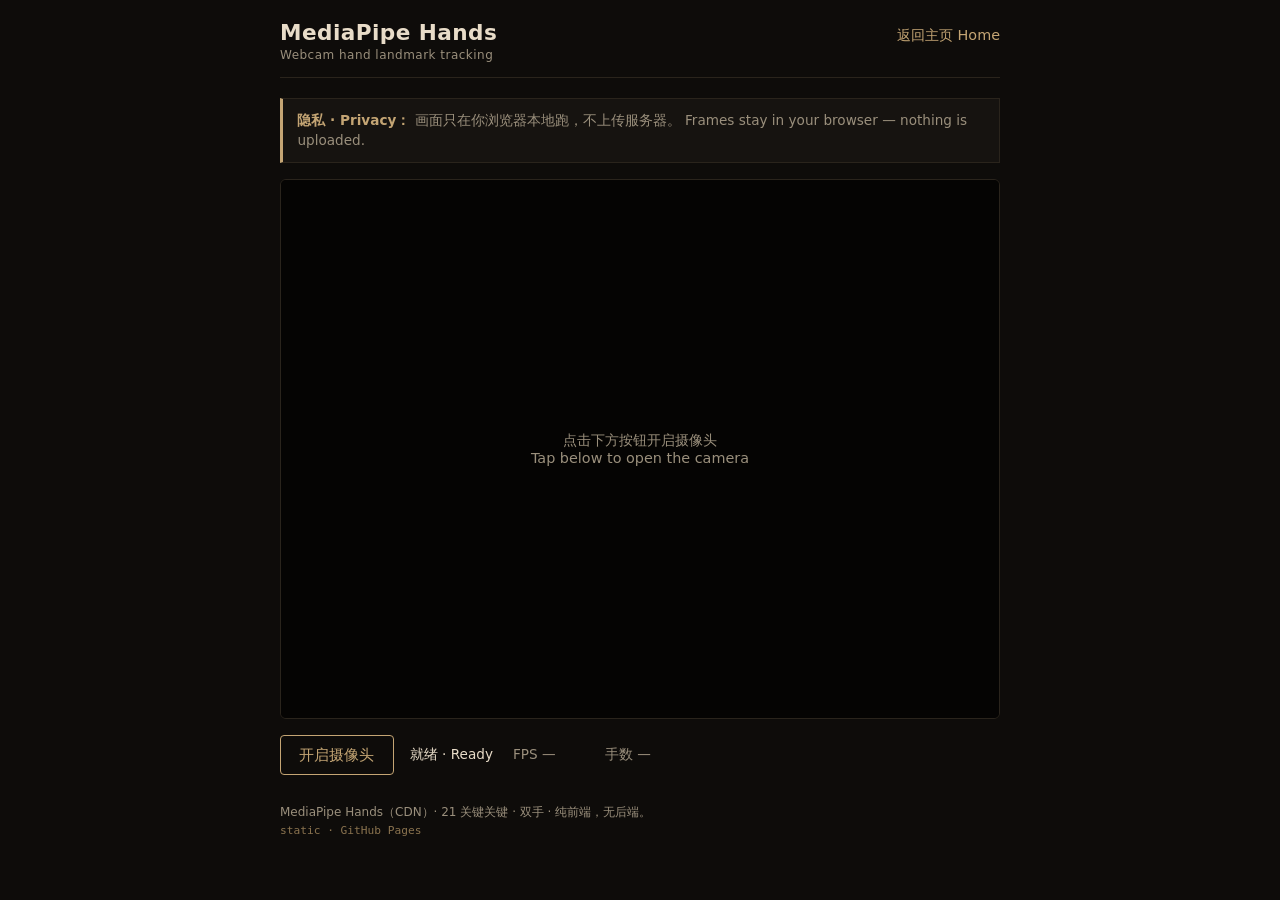
<file: mediapipe/index.html>
<!DOCTYPE html>
<html lang="zh-CN">
<head>
  <meta charset="UTF-8" />
  <meta name="viewport" content="width=device-width, initial-scale=1.0" />
  <meta name="theme-color" content="#0e0c0a" />
  <meta name="description" content="MediaPipe Hands — 浏览器本地手部关键点追踪。Webcam hand landmarks in your browser." />
  <title>MediaPipe Hands · 手部追踪</title>
  <style>
    :root {
      --bg: #0e0c0a;
      --bg-elev: #161310;
      --border: #2a241c;
      --copper: #c4a574;
      --copper-dim: #8a734f;
      --text: #e8dcc8;
      --muted: #9a8f7c;
      --danger: #d4726a;
      --ok: #8fbc8f;
      --font: "Segoe UI", "PingFang SC", "Hiragino Sans GB", "Noto Sans SC",
        "Microsoft YaHei", system-ui, sans-serif;
    }
    * { box-sizing: border-box; }
    html, body {
      margin: 0; padding: 0;
      background: var(--bg); color: var(--text);
      font-family: var(--font); min-height: 100%;
    }
    body {
      display: flex; flex-direction: column; align-items: center;
      padding: 1.25rem 1rem 2.5rem;
    }
    .wrap { width: 100%; max-width: 720px; }
    header {
      display: flex; flex-wrap: wrap; align-items: baseline;
      justify-content: space-between; gap: 0.75rem 1.25rem;
      margin-bottom: 1.25rem; border-bottom: 1px solid var(--border);
      padding-bottom: 0.9rem;
    }
    h1 {
      margin: 0; font-size: 1.35rem; font-weight: 600; letter-spacing: 0.02em;
    }
    h1 .en {
      display: block; font-size: 0.75rem; font-weight: 400;
      color: var(--muted); margin-top: 0.2rem; letter-spacing: 0.04em;
    }
    .back {
      color: var(--copper); text-decoration: none; font-size: 0.9rem;
      border-bottom: 1px solid transparent;
      transition: border-color 0.15s, color 0.15s;
    }
    .back:hover { color: var(--text); border-bottom-color: var(--copper-dim); }
    .privacy {
      background: var(--bg-elev); border: 1px solid var(--border);
      border-left: 3px solid var(--copper);
      padding: 0.7rem 0.9rem; font-size: 0.85rem; color: var(--muted);
      margin-bottom: 1rem; line-height: 1.5;
    }
    .privacy strong { color: var(--copper); font-weight: 600; }
    .stage {
      position: relative; width: 100%; background: #050403;
      border: 1px solid var(--border); border-radius: 6px; overflow: hidden;
      aspect-ratio: 4 / 3; display: flex; align-items: center; justify-content: center;
    }
    .stage.mirror video, .stage.mirror canvas#overlay { transform: scaleX(-1); }
    video, canvas#overlay {
      position: absolute; inset: 0; width: 100%; height: 100%;
      object-fit: contain; max-width: 100%;
    }
    video { background: #050403; }
    canvas#overlay { pointer-events: none; }
    .placeholder {
      color: var(--muted); font-size: 0.9rem; text-align: center;
      padding: 1.5rem; z-index: 1;
    }
    .controls {
      display: flex; flex-wrap: wrap; align-items: center;
      gap: 0.75rem 1rem; margin-top: 1rem;
    }
    button#start {
      appearance: none; border: 1px solid var(--copper); background: transparent;
      color: var(--copper); font: inherit; font-size: 0.95rem;
      padding: 0.55rem 1.15rem; border-radius: 4px; cursor: pointer;
      transition: background 0.15s, color 0.15s;
    }
    button#start:hover:not(:disabled) { background: var(--copper); color: var(--bg); }
    button#start:disabled { opacity: 0.45; cursor: not-allowed; }
    .meta {
      display: flex; flex-wrap: wrap; gap: 0.5rem 1.25rem;
      font-size: 0.85rem; color: var(--muted); flex: 1;
    }
    #status { color: var(--text); }
    #status.error { color: var(--danger); }
    #status.ok { color: var(--ok); }
    #fps { font-variant-numeric: tabular-nums; min-width: 4.5rem; }
    footer {
      margin-top: 1.75rem; font-size: 0.75rem; color: var(--muted); line-height: 1.5;
    }
    footer code { font-size: 0.7rem; color: var(--copper-dim); }
  </style>
</head>
<body>
  <div class="wrap">
    <header>
      <h1>
        MediaPipe Hands
        <span class="en" lang="en">Webcam hand landmark tracking</span>
      </h1>
      <a class="back" href="../">返回主页 <span lang="en">Home</span></a>
    </header>

    <p class="privacy">
      <strong>隐私 · Privacy：</strong>
      画面只在你浏览器本地跑，不上传服务器。
      <span lang="en">Frames stay in your browser — nothing is uploaded.</span>
    </p>

    <div class="stage" id="stage">
      <p class="placeholder" id="placeholder">点击下方按钮开启摄像头<br /><span lang="en">Tap below to open the camera</span></p>
      <video id="video" playsinline muted></video>
      <canvas id="overlay"></canvas>
    </div>

    <div class="controls">
      <button type="button" id="start">开启摄像头</button>
      <div class="meta">
        <span id="status">就绪 · Ready</span>
        <span id="fps">FPS —</span>
        <span id="hands">手数 —</span>
      </div>
    </div>

    <footer>
      MediaPipe Hands（CDN）· 21 关键关键 · 双手 ·
      纯前端，无后端。<br />
      <code>static · GitHub Pages</code>
    </footer>
  </div>

  <script type="module" src="./hands.js?v=20261024b"></script>
</body>
</html>
</file>
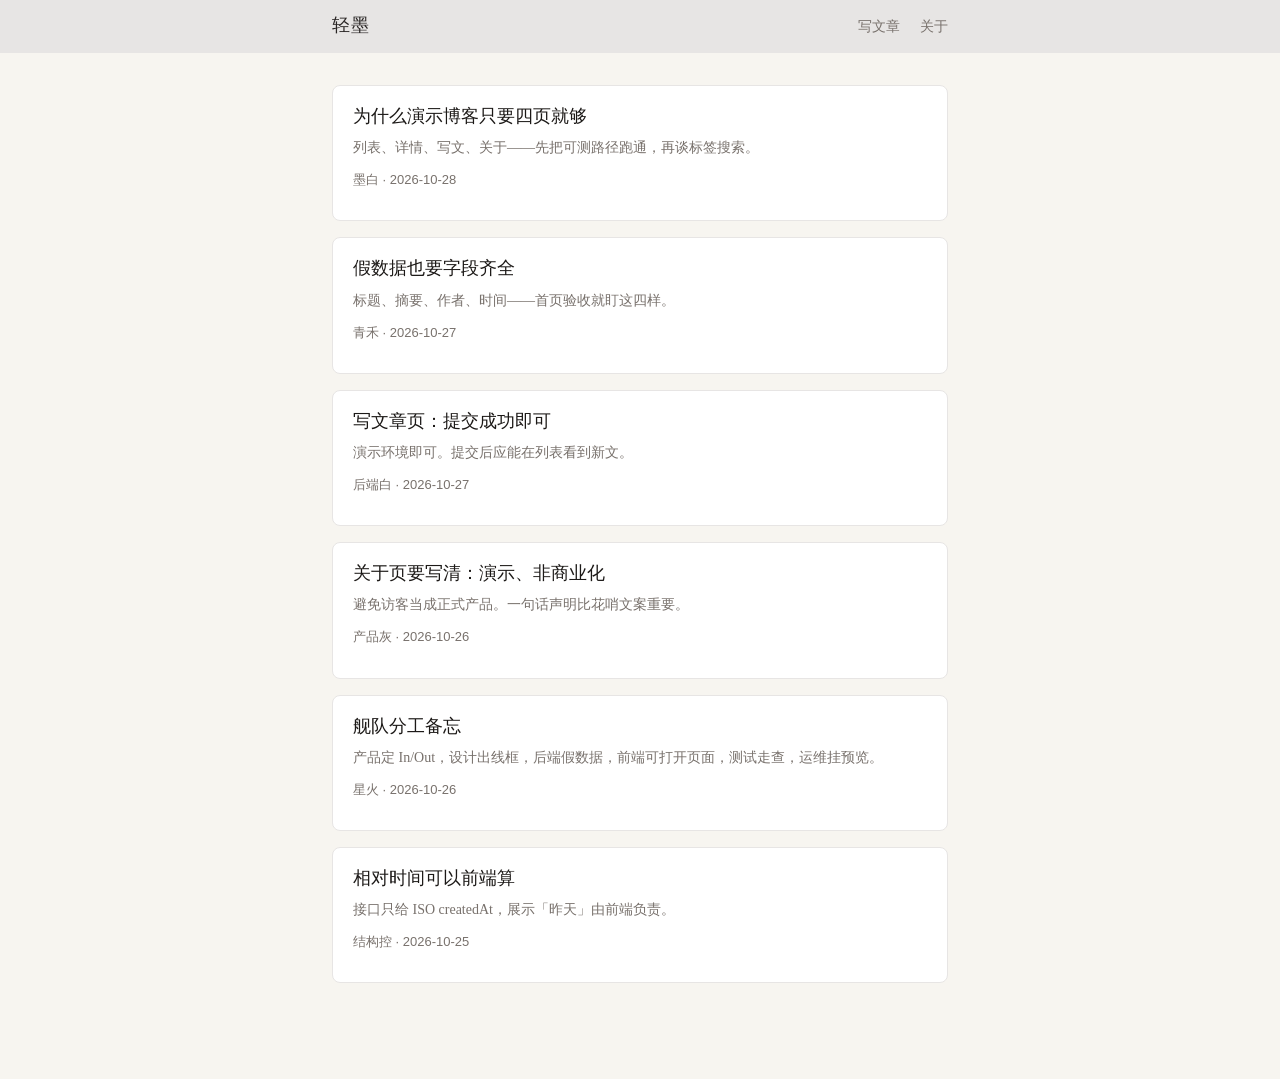
<file: qingmo/index.html>
<!doctype html>
<html lang="zh-CN">
  <head>
    <meta charset="UTF-8" />
    <link rel="icon" type="image/svg+xml" href="/qingmo/favicon.svg" />
    <meta name="viewport" content="width=device-width, initial-scale=1.0" />
    <title>轻墨</title>
    <script type="module" crossorigin src="/qingmo/assets/index-D6edojt5.js"></script>
    <link rel="stylesheet" crossorigin href="/qingmo/assets/index-CvY4ji7J.css">
  </head>
  <body>
    <div id="app"></div>
  </body>
</html>
</file>
<file: qingmo/assets/index-CvY4ji7J.css>
.top-nav[data-v-491b6f5d]{background:var(--brand-soft);border-bottom:1px solid var(--line);z-index:10;position:sticky;top:0}.top-nav__inner[data-v-491b6f5d]{max-width:var(--content-max);justify-content:space-between;align-items:center;height:52px;margin:0 auto;padding:0 20px;display:flex}@media (width>=768px){.top-nav__inner[data-v-491b6f5d]{padding:0 32px}}.top-nav__brand[data-v-491b6f5d]{font-family:var(--font-ui);color:var(--brand);letter-spacing:.04em;font-size:18px;font-weight:500;text-decoration:none}.top-nav__brand[data-v-491b6f5d]:hover{color:var(--accent);text-decoration:none}.top-nav__links[data-v-491b6f5d]{align-items:center;gap:20px;display:flex}.top-nav__link[data-v-491b6f5d]{font-family:var(--font-ui);color:var(--ink-muted);font-size:14px;text-decoration:none}.top-nav__link[data-v-491b6f5d]:hover,.top-nav__link.is-active[data-v-491b6f5d]{color:var(--accent);text-decoration:none}.post-card[data-v-c26e93cd]{background:var(--surface);border:1px solid var(--line);border-radius:var(--radius-card);margin-bottom:16px;padding:18px 20px;transition:border-color .15s}.post-card[data-v-c26e93cd]:hover{border-color:#d6d3d1}.post-card__title[data-v-c26e93cd]{margin:0 0 8px;font-size:18px;font-weight:500;line-height:1.4}.post-card__title a[data-v-c26e93cd]{color:var(--ink);text-decoration:none}.post-card__title a[data-v-c26e93cd]:hover{color:var(--accent)}.post-card__summary[data-v-c26e93cd]{color:var(--ink-muted);margin:0 0 10px;font-size:14px;line-height:1.5}.post-header[data-v-5ea72185]{border-bottom:1px solid var(--line);margin-bottom:20px;padding-bottom:16px}.post-header h1[data-v-5ea72185]{color:var(--ink);margin:0 0 10px;font-size:28px;font-weight:500;line-height:1.35}@media (width>=768px){.post-header h1[data-v-5ea72185]{font-size:32px}}.post-body[data-v-5ea72185]{white-space:pre-wrap;word-break:break-word;color:var(--ink);margin-bottom:32px;font-size:16px;line-height:1.75}.back-link[data-v-5ea72185]{display:inline-flex}.write-title[data-v-9b287a08]{margin:0 0 24px;font-size:24px;font-weight:500}.write-actions[data-v-9b287a08]{justify-content:flex-end;margin-top:8px;display:flex}.write-hint[data-v-9b287a08]{margin-top:24px}.about h1[data-v-ed106c04]{margin:0 0 12px;font-size:24px;font-weight:500}.tagline[data-v-ed106c04]{color:var(--ink-muted);margin:0 0 16px;font-size:15px}.about-body[data-v-ed106c04]{white-space:pre-wrap;margin:0 0 20px;line-height:1.75}.about-list[data-v-ed106c04]{color:var(--ink-muted);font-family:var(--font-ui);margin:0;padding-left:1.25em;font-size:14px;line-height:1.8}:root{--bg:#f7f5f0;--surface:#fff;--ink:#1c1917;--ink-muted:#78716c;--brand:#292524;--brand-soft:#e7e5e4;--line:#e7e5e4;--accent:#0f766e;--accent-hover:#0d9488;--danger:#b91c1c;--success:#166534;--radius-btn:6px;--radius-card:8px;--content-max:680px;--font-ui:"PingFang SC", "Noto Sans SC", "Helvetica Neue", sans-serif;--font-body:"PingFang SC", "Noto Serif SC", "Songti SC", "Noto Sans SC", serif}*,:before,:after{box-sizing:border-box}html,body{min-height:100%;margin:0;padding:0}body{font-family:var(--font-body);color:var(--ink);background:var(--bg);-webkit-font-smoothing:antialiased;font-size:16px;line-height:1.75}a{color:var(--accent);text-decoration:none}a:hover{color:var(--accent-hover);text-decoration:underline}button,input,textarea{font-family:var(--font-ui)}#app{flex-direction:column;min-height:100vh;display:flex}.page{width:100%;max-width:var(--content-max);margin:0 auto;padding:24px 20px 64px}@media (width>=768px){.page{padding:32px 32px 80px}}.btn{border-radius:var(--radius-btn);cursor:pointer;border:none;justify-content:center;align-items:center;gap:6px;padding:10px 20px;font-size:15px;font-weight:500;transition:background .15s,opacity .15s;display:inline-flex}.btn:disabled{opacity:.6;cursor:not-allowed}.btn-primary{background:var(--accent);color:#fff}.btn-primary:hover:not(:disabled){background:var(--accent-hover)}.btn-ghost{color:var(--ink-muted);background:0 0;padding:8px 0}.btn-ghost:hover:not(:disabled){color:var(--accent)}.field{flex-direction:column;gap:6px;margin-bottom:20px;display:flex}.field label{font-family:var(--font-ui);color:var(--ink);font-size:14px;font-weight:500}.field .required{color:var(--danger);margin-left:2px}.field input,.field textarea{border:1px solid var(--line);border-radius:var(--radius-btn);background:var(--surface);width:100%;color:var(--ink);outline:none;padding:10px 12px;font-size:15px;line-height:1.5;transition:border-color .15s}.field input:focus,.field textarea:focus{border-color:var(--accent)}.field textarea{resize:vertical;min-height:220px;font-family:var(--font-body);line-height:1.75}.field-error{font-family:var(--font-ui);color:var(--danger);font-size:13px}.meta{font-family:var(--font-ui);color:var(--ink-muted);font-size:13px;line-height:1.4}.state-msg{font-family:var(--font-ui);color:var(--ink-muted);text-align:center;padding:48px 16px;font-size:14px}.state-msg h2{color:var(--ink);margin:0 0 8px;font-size:18px;font-weight:500}.state-msg p{margin:0 0 16px}.toast{font-family:var(--font-ui);border-radius:var(--radius-btn);margin-bottom:16px;padding:10px 14px;font-size:14px}.toast-success{color:var(--success);background:#dcfce7}.toast-error{color:var(--danger);background:#fee2e2}
</file>
